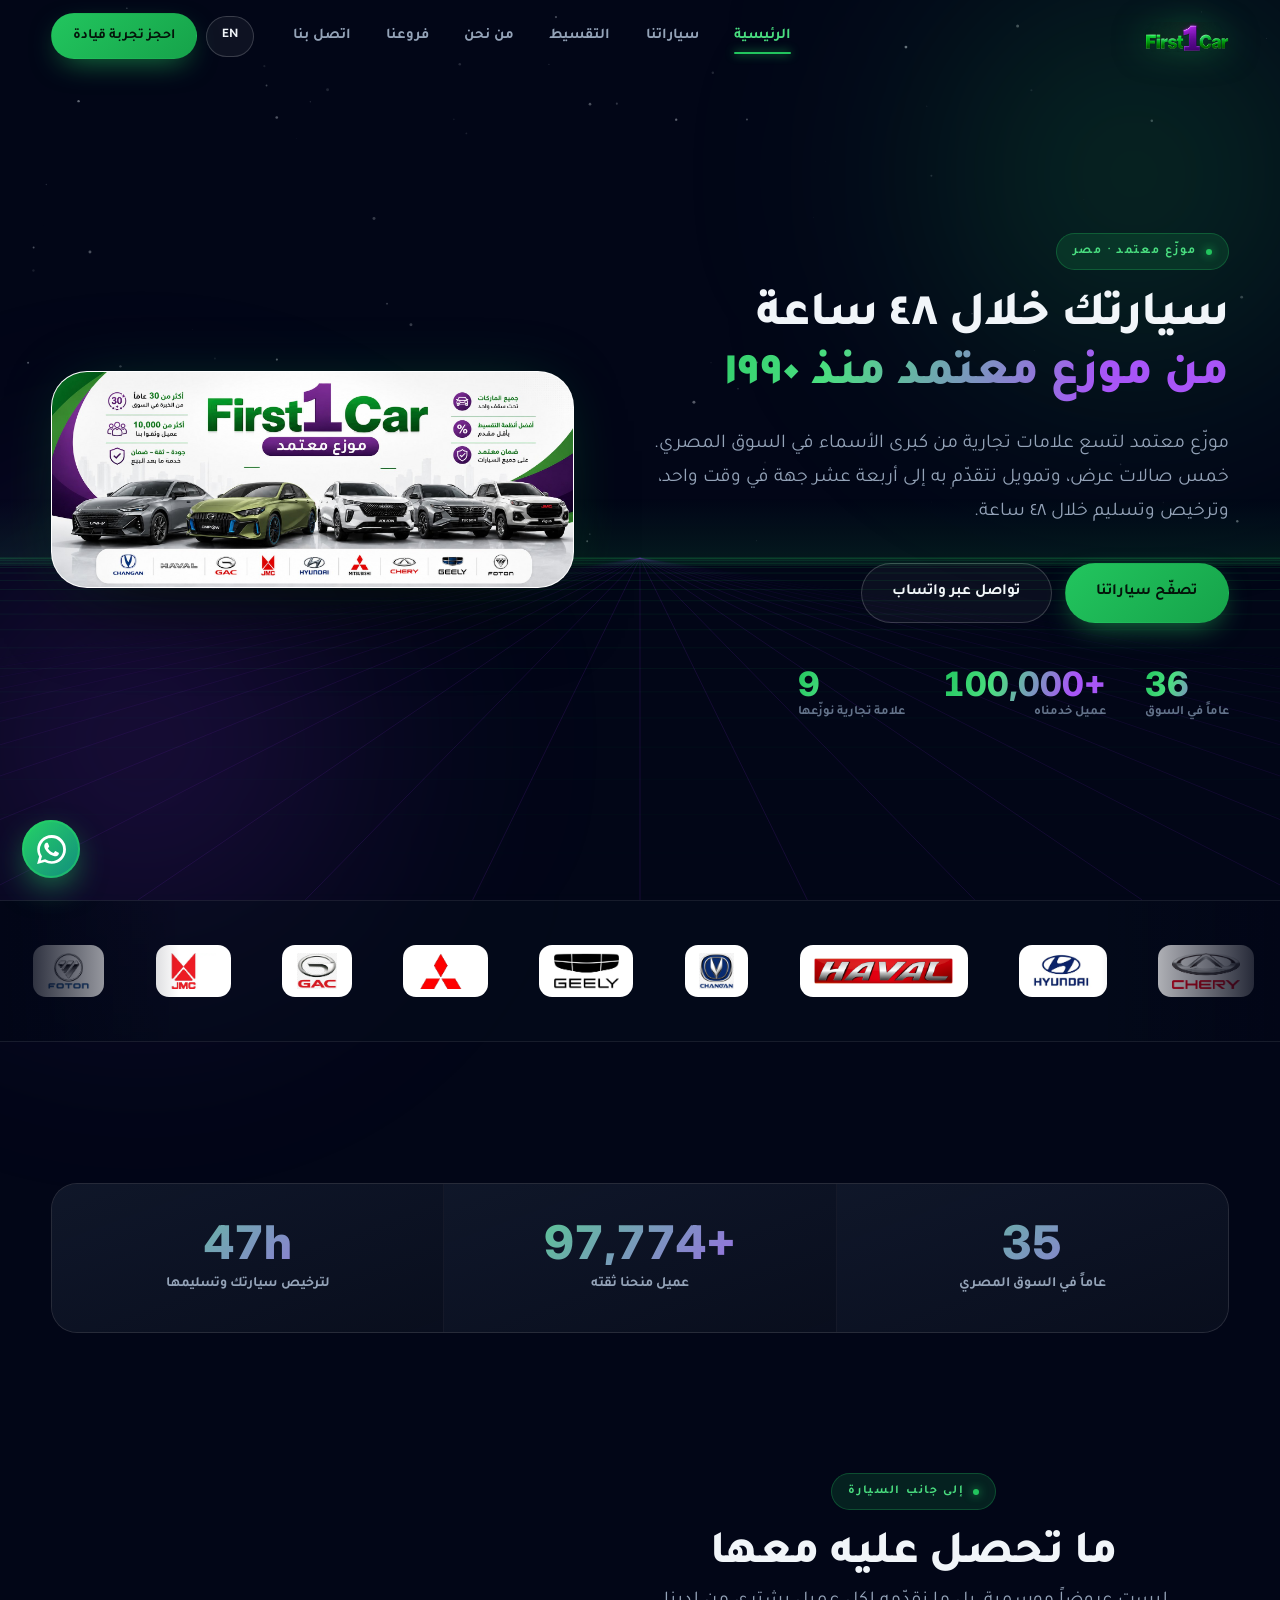
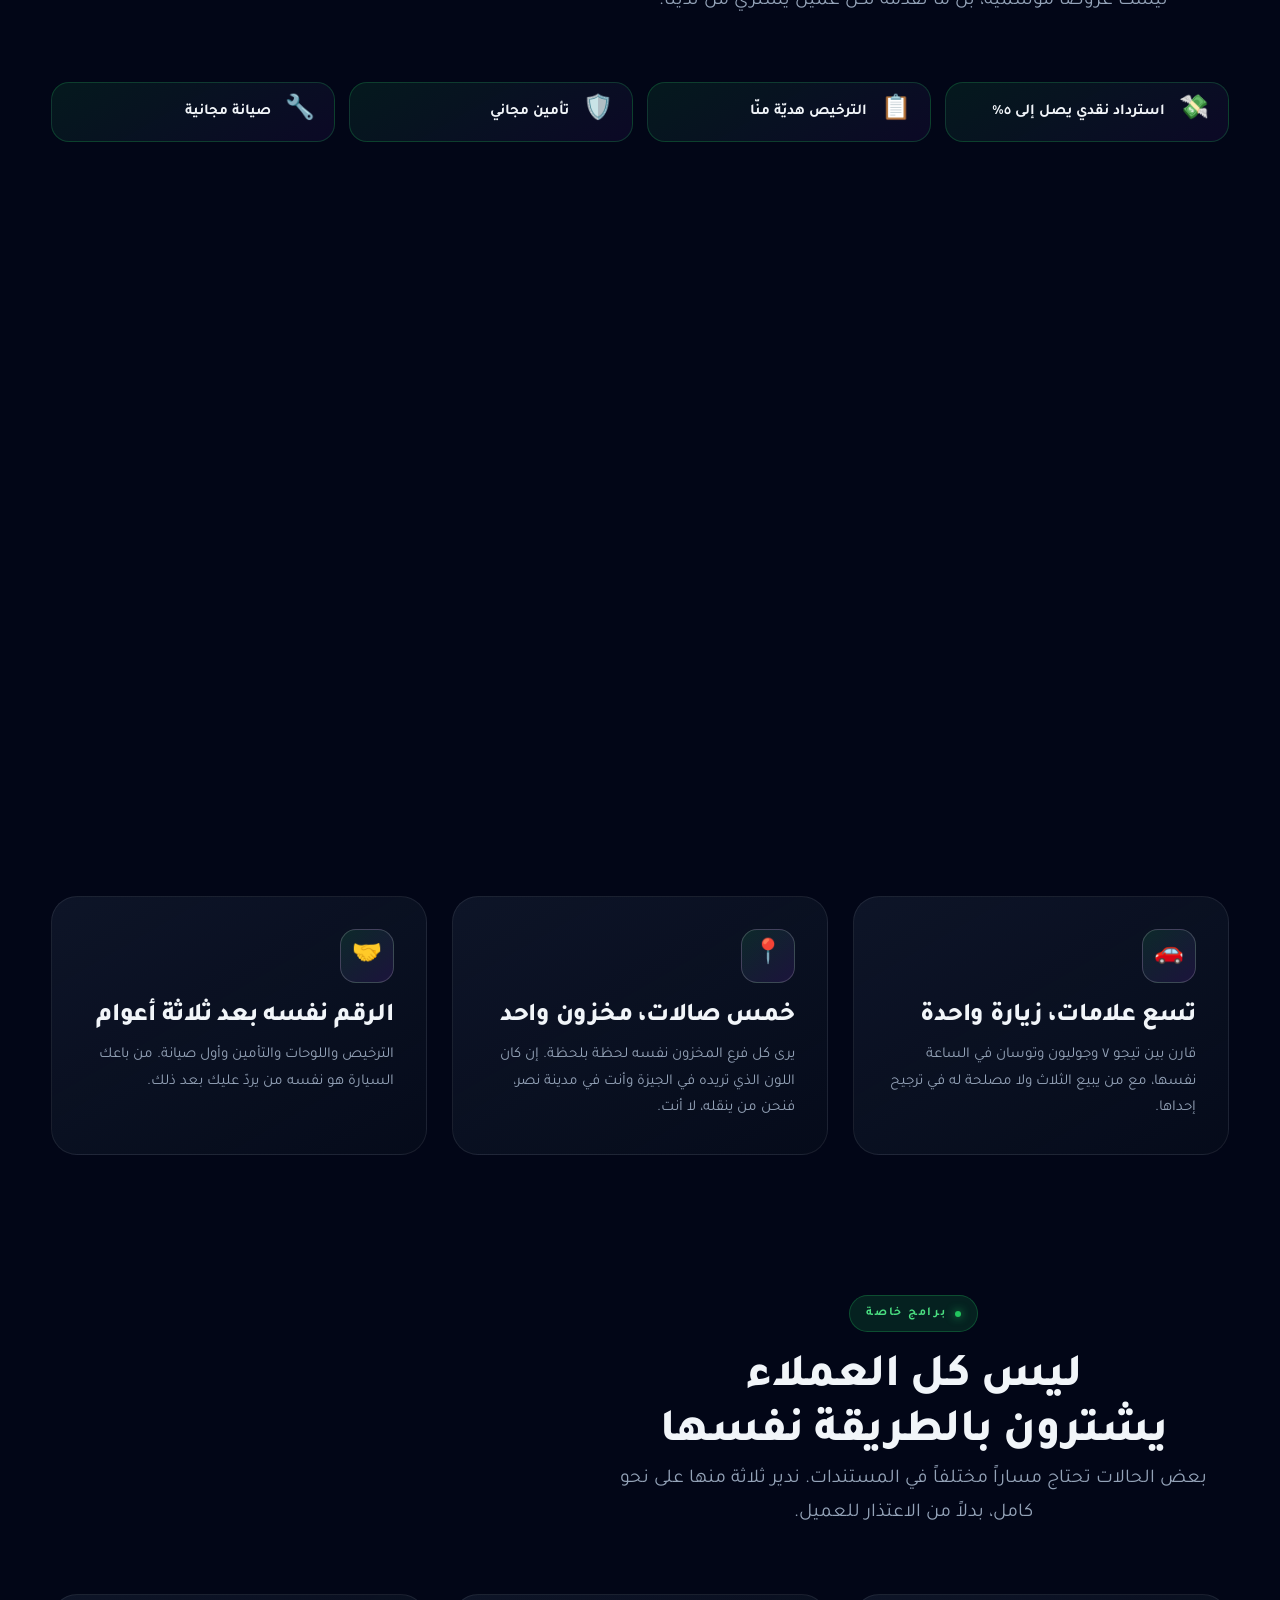
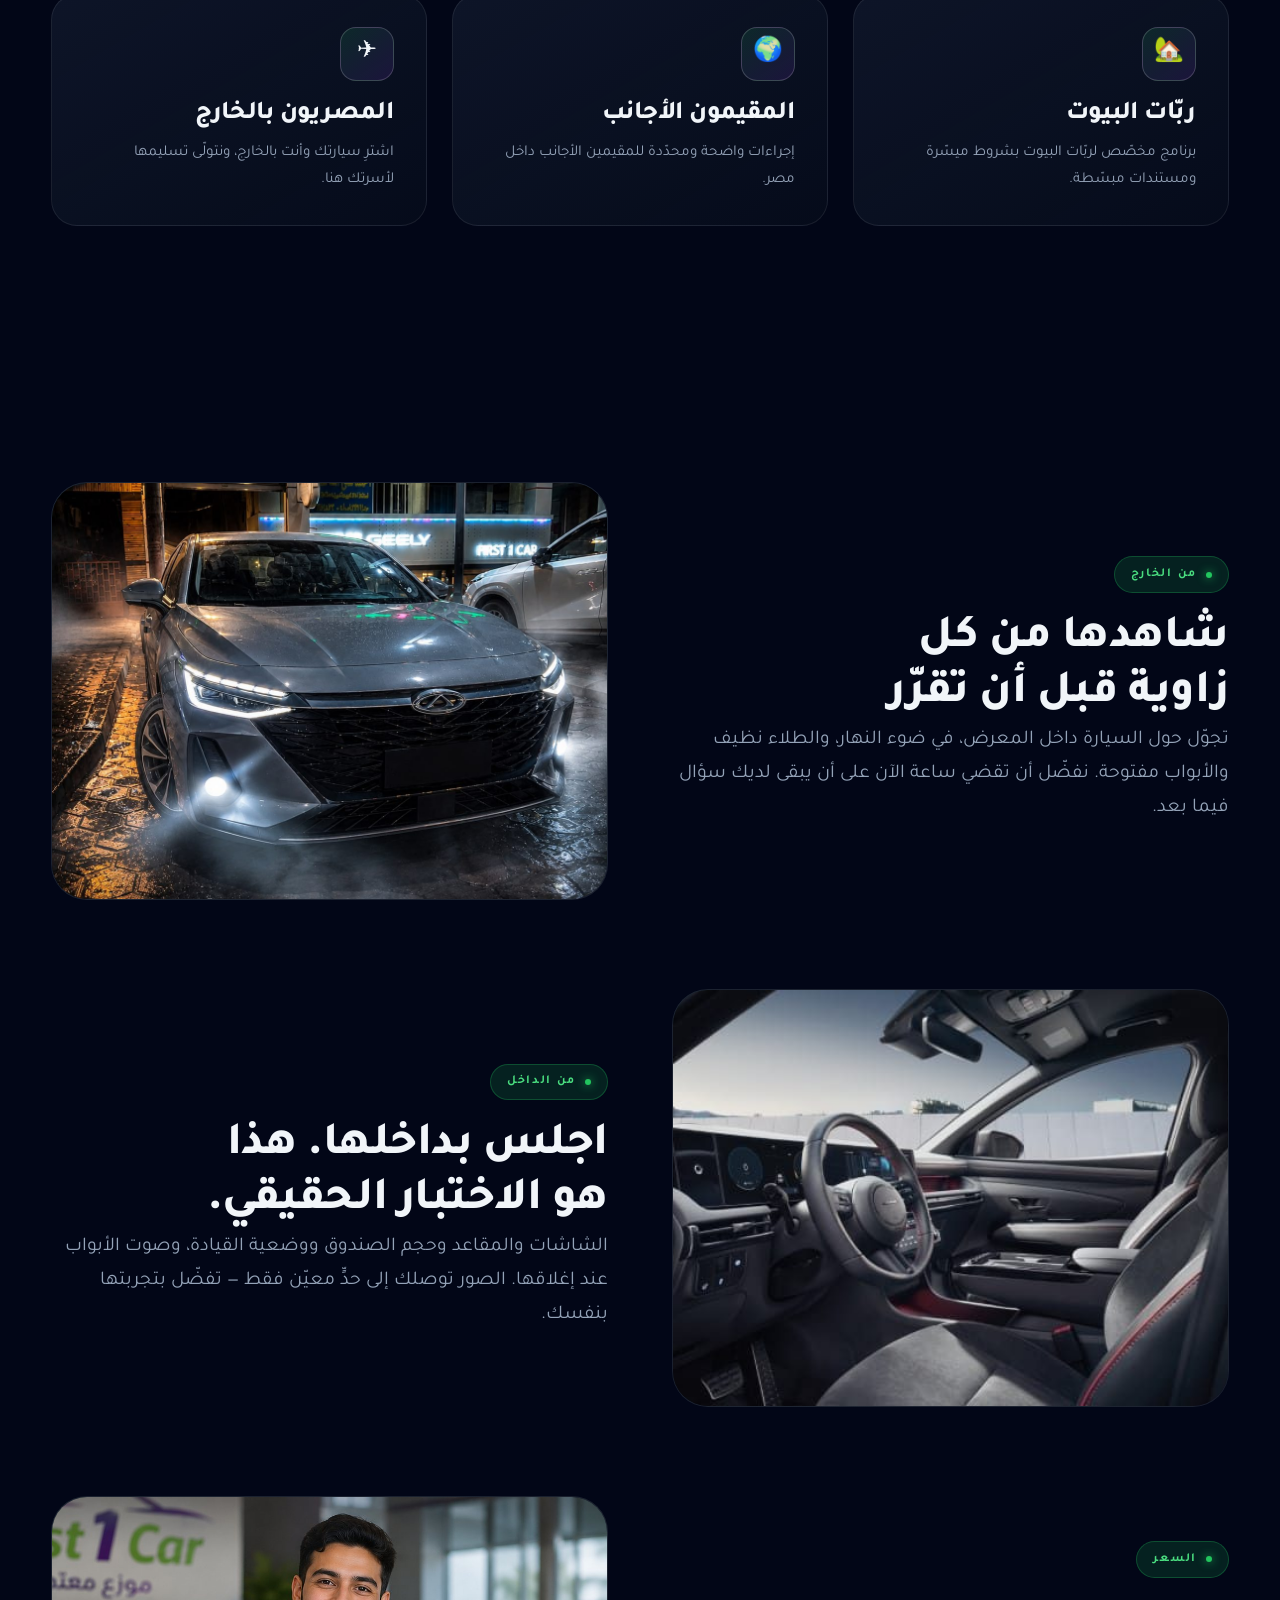
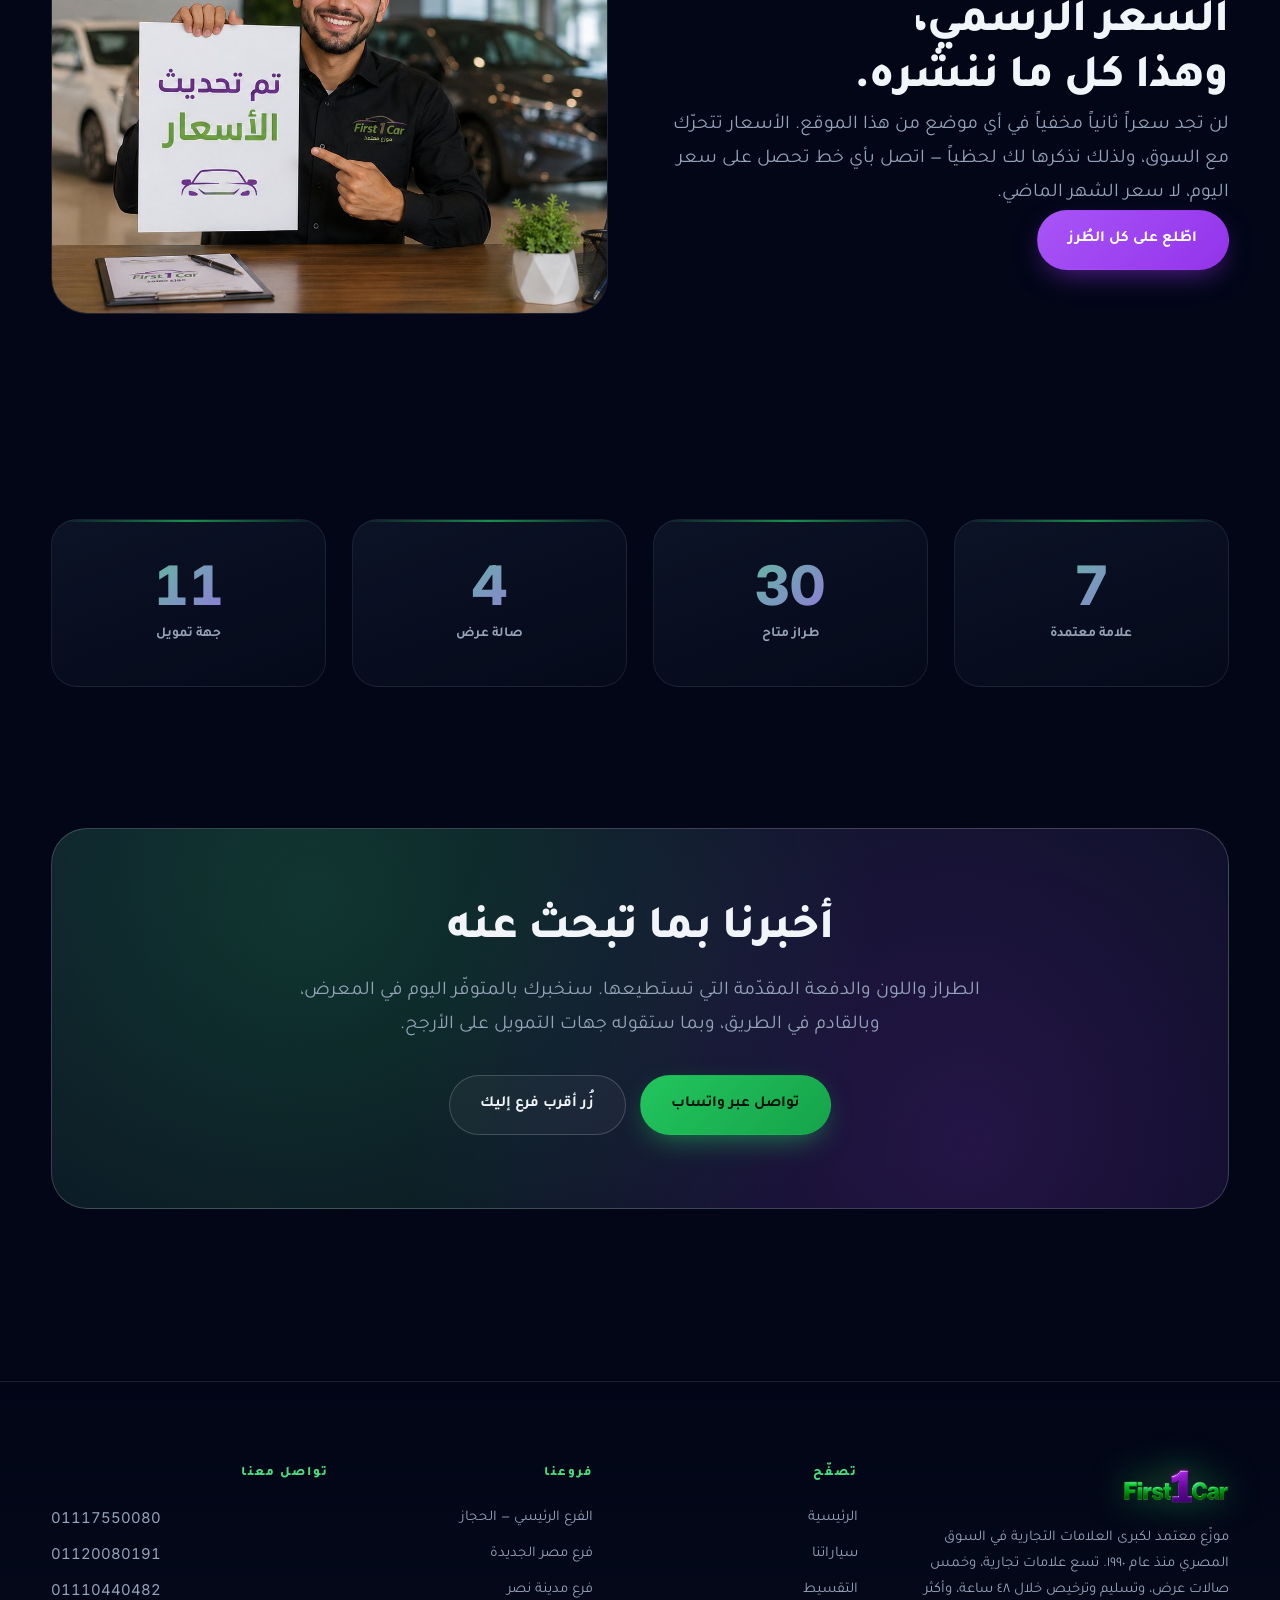
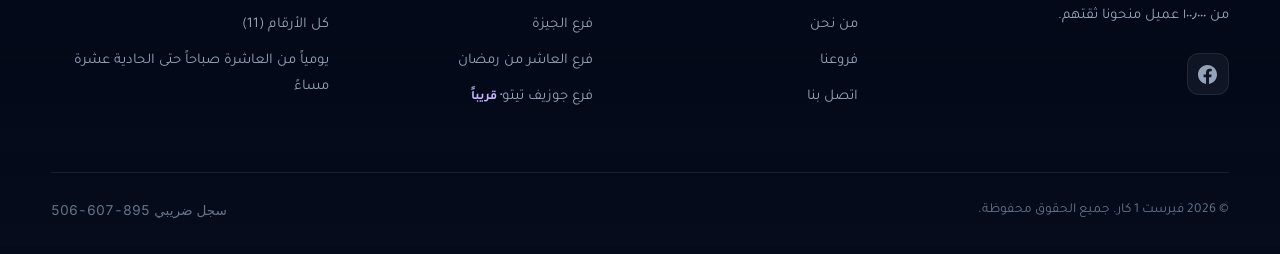
<file: index.html>
<!DOCTYPE html>
<html lang="ar" dir="rtl">
<head>
<meta charset="UTF-8">
<meta name="viewport" content="width=device-width,initial-scale=1,viewport-fit=cover">
<title>فيرست ١ كار — موزّع معتمد منذ ١٩٩٠ | First 1 Car</title>
<meta name="description" content="فيرست ١ كار — موزّع معتمد لكبرى العلامات التجارية في السوق المصري منذ عام ١٩٩٠. تسع علامات، وخمس صالات عرض، وتسليم وترخيص خلال ٤٨ ساعة، وتمويل من ١٤ جهة.">
<meta name="theme-color" content="#020617">

<meta property="og:type" content="website">
<meta property="og:title" content="فيرست ١ كار — موزّع معتمد منذ عام ١٩٩٠">
<meta property="og:description" content="تسع علامات تجارية، وخمس صالات عرض، وتسليم وترخيص خلال ٤٨ ساعة، وأكثر من ١٠٠٫٠٠٠ عميل.">
<meta property="og:image" content="assets/img/brand-lineup.jpg">
<meta name="twitter:card" content="summary_large_image">

<link rel="icon" href="assets/img/logo.png">
<link rel="preconnect" href="https://fonts.googleapis.com">
<link rel="preconnect" href="https://fonts.gstatic.com" crossorigin>
<link href="https://fonts.googleapis.com/css2?family=Inter:wght@400;500;600;700;800&family=Tajawal:wght@400;500;700;800&display=swap" rel="stylesheet">
<style>
/* Critical fallback, inline on purpose: if the external stylesheets fail to
   load (a partial upload, a bad path) the page still renders dark and
   readable instead of as a bare white document. */
html{background:#020617}
body{margin:0;background:#020617;color:#f1f5f9;
     font-family:'Tajawal',Tahoma,Arial,sans-serif;line-height:1.75}
img{max-width:100%;display:block}
</style>
<link rel="stylesheet" href="assets/css/base.css">
<link rel="stylesheet" href="assets/css/components.css">
<link rel="stylesheet" href="assets/css/pages.css">
</head>
<body>

<canvas id="bg-canvas"></canvas>
<div class="bg-orb g"></div>
<div class="bg-orb v"></div>

<div id="site-header"></div>

<main>

  <!-- ═══ HERO ═══════════════════════════════════════════════════════ -->
  <section class="hero">
    <div class="hero-inner">

      <div class="hero-copy">
        <span class="eyebrow" data-en="Authorised distributor · Egypt">موزّع معتمد · مصر</span>

        <h1>
          <span class="line"><span data-en="Your car in 48 hours">سيارتك خلال ٤٨ ساعة</span></span>
          <span class="line"><span class="grad" data-en="from a distributor since 1990">من موزّع معتمد منذ ١٩٩٠</span></span>
        </h1>

        <p class="lead" data-en="An authorised distributor for nine of the leading brands in the Egyptian market. Five showrooms, financing filed with fourteen banks at once, and licensing and delivery within 48 hours.">
          موزّع معتمد لتسع علامات تجارية من كبرى الأسماء في السوق المصري. خمس صالات عرض،
          وتمويل نتقدّم به إلى أربعة عشر جهة في وقت واحد، وترخيص وتسليم خلال ٤٨ ساعة.
        </p>

        <div class="hero-cta">
          <a class="btn btn-primary" href="cars.html" data-en="Browse our cars">تصفّح سياراتنا</a>
          <a class="btn btn-ghost js-wa" href="#" data-en="Ask on WhatsApp">تواصل عبر واتساب</a>
        </div>

        <div class="hero-trust">
          <div>
            <b class="num grad" data-count="36" data-suffix="">0</b>
            <small data-en="Years in the market">عاماً في السوق</small>
          </div>
          <div>
            <b class="num grad" data-count="100000" data-suffix="+">0</b>
            <small data-en="Customers served">عميل خدمناه</small>
          </div>
          <div>
            <b class="num grad" data-count="9" data-suffix="">0</b>
            <small data-en="Brands we distribute">علامة تجارية نوزّعها</small>
          </div>
        </div>
      </div>

      <div class="hero-stage">
        <div class="streaks">
          <span class="streak" style="top:28%;inset-inline-start:0;width:40%;animation-delay:0s"></span>
          <span class="streak" style="top:52%;inset-inline-start:0;width:55%;animation-delay:.9s"></span>
          <span class="streak" style="top:71%;inset-inline-start:0;width:32%;animation-delay:1.7s"></span>
        </div>
        <img class="car-art" src="assets/img/car-hero.svg" alt="" width="800" height="400">
        <div class="car-pad"></div>
      </div>

    </div>

    <div class="scroll-hint">
      <i></i>
      <span data-en="Scroll">تابع للأسفل</span>
    </div>
  </section>

  <!-- ═══ BRAND MARQUEE ══════════════════════════════════════════════ -->
  <div class="marquee-wrap">
    <div class="marquee" id="marquee"></div>
  </div>

  <!-- ═══ CREDENTIALS ════════════════════════════════════════════════ -->
  <section class="section">
    <div class="shell">
      <div class="creds reveal">
        <div class="cred">
          <b class="num" data-count="36" data-suffix="">0</b>
          <small data-en="Years in the Egyptian market">عاماً في السوق المصري</small>
        </div>
        <div class="cred">
          <b class="num" data-count="100000" data-suffix="+">0</b>
          <small data-en="Customers who trusted us">عميل منحنا ثقته</small>
        </div>
        <div class="cred">
          <b class="num" data-count="48" data-suffix="h">0</b>
          <small data-en="To licence and deliver your car">لترخيص سيارتك وتسليمها</small>
        </div>
      </div>
    </div>
  </section>

  <!-- ═══ WHAT YOU GET ═══════════════════════════════════════════════ -->
  <section class="section" style="padding-top:0">
    <div class="shell">
      <div class="section-head center reveal">
        <span class="eyebrow" data-en="Alongside the car">إلى جانب السيارة</span>
        <h2 data-en="What comes with it">ما تحصل عليه معها</h2>
        <p class="lead" data-en="These are not seasonal gimmicks. They are what we put on the table for every customer who buys from us.">
          ليست عروضاً موسمية، بل ما نقدّمه لكل عميل يشتري من لدينا.
        </p>
      </div>
      <div class="perks reveal" id="perks"></div>
    </div>
  </section>

  <!-- ═══ WHY US ═════════════════════════════════════════════════════ -->
  <section class="section" style="padding-top:0">
    <div class="shell">
      <div class="section-head center reveal">
        <span class="eyebrow" data-en="Why First 1 Car">لماذا فيرست ١ كار</span>
        <h2 data-en="Thirty-six years serving the Egyptian market">ستة وثلاثون عاماً في خدمة السوق المصري</h2>
        <p class="lead" data-en="In this market, showrooms open and close every season. We have been here since 1990, and we still answer the same telephone numbers.">
          في هذا السوق تُفتتح معارض وتُغلق كل موسم. نحن هنا منذ عام ١٩٩٠،
          وما زلنا نردّ على أرقام الهاتف نفسها.
        </p>
      </div>

      <div class="grid grid-3">
        <article class="card reveal">
          <div class="f-icon">📜</div>
          <h3 data-en="Authorised, not a broker">موزّع معتمد، لا وسيط</h3>
          <p data-en="We are an authorised distributor for the brands we sell. The car reaches you through the agency, with the agency's warranty and its service book.">
            نحن موزّع معتمد للعلامات التي نبيعها. تصلك السيارة عن طريق الوكيل،
            بضمان الوكيل ودفتر الصيانة الرسمي.
          </p>
        </article>

        <article class="card reveal" data-delay="1">
          <div class="f-icon">⚡</div>
          <h3 data-en="Licensed and delivered in 48 hours">ترخيص وتسليم خلال ٤٨ ساعة</h3>
          <p data-en="Not &quot;soon&quot;, not &quot;next week&quot;. Two days from signature to plates on the car, for anything we hold in stock.">
            ليس «قريباً» ولا «الأسبوع القادم». يومان من التوقيع حتى تركيب اللوحات،
            لأي سيارة متوفّرة لدينا.
          </p>
        </article>

        <article class="card reveal" data-delay="2">
          <div class="f-icon">🏦</div>
          <h3 data-en="Fourteen banks, filed in parallel">أربعة عشر جهة تمويل، في آنٍ واحد</h3>
          <p data-en="One set of documents goes to all of them together. Every answer comes back to you and you choose the best, instead of waiting in a single queue.">
            مجموعة مستندات واحدة تُقدَّم إليها جميعاً معاً. تصلك كل الردود فتختار أفضلها،
            بدلاً من الانتظار في طابور واحد.
          </p>
        </article>

        <article class="card reveal">
          <div class="f-icon">🚗</div>
          <h3 data-en="Nine brands, one visit">تسع علامات، زيارة واحدة</h3>
          <p data-en="Compare a Tiggo 7 against a Jolion against a Tucson in the same hour, with someone who sells all three and has no reason to steer you towards one.">
            قارن بين تيجو ٧ وجوليون وتوسان في الساعة نفسها، مع من يبيع الثلاث
            ولا مصلحة له في ترجيح إحداها.
          </p>
        </article>

        <article class="card reveal" data-delay="1">
          <div class="f-icon">📍</div>
          <h3 data-en="Five showrooms, one stock list">خمس صالات، مخزون واحد</h3>
          <p data-en="Every branch sees the same live stock. If the colour you want is in Giza and you are in Nasr City, we are the ones who move it, not you.">
            يرى كل فرع المخزون نفسه لحظة بلحظة. إن كان اللون الذي تريده في الجيزة
            وأنت في مدينة نصر، فنحن من ينقله، لا أنت.
          </p>
        </article>

        <article class="card reveal" data-delay="2">
          <div class="f-icon">🤝</div>
          <h3 data-en="The same number, three years later">الرقم نفسه بعد ثلاثة أعوام</h3>
          <p data-en="Licensing, plates, insurance, the first service. The person who sold you the car is the one who answers afterwards.">
            الترخيص واللوحات والتأمين وأول صيانة. من باعك السيارة هو نفسه
            من يردّ عليك بعد ذلك.
          </p>
        </article>
      </div>
    </div>
  </section>

  <!-- ═══ PROGRAMMES ═════════════════════════════════════════════════ -->
  <section class="section" style="padding-top:0">
    <div class="shell">
      <div class="section-head center reveal">
        <span class="eyebrow" data-en="Special programmes">برامج خاصة</span>
        <h2 data-en="Not everyone buys a car the same way">ليس كل العملاء يشترون بالطريقة نفسها</h2>
        <p class="lead" data-en="Some cases need a different route through the paperwork. We run three of them properly, instead of turning people away.">
          بعض الحالات تحتاج مساراً مختلفاً في المستندات. ندير ثلاثة منها على نحو كامل،
          بدلاً من الاعتذار للعميل.
        </p>
      </div>
      <div class="grid grid-3" id="programs"></div>
    </div>
  </section>

  <!-- ═══ SHOWCASE ═══════════════════════════════════════════════════ -->
  <section class="showcase">
    <div class="shell">

      <div class="showcase-row reveal">
        <div class="showcase-copy">
          <span class="eyebrow" data-en="The exterior">من الخارج</span>
          <h2 data-en="Every angle, before you commit">شاهدها من كل زاوية قبل أن تقرّر</h2>
          <p class="lead" data-en="Walk around the car in the showroom, in daylight, with the paint clean and the doors open. We would rather you spend an hour now than be left with a question later.">
            تجوّل حول السيارة داخل المعرض، في ضوء النهار، والطلاء نظيف والأبواب مفتوحة.
            نفضّل أن تقضي ساعة الآن على أن يبقى لديك سؤال فيما بعد.
          </p>
        </div>
        <div class="showcase-media" data-photo="exterior">
          <div class="ph"><div class="ph-inner"><span>🚘</span>
            <small data-en="Exterior photo — set photos.exterior in data.js">صورة السيارة من بره — حدّد photos.exterior في data.js</small>
          </div></div>
        </div>
      </div>

      <div class="showcase-row reveal">
        <div class="showcase-copy">
          <span class="eyebrow" data-en="The interior">من الداخل</span>
          <h2 data-en="Sit in it. That is the real test.">اجلس بداخلها. هذا هو الاختبار الحقيقي.</h2>
          <p class="lead" data-en="Screens, seats, boot space, the driving position, the sound of the doors as they close. Photographs take you only so far — come and try it.">
            الشاشات والمقاعد وحجم الصندوق ووضعية القيادة، وصوت الأبواب عند إغلاقها.
            الصور توصلك إلى حدٍّ معيّن فقط — تفضّل بتجربتها بنفسك.
          </p>
        </div>
        <div class="showcase-media" data-photo="interior">
          <div class="ph"><div class="ph-inner"><span>🪑</span>
            <small data-en="Interior photo — set photos.interior in data.js">صورة من جوه — حدّد photos.interior في data.js</small>
          </div></div>
        </div>
      </div>

      <div class="showcase-row reveal">
        <div class="showcase-copy">
          <span class="eyebrow" data-en="The price">السعر</span>
          <h2 data-en="The official price. That is all we publish.">السعر الرسمي، وهذا كل ما ننشره.</h2>
          <p class="lead" data-en="You will not find a second price hidden anywhere on this site. Prices move with the market, so we quote them live — call any line and you receive today's figure, not last month's.">
            لن تجد سعراً ثانياً مخفياً في أي موضع من هذا الموقع. الأسعار تتحرّك مع السوق،
            ولذلك نذكرها لك لحظياً — اتصل بأي خط تحصل على سعر اليوم، لا سعر الشهر الماضي.
          </p>
          <a class="btn btn-violet" href="cars.html" data-en="See all the models">اطّلع على كل الطُرز</a>
        </div>
        <div class="showcase-media" data-photo="showroom">
          <div class="ph"><div class="ph-inner"><span>🏷️</span>
            <small data-en="Showroom photo — set photos.showroom in data.js">صورة المعرض — حدّد photos.showroom في data.js</small>
          </div></div>
        </div>
      </div>

    </div>
  </section>

  <!-- ═══ STATS ══════════════════════════════════════════════════════ -->
  <section class="section" style="padding-top:0">
    <div class="shell">
      <div class="grid grid-4" id="stats"></div>
    </div>
  </section>

  <!-- ═══ CTA ════════════════════════════════════════════════════════ -->
  <section class="section" style="padding-top:0">
    <div class="shell">
      <div class="cta-band reveal">
        <h2 data-en="Tell us what you are looking for">أخبرنا بما تبحث عنه</h2>
        <p class="lead" data-en="The model, the colour, and the down payment you can manage. We will tell you what is on the floor today, what is on its way, and what the banks are likely to say.">
          الطراز واللون والدفعة المقدّمة التي تستطيعها. سنخبرك بالمتوفّر اليوم في المعرض،
          وبالقادم في الطريق، وبما ستقوله جهات التمويل على الأرجح.
        </p>
        <div class="hero-cta">
          <a class="btn btn-primary js-wa" href="#" data-en="Chat on WhatsApp">تواصل عبر واتساب</a>
          <a class="btn btn-ghost" href="branches.html" data-en="Visit a showroom">زُر أقرب فرع إليك</a>
        </div>
      </div>
    </div>
  </section>

</main>

<div id="site-footer"></div>

<script src="assets/js/data.js"></script>
<script src="assets/js/site.js"></script>
<script src="assets/js/bg.js"></script>
<script>
/* perks, programmes and the stat row all read straight from SITE */
(function () {
  var esc = window.esc, tr = window.tr;

  function render() {
    var lang = window.currentLang();

    document.getElementById('perks').innerHTML = SITE.perks.map(function (p) {
      return '<div class="perk"><span>' + p.icon + '</span><b>' + esc(tr(p)) + '</b></div>';
    }).join('');

    document.getElementById('programs').innerHTML = SITE.programs.map(function (p, i) {
      return '<article class="card reveal in"' + (i ? ' data-delay="' + i + '"' : '') + '>' +
               '<div class="f-icon">' + p.icon + '</div>' +
               '<h3>' + esc(tr(p)) + '</h3>' +
               '<p>' + esc(lang === 'ar' ? p.dar : p.den) + '</p>' +
             '</article>';
    }).join('');

    var st = SITE.stats;
    var cells = [
      [st.brands,   { ar: 'علامة معتمدة',   en: 'Authorised brands' }],
      [st.models,   { ar: 'طراز متاح',      en: 'Models available' }],
      [st.branches, { ar: 'صالة عرض',      en: 'Showrooms' }],
      [st.banks,    { ar: 'جهة تمويل',     en: 'Finance partners' }]
    ];
    document.getElementById('stats').innerHTML = cells.map(function (c, i) {
      return '<div class="stat reveal in"' + (i ? ' data-delay="' + i + '"' : '') + '>' +
               '<b class="num" data-count="' + c[0] + '">0</b>' +
               '<small>' + esc(tr(c[1])) + '</small>' +
             '</div>';
    }).join('');

    // the shared counter observer only saw the markup that existed at boot
    document.querySelectorAll('#stats [data-count]').forEach(function (el) {
      el.textContent = Number(el.dataset.count).toLocaleString('en-US');
    });
  }

  document.addEventListener('langchange', render);
  render();
})();
</script>
</body>
</html>
</file>
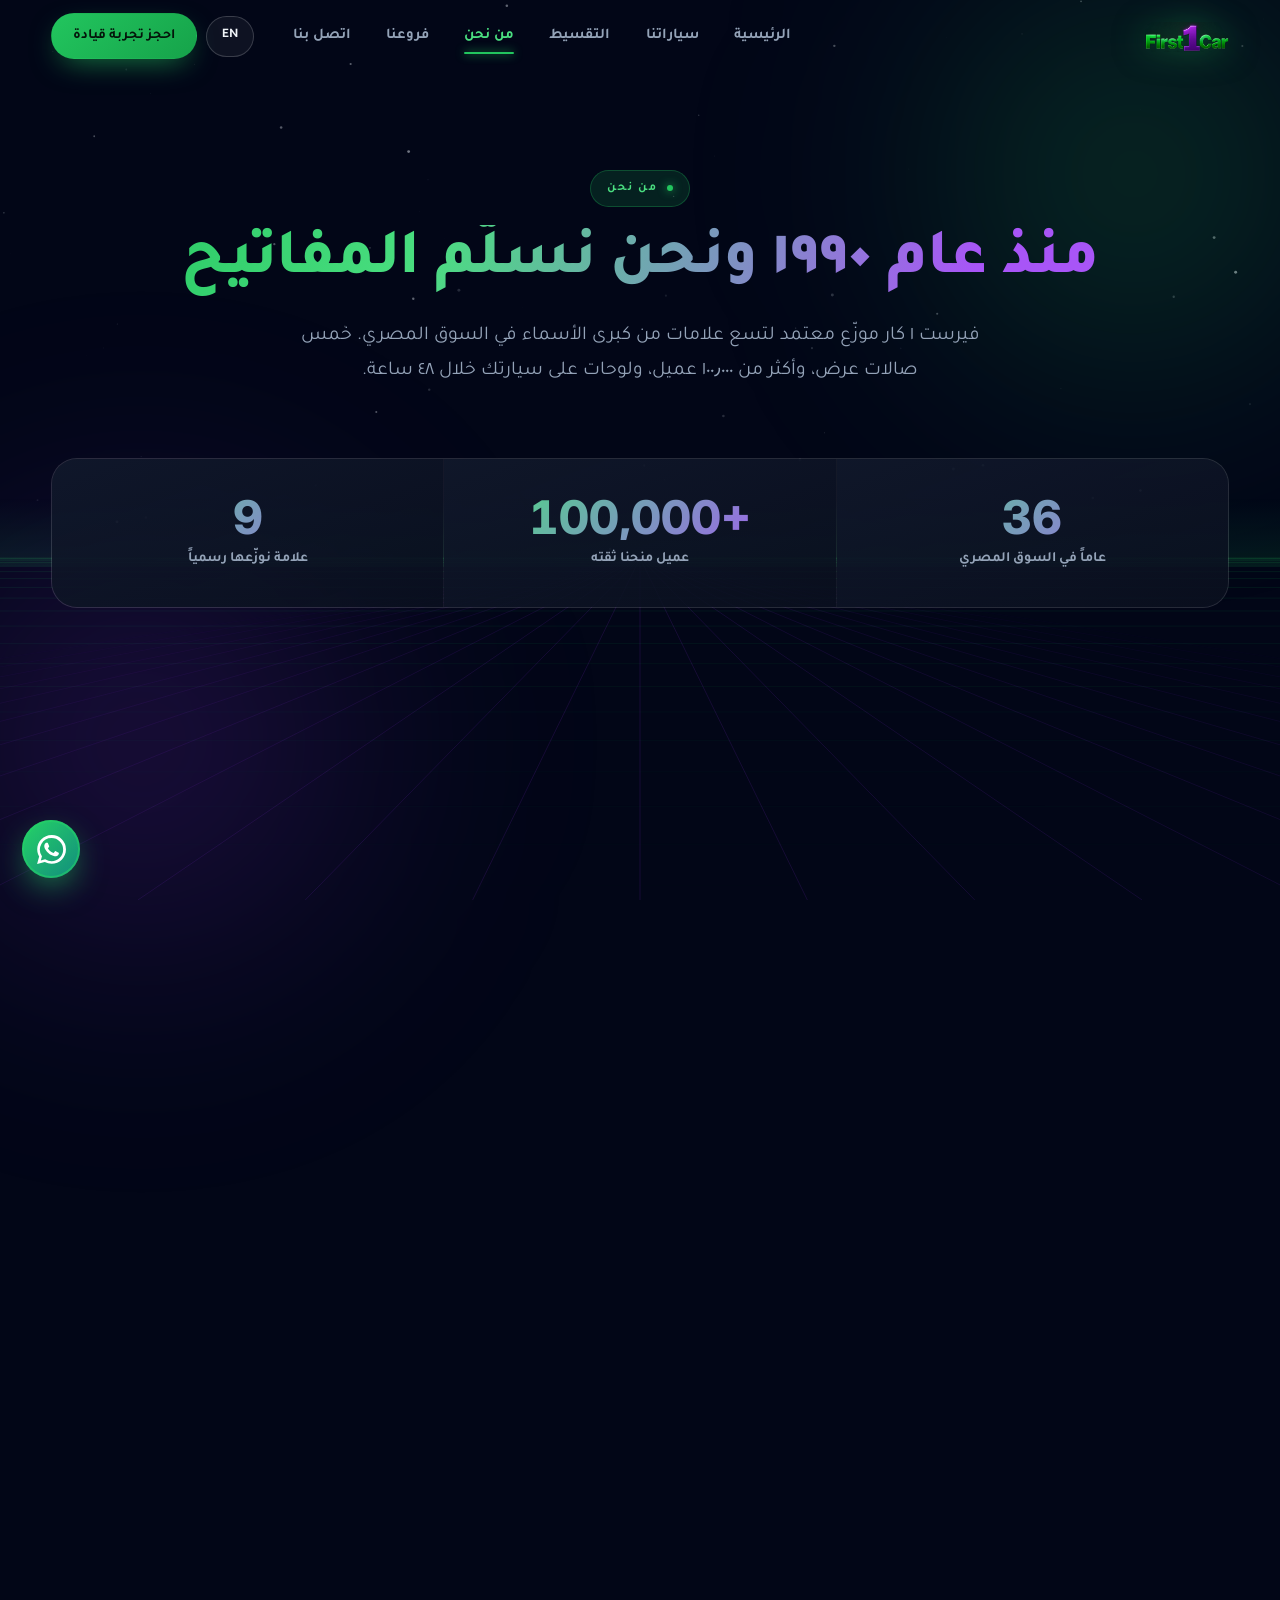
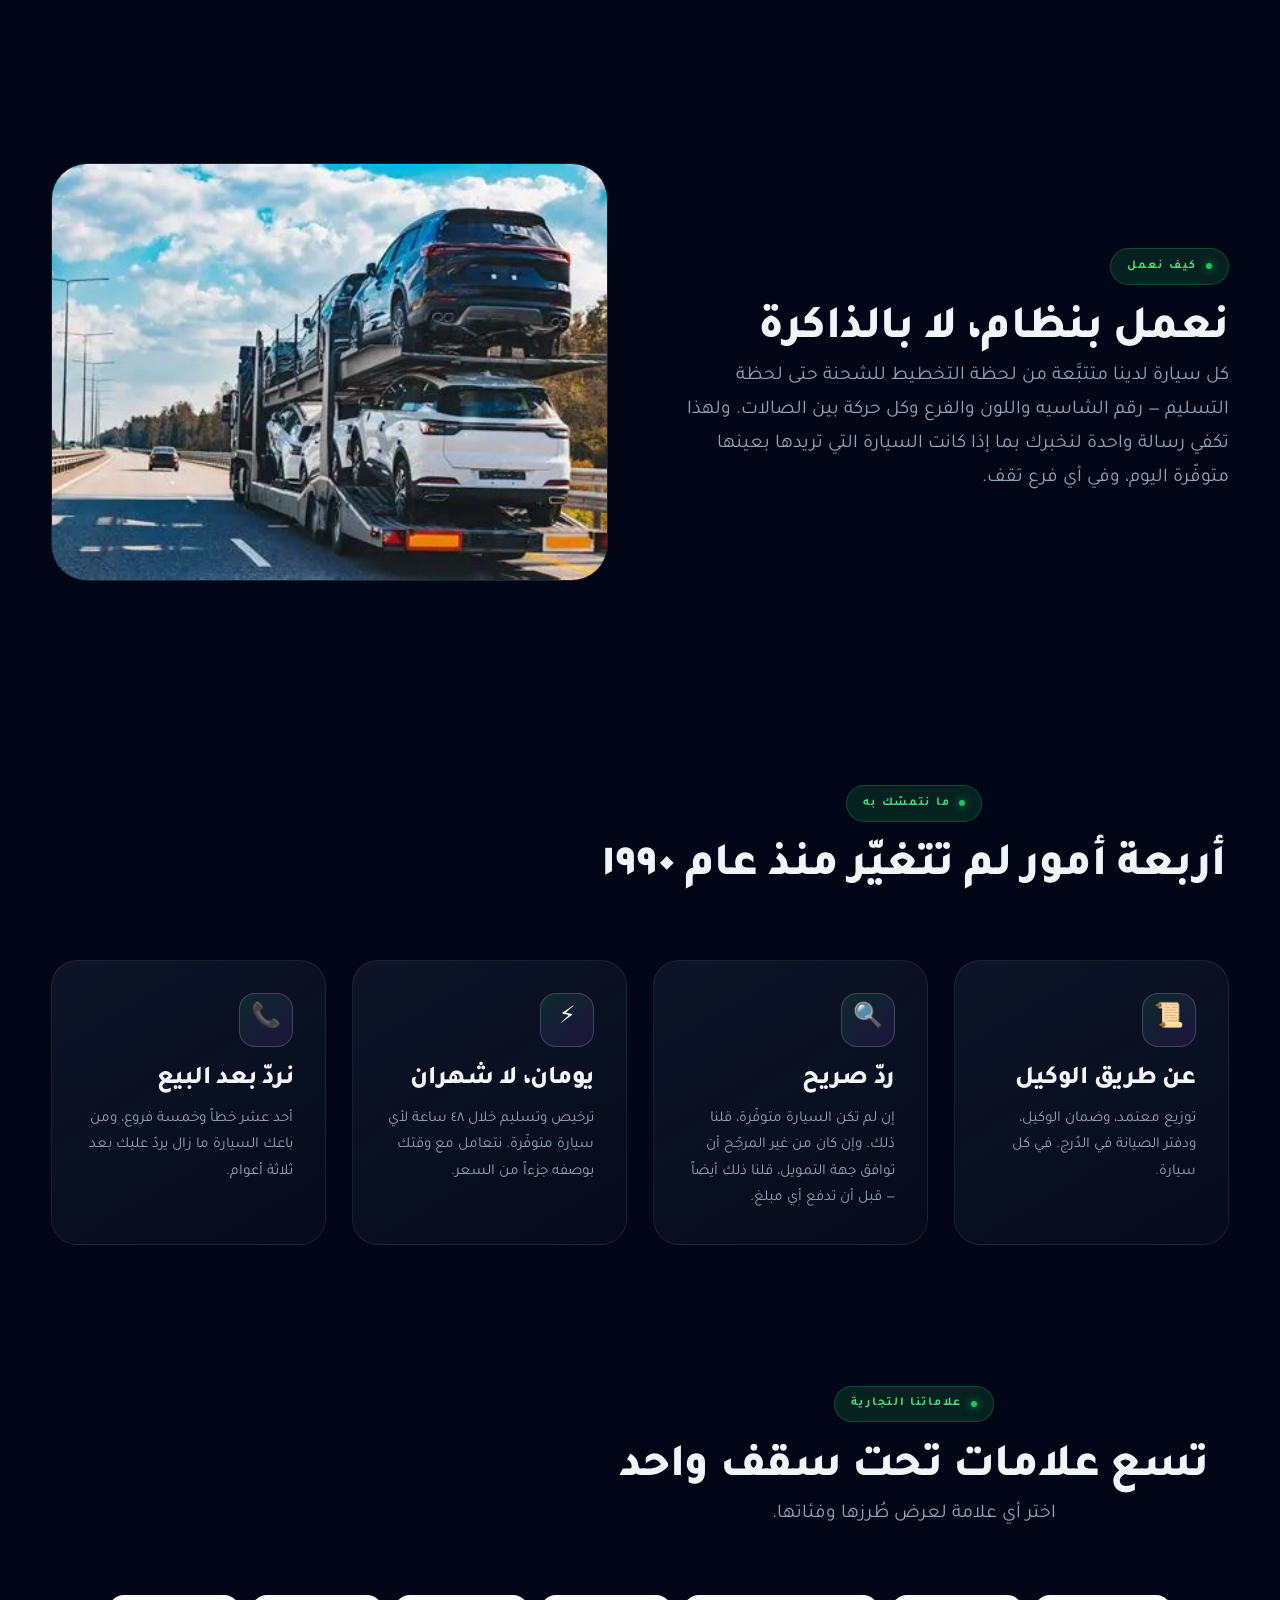
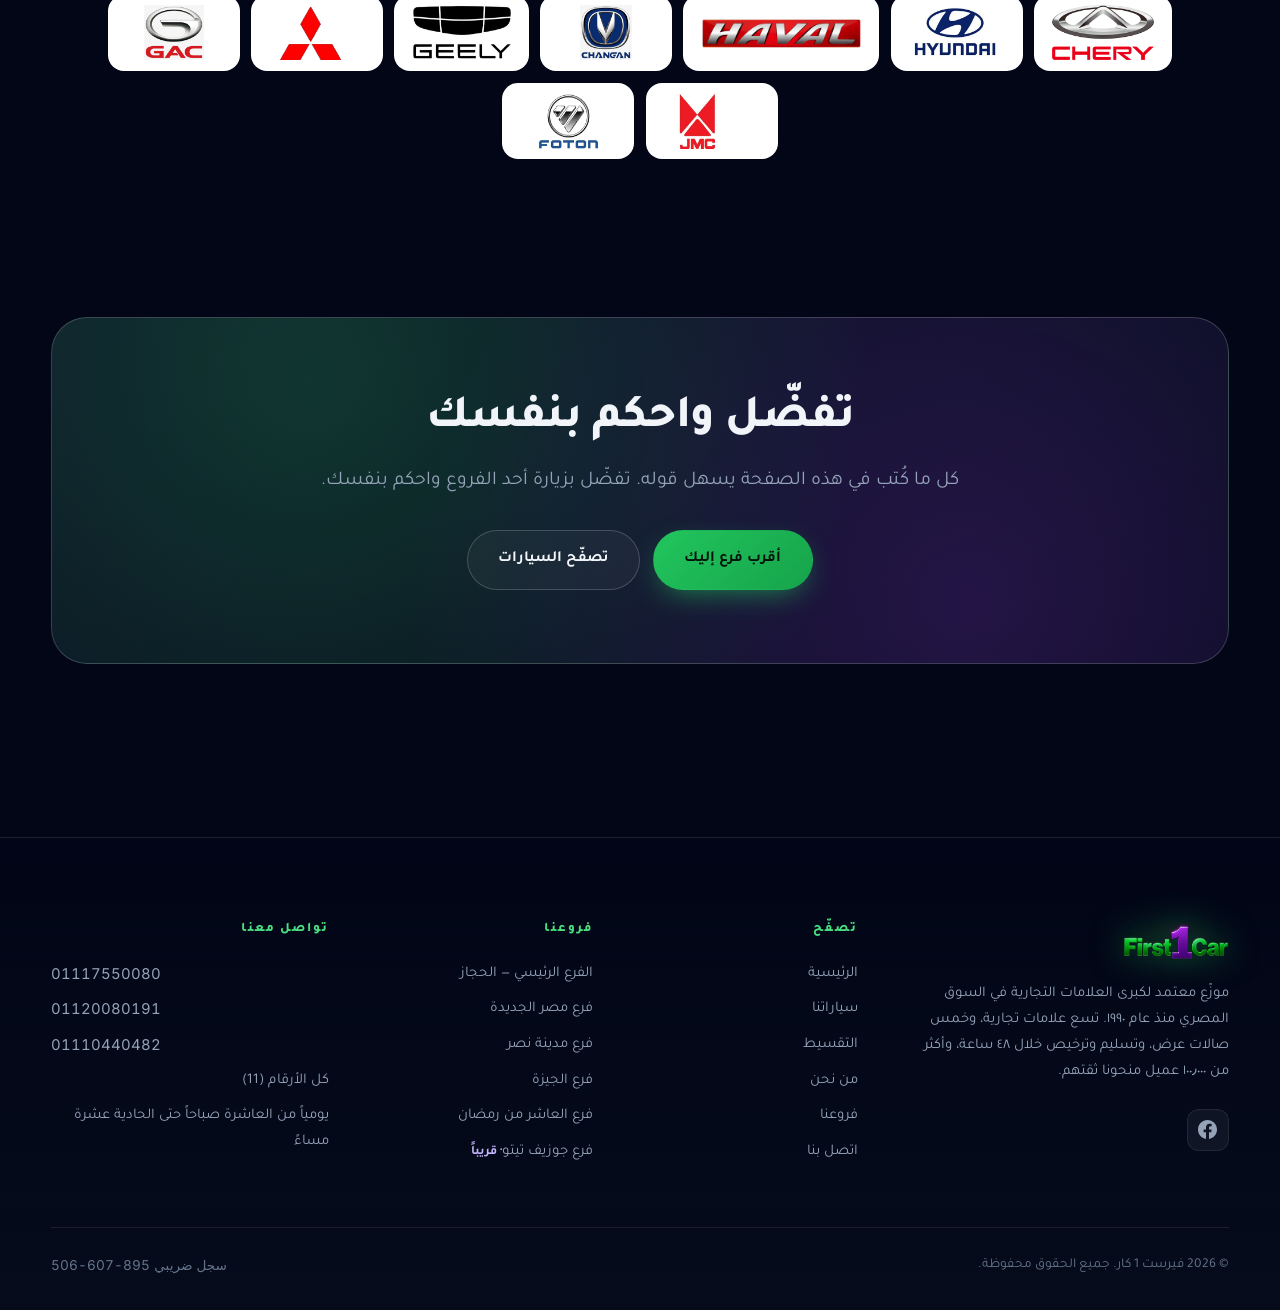
<file: about.html>
<!DOCTYPE html>
<html lang="ar" dir="rtl">
<head>
<meta charset="UTF-8">
<meta name="viewport" content="width=device-width,initial-scale=1,viewport-fit=cover">
<title>من نحن — منذ عام ١٩٩٠ في السوق المصري | فيرست ١ كار</title>
<meta name="description" content="فيرست ١ كار — موزّع معتمد لكبرى العلامات التجارية في مصر منذ عام ١٩٩٠، وأكثر من ١٠٠٫٠٠٠ عميل، وخمس صالات عرض.">
<meta name="theme-color" content="#020617">
<link rel="icon" href="assets/img/logo.png">
<link rel="preconnect" href="https://fonts.googleapis.com">
<link rel="preconnect" href="https://fonts.gstatic.com" crossorigin>
<link href="https://fonts.googleapis.com/css2?family=Inter:wght@400;500;600;700;800&family=Tajawal:wght@400;500;700;800&display=swap" rel="stylesheet">
<style>
/* Critical fallback, inline on purpose: if the external stylesheets fail to
   load (a partial upload, a bad path) the page still renders dark and
   readable instead of as a bare white document. */
html{background:#020617}
body{margin:0;background:#020617;color:#f1f5f9;
     font-family:'Tajawal',Tahoma,Arial,sans-serif;line-height:1.75}
img{max-width:100%;display:block}
</style>
<link rel="stylesheet" href="assets/css/base.css">
<link rel="stylesheet" href="assets/css/components.css">
<link rel="stylesheet" href="assets/css/pages.css">
</head>
<body>

<canvas id="bg-canvas"></canvas>
<div class="bg-orb g"></div>
<div class="bg-orb v"></div>

<div id="site-header"></div>

<main>
  <section class="page-hero">
    <div class="shell">
      <span class="eyebrow" data-en="About us">من نحن</span>
      <h1 class="grad" data-en="Since 1990, handing over keys">منذ عام ١٩٩٠ ونحن نسلّم المفاتيح</h1>
      <p class="lead" data-en="First 1 Car is an authorised distributor for nine of the leading brands in the Egyptian market. Five showrooms, more than 100,000 customers, and plates on your car within 48 hours.">
        فيرست ١ كار موزّع معتمد لتسع علامات من كبرى الأسماء في السوق المصري.
        خمس صالات عرض، وأكثر من ١٠٠٫٠٠٠ عميل، ولوحات على سيارتك خلال ٤٨ ساعة.
      </p>
    </div>
  </section>

  <!-- ═══ CREDENTIALS ═══ -->
  <section class="section" style="padding-top:0">
    <div class="shell">
      <div class="creds reveal">
        <div class="cred">
          <b class="num" data-count="36" data-suffix="">0</b>
          <small data-en="Years in the Egyptian market">عاماً في السوق المصري</small>
        </div>
        <div class="cred">
          <b class="num" data-count="100000" data-suffix="+">0</b>
          <small data-en="Customers who trusted us">عميل منحنا ثقته</small>
        </div>
        <div class="cred">
          <b class="num" data-count="9">0</b>
          <small data-en="Brands we distribute officially">علامة نوزّعها رسمياً</small>
        </div>
      </div>
    </div>
  </section>

  <!-- ═══ STORY ═══ -->
  <section class="showcase" style="padding-top:0">
    <div class="shell">

      <div class="showcase-row reveal">
        <div class="showcase-copy">
          <span class="eyebrow" data-en="What 36 years buys">ماذا تعني ستة وثلاثون عاماً</span>
          <h2 data-en="Long enough to have seen every version of this market">مدّة تكفي لنرى هذا السوق بكل أحواله</h2>
          <p class="lead" data-en="We have sold through devaluations, import freezes, waiting lists that ran for a year, and seasons when nobody could get a car at any price. Showrooms that opened in the good years are gone. We are still here, on the same streets, answering the same numbers.">
            بعنا في أوقات التعويم، وفي فترات وقف الاستيراد، وفي قوائم انتظار بلغت عاماً كاملاً،
            وفي مواسم لم يجد فيها أحد سيارة بأي سعر. معارض افتُتحت في سنوات الرواج
            لم تعد موجودة. أمّا نحن فما زلنا هنا، في الشوارع نفسها، نردّ على الأرقام نفسها.
          </p>
        </div>
        <div class="showcase-media" data-photo="showroomWide">
          <div class="ph"><div class="ph-inner"><span>🏢</span>
            <small data-en="Showroom photo — set photos.showroomWide in data.js">صورة المعرض — حدّد photos.showroomWide في data.js</small>
          </div></div>
        </div>
      </div>

      <div class="showcase-row reveal">
        <div class="showcase-copy">
          <span class="eyebrow" data-en="Authorised distributor">موزّع معتمد</span>
          <h2 data-en="What that word actually means">ماذا تعني هذه الصفة على وجه التحديد</h2>
          <p class="lead" data-en="It means the car reaches you through the agency, not through a chain of middlemen. Agency warranty. Agency service book. A chassis number we can trace from the day its shipment was planned. If a brand ever has a recall, you are on the list — because you bought from someone the manufacturer recognises.">
            تعني أنّ السيارة تصلك عن طريق الوكيل، لا عبر سلسلة من الوسطاء.
            ضمان الوكيل، ودفتر صيانة الوكيل، ورقم شاسيه نستطيع تتبّعه منذ يوم
            التخطيط للشحنة. وإن صدر استدعاء لأي علامة، فأنت مُدرَج في القائمة —
            لأنك اشتريت من جهة يعترف بها المصنّع نفسه.
          </p>
        </div>
        <div class="showcase-media" data-photo="team">
          <div class="ph"><div class="ph-inner"><span>📜</span>
            <small data-en="Team or certificates — set photos.team in data.js">صورة الفريق / الشهادات — حدّد photos.team في data.js</small>
          </div></div>
        </div>
      </div>

      <div class="showcase-row reveal">
        <div class="showcase-copy">
          <span class="eyebrow" data-en="How we work">كيف نعمل</span>
          <h2 data-en="We run on a system, not on memory">نعمل بنظام، لا بالذاكرة</h2>
          <p class="lead" data-en="Every car we own is tracked from the moment its shipment is planned to the moment it is handed over — chassis, colour, branch, every movement between showrooms. That is why one message is enough for us to tell you whether the exact car you want is on the floor today, and which branch it is standing in.">
            كل سيارة لدينا متتبَّعة من لحظة التخطيط للشحنة حتى لحظة التسليم —
            رقم الشاسيه واللون والفرع وكل حركة بين الصالات. ولهذا تكفي رسالة واحدة
            لنخبرك بما إذا كانت السيارة التي تريدها بعينها متوفّرة اليوم،
            وفي أي فرع تقف.
          </p>
        </div>
        <div class="showcase-media" data-photo="ops">
          <div class="ph"><div class="ph-inner"><span>📋</span>
            <small data-en="Behind the scenes — set photos.ops in data.js">صورة من الشغل — حدّد photos.ops في data.js</small>
          </div></div>
        </div>
      </div>

    </div>
  </section>

  <!-- ═══ VALUES ═══ -->
  <section class="section" style="padding-top:0">
    <div class="shell">
      <div class="section-head center reveal">
        <span class="eyebrow" data-en="What we hold to">ما نتمسّك به</span>
        <h2 data-en="Four things that have not changed since 1990">أربعة أمور لم تتغيّر منذ عام ١٩٩٠</h2>
      </div>

      <div class="grid grid-4">
        <article class="card reveal">
          <div class="f-icon">📜</div>
          <h3 data-en="Through the agency">عن طريق الوكيل</h3>
          <p data-en="Authorised distribution, agency warranty, service book in the glovebox. Every single car.">
            توزيع معتمد، وضمان الوكيل، ودفتر الصيانة في الدُرج. في كل سيارة.
          </p>
        </article>
        <article class="card reveal" data-delay="1">
          <div class="f-icon">🔍</div>
          <h3 data-en="Straight answers">ردّ صريح</h3>
          <p data-en="If a car is not available, we say so. If a bank is unlikely to approve you, we say that too — before you pay for anything.">
            إن لم تكن السيارة متوفّرة، قلنا ذلك. وإن كان من غير المرجّح أن توافق جهة التمويل،
            قلنا ذلك أيضاً — قبل أن تدفع أي مبلغ.
          </p>
        </article>
        <article class="card reveal" data-delay="2">
          <div class="f-icon">⚡</div>
          <h3 data-en="Two days, not two months">يومان، لا شهران</h3>
          <p data-en="Licensing and delivery in 48 hours on anything in stock. We treat your time as part of the price.">
            ترخيص وتسليم خلال ٤٨ ساعة لأي سيارة متوفّرة. نتعامل مع وقتك بوصفه جزءاً من السعر.
          </p>
        </article>
        <article class="card reveal" data-delay="3">
          <div class="f-icon">📞</div>
          <h3 data-en="We answer after the sale">نردّ بعد البيع</h3>
          <p data-en="Eleven sales lines and five branches, and the person who sold you the car still answers three years later.">
            أحد عشر خطاً وخمسة فروع، ومن باعك السيارة ما زال يردّ عليك بعد ثلاثة أعوام.
          </p>
        </article>
      </div>
    </div>
  </section>

  <!-- ═══ BRANDS ═══ -->
  <section class="section" style="padding-top:0">
    <div class="shell">
      <div class="section-head center reveal">
        <span class="eyebrow" data-en="Our brands">علاماتنا التجارية</span>
        <h2 data-en="Nine brands under one roof">تسع علامات تحت سقف واحد</h2>
        <p class="lead" data-en="Tap any brand to see its models and trims.">
          اختر أي علامة لعرض طُرزها وفئاتها.
        </p>
      </div>
      <div class="filter-row" id="brand-wall" style="gap:.7rem"></div>
    </div>
  </section>

  <!-- ═══ CTA ═══ -->
  <section class="section" style="padding-top:0">
    <div class="shell">
      <div class="cta-band reveal">
        <h2 data-en="Come and judge for yourself">تفضّل واحكم بنفسك</h2>
        <p class="lead" data-en="Everything on this page is easy to write. Walk into a branch and see whether it holds up.">
          كل ما كُتب في هذه الصفحة يسهل قوله. تفضّل بزيارة أحد الفروع واحكم بنفسك.
        </p>
        <div class="hero-cta">
          <a class="btn btn-primary" href="branches.html" data-en="Find your nearest branch">أقرب فرع إليك</a>
          <a class="btn btn-ghost" href="cars.html" data-en="See the cars">تصفّح السيارات</a>
        </div>
      </div>
    </div>
  </section>
</main>

<div id="site-footer"></div>

<script src="assets/js/data.js"></script>
<script src="assets/js/site.js"></script>
<script src="assets/js/bg.js"></script>
<script>
(function () {
  var wall = document.getElementById('brand-wall');
  function render() {
    wall.innerHTML = SITE.brands.map(function (b) {
      return '<a href="cars.html#' + window.esc(b.id) + '">' +
             window.brandPlate(b, 'lg') + '</a>';
    }).join('');
  }
  document.addEventListener('langchange', render);
  render();
})();
</script>
</body>
</html>
</file>
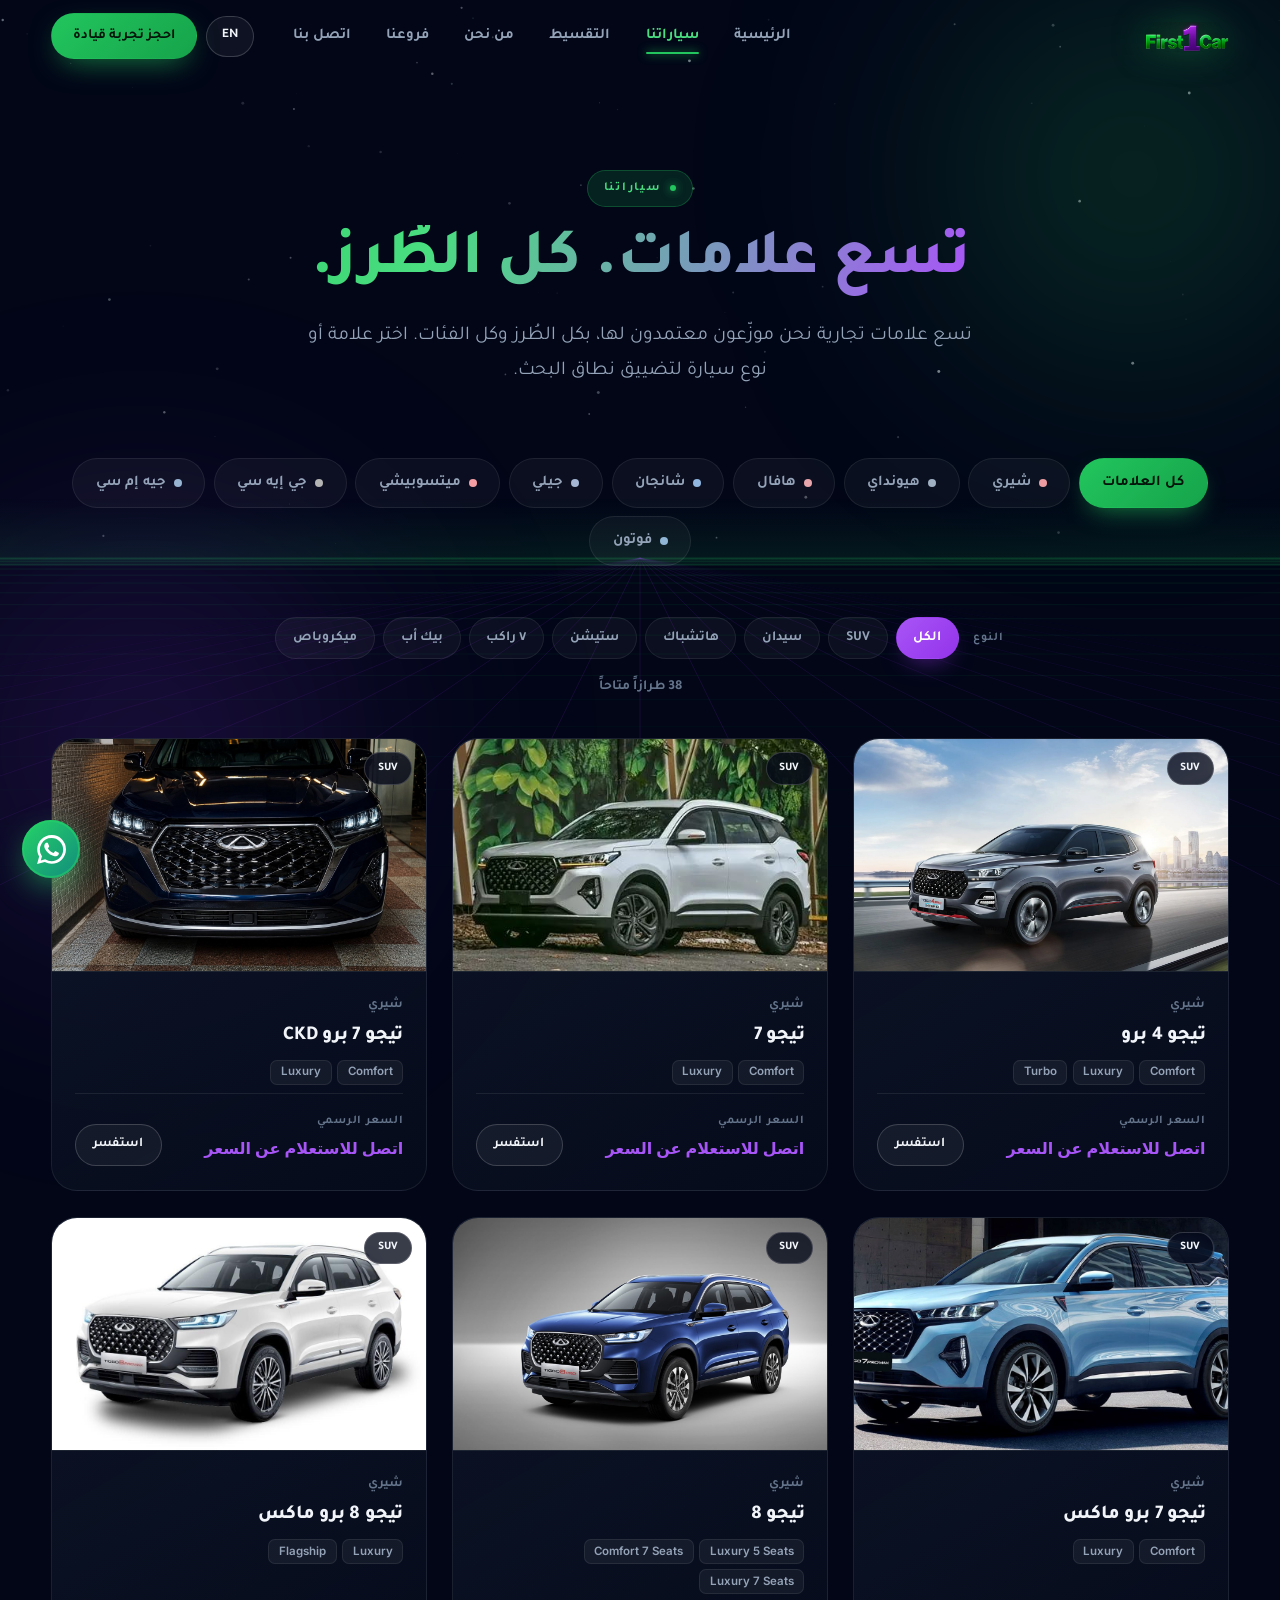
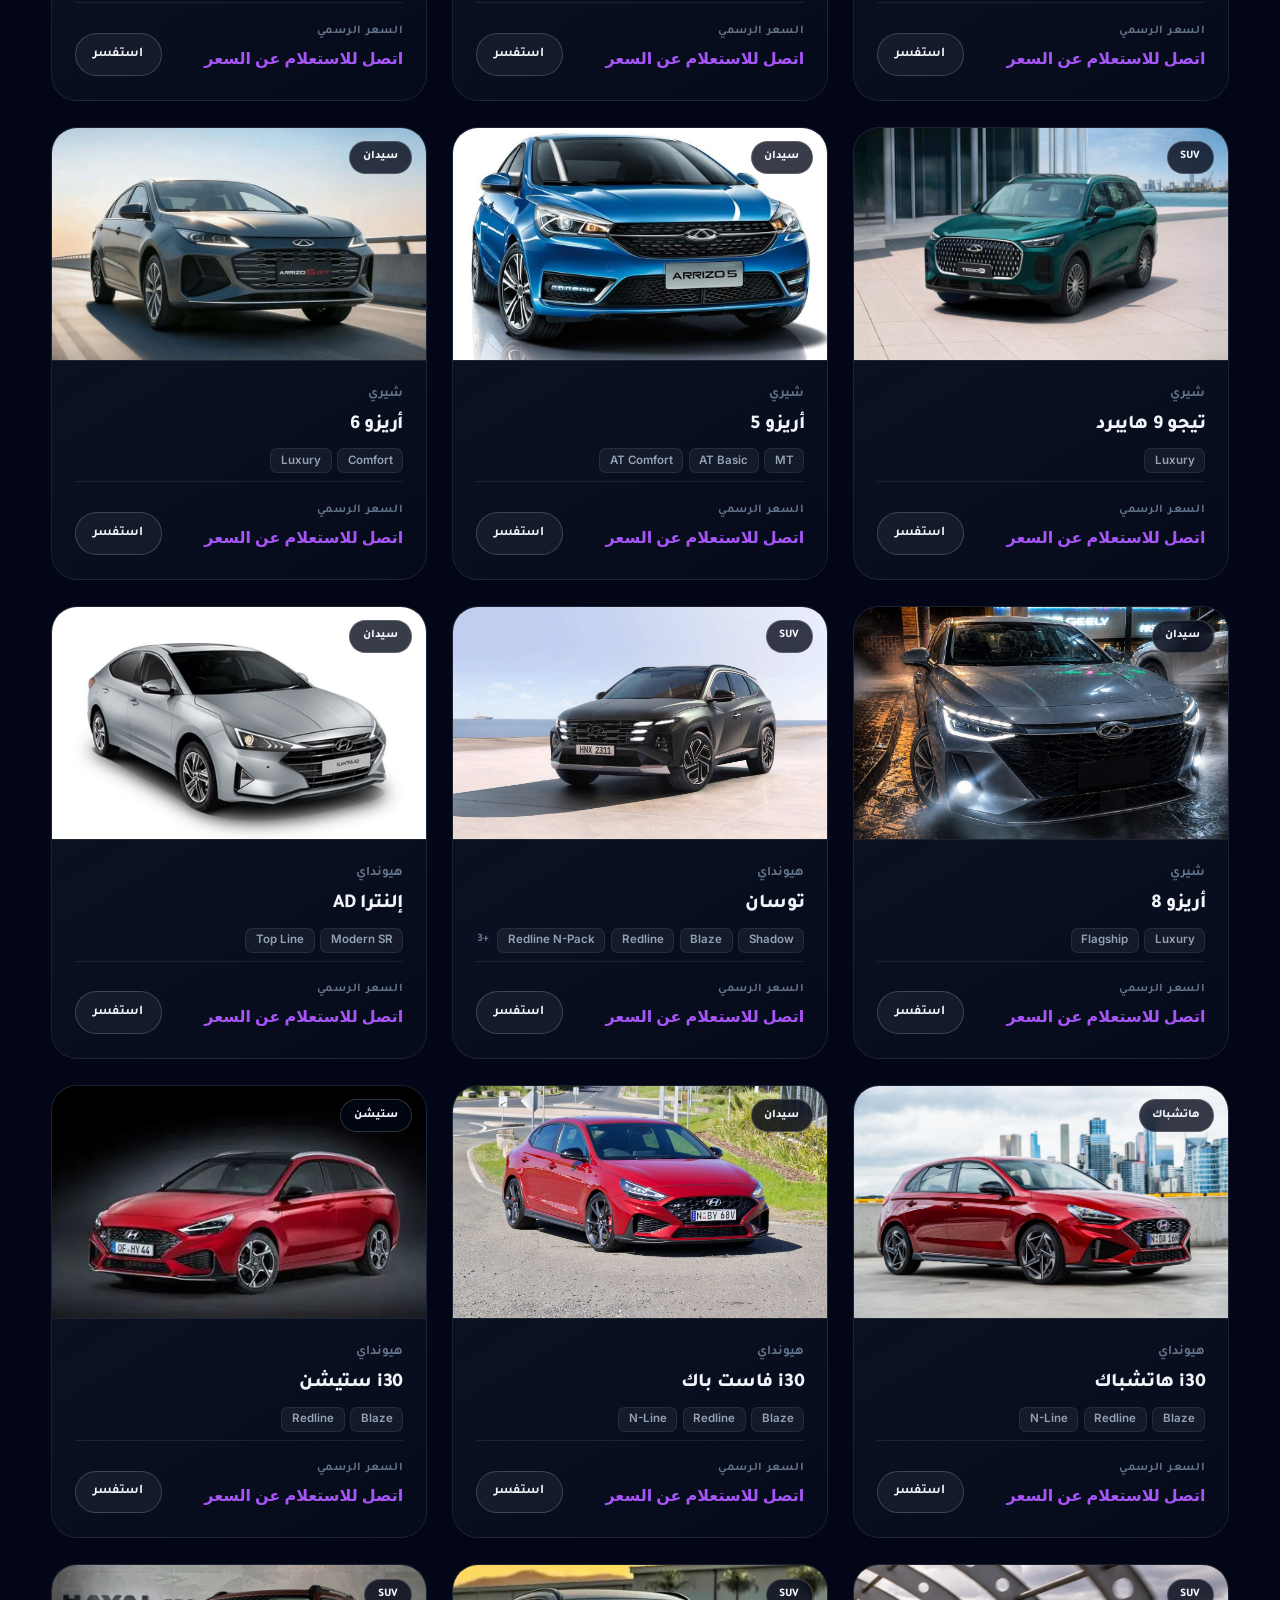
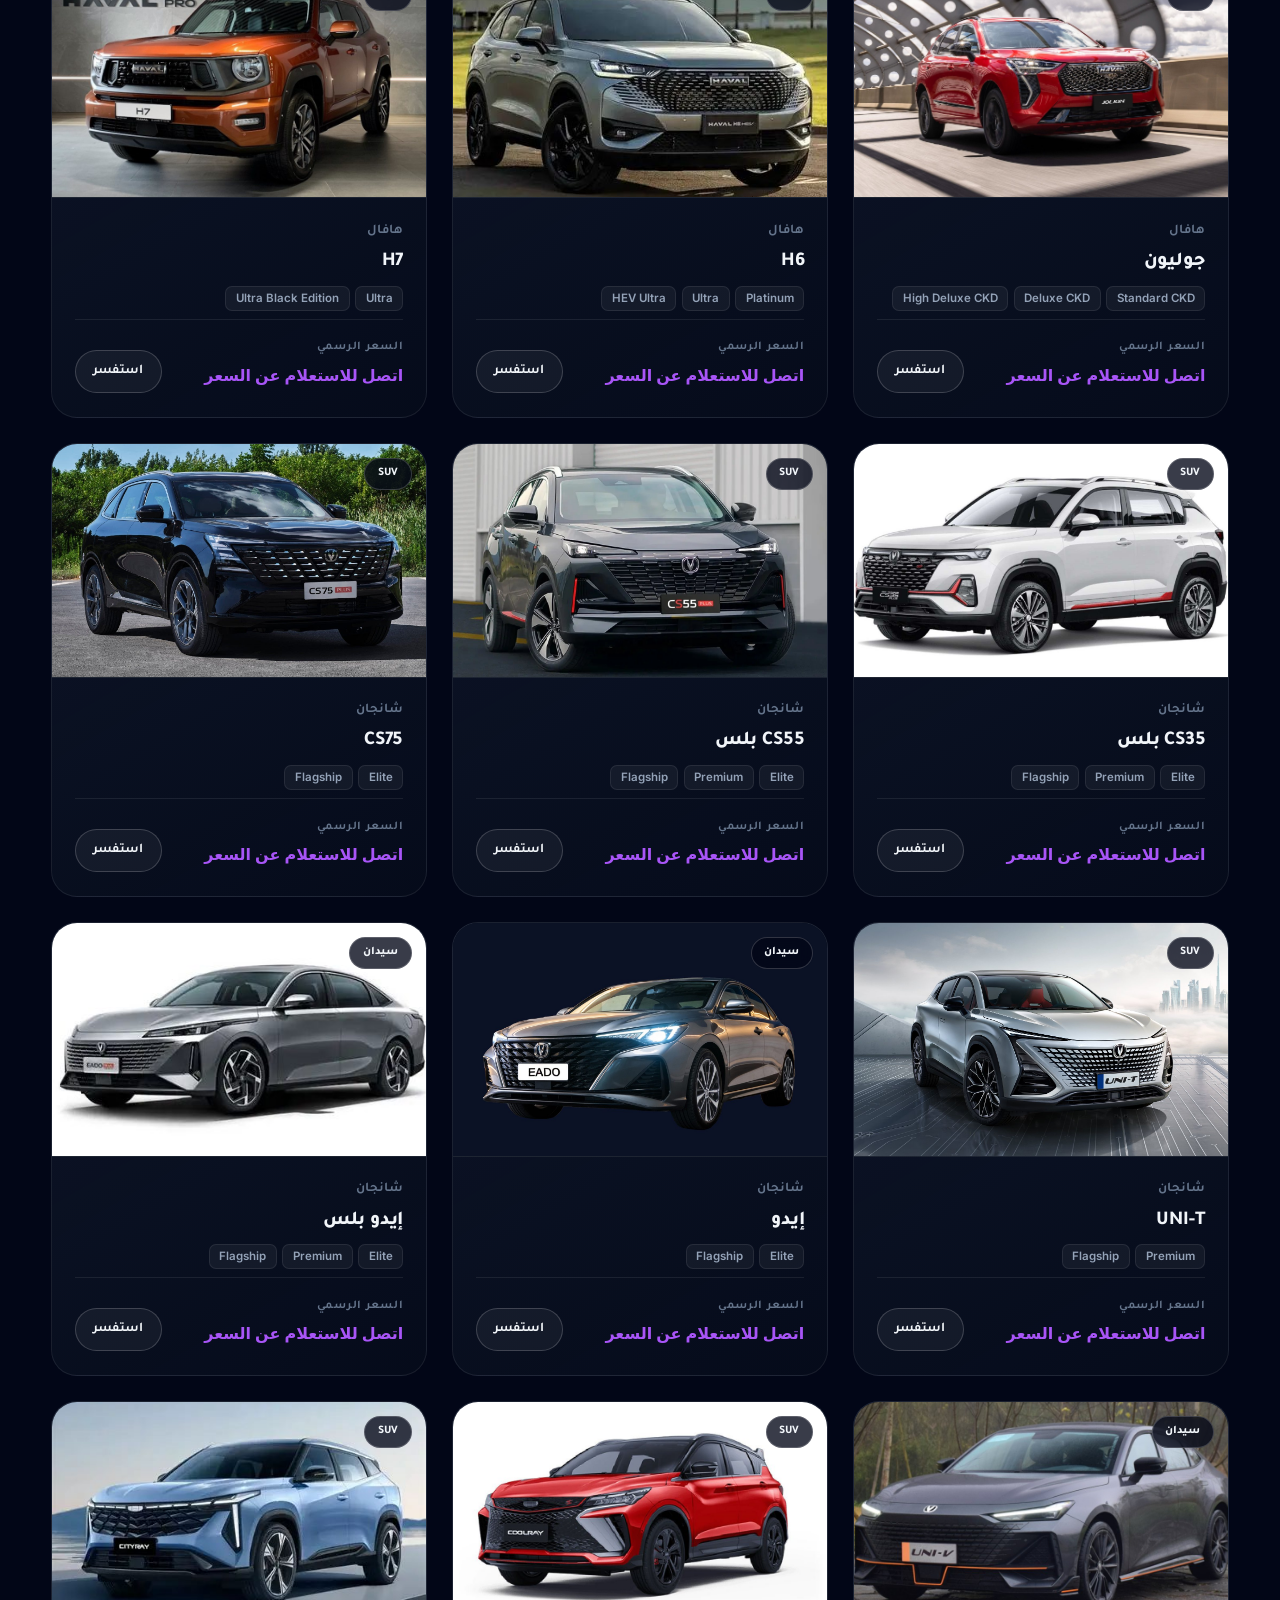
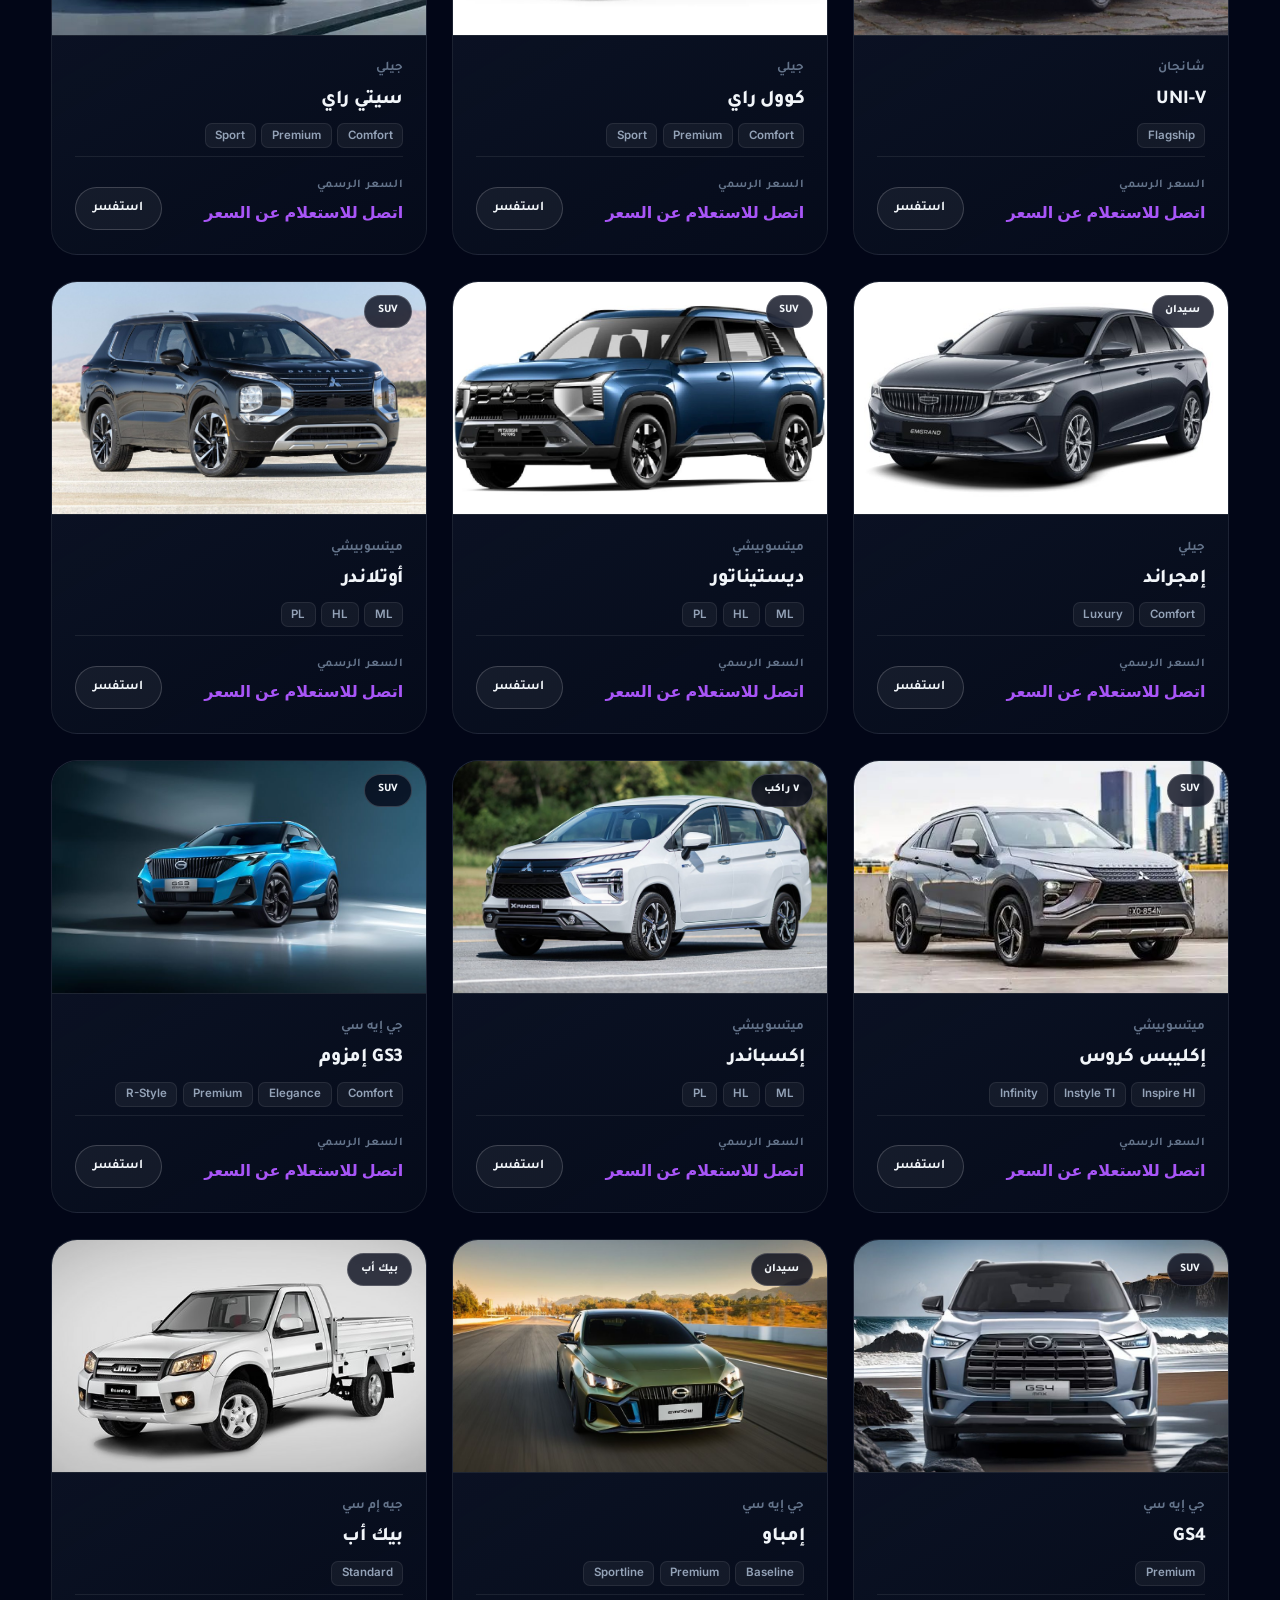
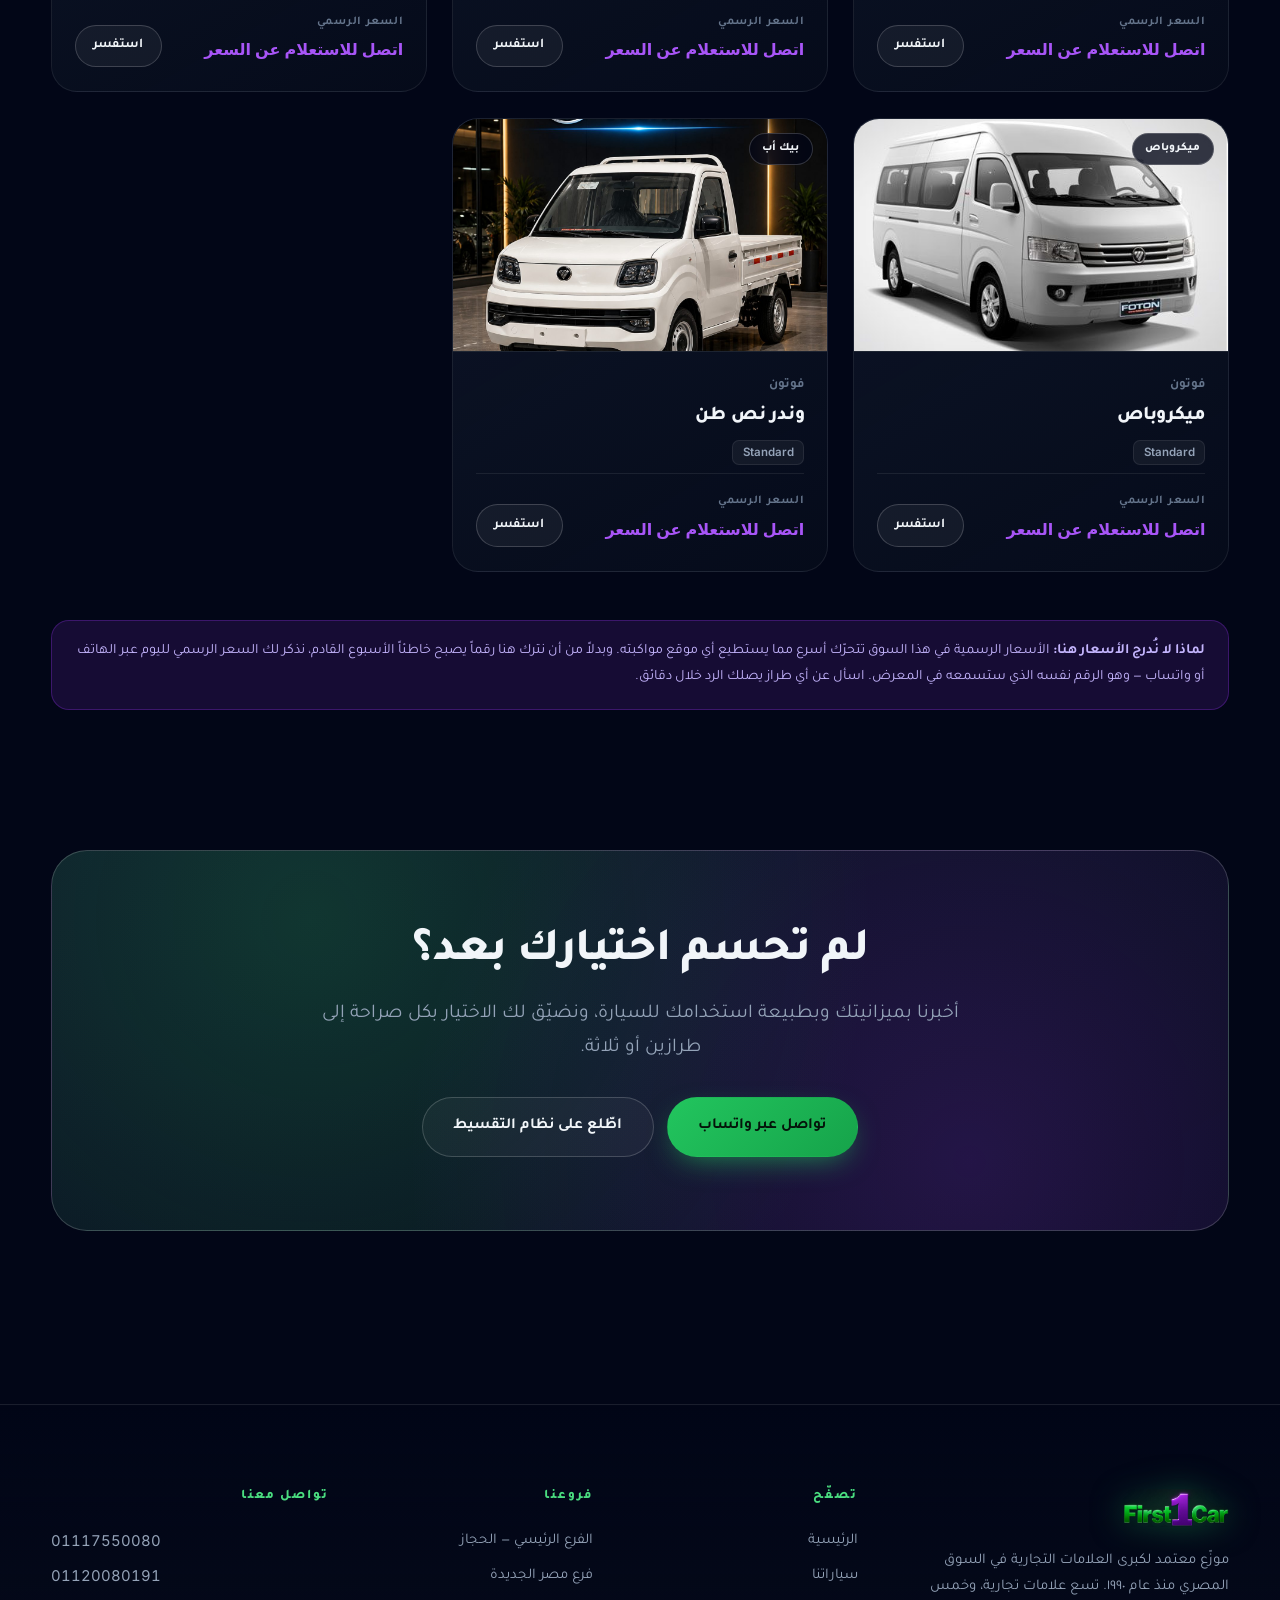
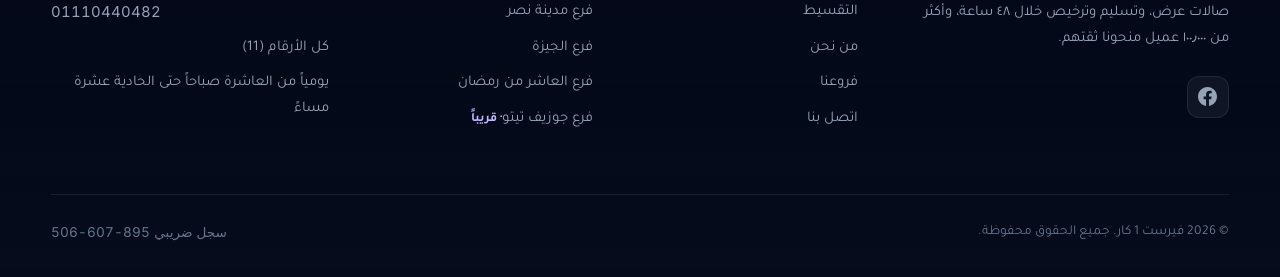
<file: cars.html>
<!DOCTYPE html>
<html lang="ar" dir="rtl">
<head>
<meta charset="UTF-8">
<meta name="viewport" content="width=device-width,initial-scale=1,viewport-fit=cover">
<title>سياراتنا — كل العلامات والطُرز | فيرست ١ كار</title>
<meta name="description" content="كل العلامات والطُرز المتاحة لدى فيرست ١ كار — شيري، وهيونداي، وهافال، وشانجان، وجيلي، وميتسوبيشي، وجي إيه سي، وجيه إم سي، وفوتون. موزّع معتمد منذ عام ١٩٩٠.">
<meta name="theme-color" content="#020617">
<link rel="icon" href="assets/img/logo.png">
<link rel="preconnect" href="https://fonts.googleapis.com">
<link rel="preconnect" href="https://fonts.gstatic.com" crossorigin>
<link href="https://fonts.googleapis.com/css2?family=Inter:wght@400;500;600;700;800&family=Tajawal:wght@400;500;700;800&display=swap" rel="stylesheet">
<style>
/* Critical fallback, inline on purpose: if the external stylesheets fail to
   load (a partial upload, a bad path) the page still renders dark and
   readable instead of as a bare white document. */
html{background:#020617}
body{margin:0;background:#020617;color:#f1f5f9;
     font-family:'Tajawal',Tahoma,Arial,sans-serif;line-height:1.75}
img{max-width:100%;display:block}
</style>
<link rel="stylesheet" href="assets/css/base.css">
<link rel="stylesheet" href="assets/css/components.css">
<link rel="stylesheet" href="assets/css/pages.css">
</head>
<body>

<canvas id="bg-canvas"></canvas>
<div class="bg-orb g"></div>
<div class="bg-orb v"></div>

<div id="site-header"></div>

<main>
  <section class="page-hero">
    <div class="shell">
      <span class="eyebrow" data-en="Our cars">سياراتنا</span>
      <h1 class="grad" data-en="Nine brands. Every model.">تسع علامات. كل الطُرز.</h1>
      <p class="lead" data-en="Nine brands we distribute officially, with every model and every trim. Select a brand or a body type to narrow the list.">
        تسع علامات تجارية نحن موزّعون معتمدون لها، بكل الطُرز وكل الفئات.
        اختر علامة أو نوع سيارة لتضييق نطاق البحث.
      </p>
    </div>
  </section>

  <section class="section" style="padding-top:0">
    <div class="shell">
      <div class="brand-tabs" id="brand-tabs"></div>
      <div class="filter-row" id="body-filter"></div>
      <p class="result-count" id="result-count"></p>
      <div class="grid grid-3" id="model-grid"></div>

      <div class="price-note reveal">
        <strong data-en="Why we do not print prices here:">لماذا لا نُدرج الأسعار هنا:</strong>
        <span data-en="Official prices in this market move faster than any website can keep pace with. Rather than leave a figure here that is wrong by next week, we quote you today's official price by telephone or on WhatsApp — and it is the same figure you will hear in the showroom. Ask about any model and you will have an answer within minutes.">
          الأسعار الرسمية في هذا السوق تتحرّك أسرع مما يستطيع أي موقع مواكبته. وبدلاً من أن
          نترك هنا رقماً يصبح خاطئاً الأسبوع القادم، نذكر لك السعر الرسمي لليوم عبر الهاتف
          أو واتساب — وهو الرقم نفسه الذي ستسمعه في المعرض. اسأل عن أي طراز يصلك الرد
          خلال دقائق.
        </span>
      </div>
    </div>
  </section>

  <section class="section" style="padding-top:0">
    <div class="shell">
      <div class="cta-band reveal">
        <h2 data-en="Not sure which one fits you?">لم تحسم اختيارك بعد؟</h2>
        <p class="lead" data-en="Tell us your budget and how you use a car, and we will narrow it honestly to two or three.">
          أخبرنا بميزانيتك وبطبيعة استخدامك للسيارة، ونضيّق لك الاختيار بكل صراحة
          إلى طرازين أو ثلاثة.
        </p>
        <div class="hero-cta">
          <a class="btn btn-primary js-wa" href="#" target="_blank" rel="noopener" data-en="Ask on WhatsApp">تواصل عبر واتساب</a>
          <a class="btn btn-ghost" href="finance.html" data-en="See instalment options">اطّلع على نظام التقسيط</a>
        </div>
      </div>
    </div>
  </section>
</main>

<div id="site-footer"></div>

<script src="assets/js/data.js"></script>
<script src="assets/js/site.js"></script>
<script src="assets/js/silhouettes.js"></script>
<script src="assets/js/cars.js"></script>
<script src="assets/js/bg.js"></script>
</body>
</html>
</file>
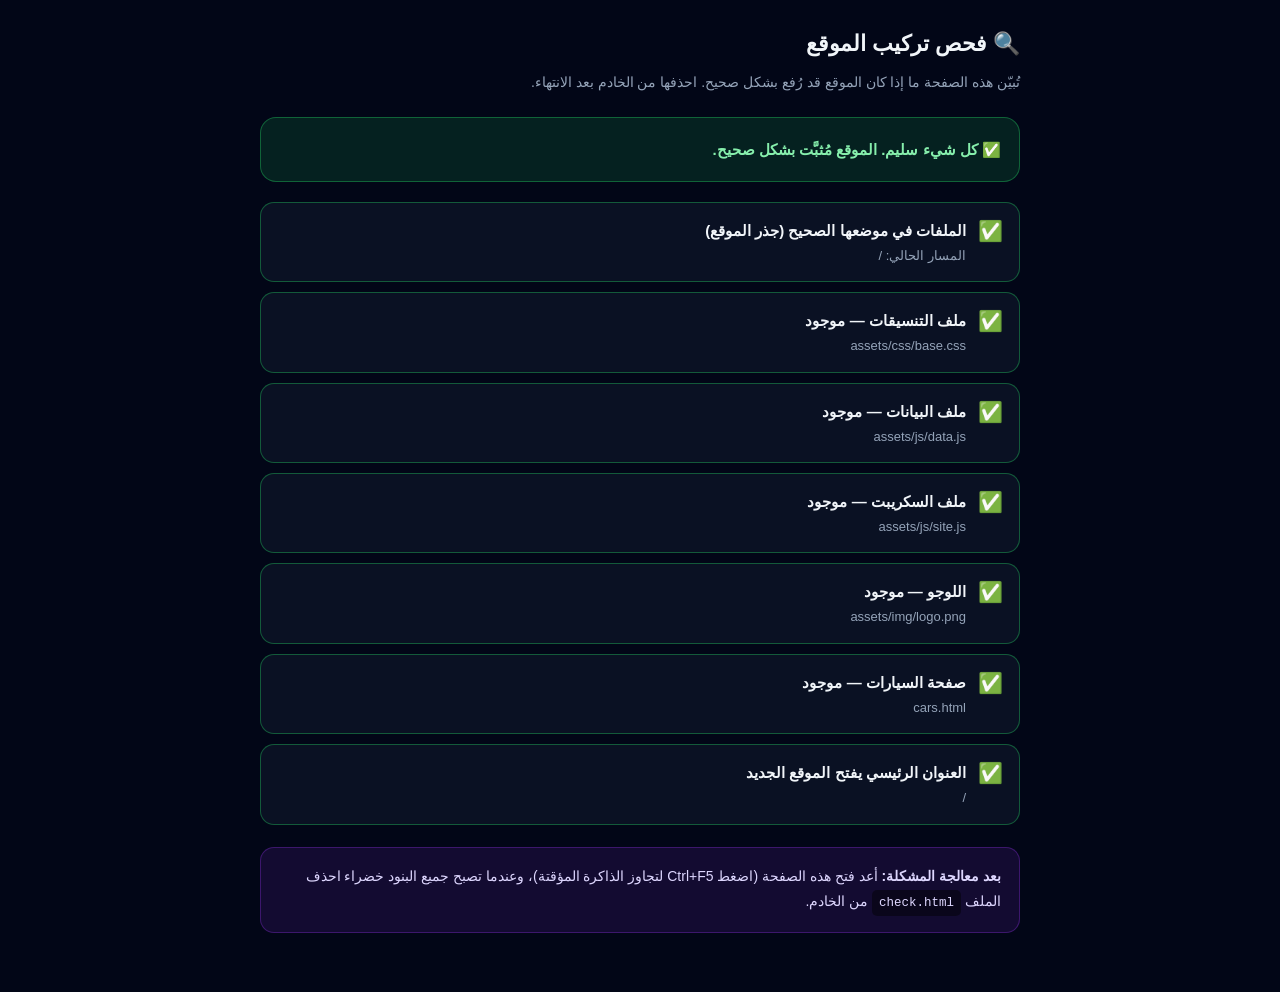
<file: check.html>
<!DOCTYPE html>
<html lang="ar" dir="rtl">
<head>
<meta charset="UTF-8">
<meta name="viewport" content="width=device-width,initial-scale=1">
<title>فحص التركيب — First 1 Car</title>
<style>
  *{margin:0;padding:0;box-sizing:border-box}
  body{background:#020617;color:#f1f5f9;font-family:Tahoma,Arial,sans-serif;
       line-height:1.8;padding:24px 16px 60px}
  .wrap{max-width:760px;margin:0 auto}
  h1{font-size:22px;margin-bottom:6px}
  .sub{color:#94a3b8;font-size:14px;margin-bottom:22px}
  .row{display:flex;gap:12px;align-items:flex-start;padding:14px 16px;
       border:1px solid rgba(255,255,255,.08);border-radius:14px;margin-bottom:10px;
       background:rgba(15,23,42,.7)}
  .row.ok{border-color:rgba(34,197,94,.4)}
  .row.bad{border-color:rgba(239,68,68,.5)}
  .row.warn{border-color:rgba(245,158,11,.5)}
  .ico{font-size:20px;flex-shrink:0;line-height:1.4}
  .ttl{font-weight:bold;font-size:15px}
  .det{color:#94a3b8;font-size:13px;word-break:break-all}
  .fix{color:#fca5a5;font-size:13px;margin-top:6px}
  .fix.warn{color:#fcd34d}
  .box{margin-top:22px;padding:16px 18px;border-radius:14px;
       background:rgba(147,51,234,.12);border:1px solid rgba(147,51,234,.32);
       color:#ddd6fe;font-size:14px}
  code{background:rgba(0,0,0,.45);padding:2px 7px;border-radius:5px;
       font-family:Consolas,monospace;font-size:12.5px;direction:ltr;display:inline-block}
  .verdict{padding:18px;border-radius:16px;margin-bottom:20px;font-size:15px;font-weight:bold}
  .verdict.good{background:rgba(34,197,94,.14);border:1px solid rgba(34,197,94,.4);color:#86efac}
  .verdict.bad{background:rgba(239,68,68,.14);border:1px solid rgba(239,68,68,.4);color:#fca5a5}
</style>
</head>
<body>
<div class="wrap">
  <h1>🔍 فحص تركيب الموقع</h1>
  <p class="sub">تُبيّن هذه الصفحة ما إذا كان الموقع قد رُفع بشكل صحيح. احذفها من الخادم بعد الانتهاء.</p>
  <div id="verdict"></div>
  <div id="out"></div>

  <div class="box">
    <b>بعد معالجة المشكلة:</b> أعد فتح هذه الصفحة (اضغط Ctrl+F5 لتجاوز الذاكرة المؤقتة)،
    وعندما تصبح جميع البنود خضراء احذف الملف <code>check.html</code> من الخادم.
  </div>
</div>

<script>
(function () {
  var out = document.getElementById('out');
  var results = [];

  function row(state, icon, title, detail, fix) {
    var d = document.createElement('div');
    d.className = 'row ' + state;
    d.innerHTML = '<div class="ico">' + icon + '</div><div>' +
                  '<div class="ttl">' + title + '</div>' +
                  (detail ? '<div class="det">' + detail + '</div>' : '') +
                  (fix ? '<div class="fix' + (state === 'warn' ? ' warn' : '') + '">' + fix + '</div>' : '') +
                  '</div>';
    out.appendChild(d);
    results.push(state);
  }

  /* ── 1. Where is this file actually sitting? ── */
  var path = location.pathname;
  var dir  = path.replace(/[^/]*$/, '');
  var inSubfolder = dir !== '/' && dir !== '';

  row(inSubfolder ? 'bad' : 'ok',
      inSubfolder ? '❌' : '✅',
      inSubfolder ? 'الملفات داخل مجلد فرعي — وهذا هو سبب المشكلة على الأرجح'
                  : 'الملفات في موضعها الصحيح (جذر الموقع)',
      'المسار الحالي: ' + dir,
      inSubfolder
        ? 'ملف ZIP الخاص بـ GitHub يُفكّ داخل مجلد. ادخل إلى هذا المجلد، واختر جميع الملفات، '
          + 'وانقلها إلى <code>public_html</code> مباشرةً، ثم احذف المجلد الفارغ.'
        : '');

  /* ── 2. Do the site's own files load from here? ── */
  var files = [
    ['assets/css/base.css',  'ملف التنسيقات'],
    ['assets/js/data.js',    'ملف البيانات'],
    ['assets/js/site.js',    'ملف السكريبت'],
    ['assets/img/logo.png',  'اللوجو'],
    ['cars.html',            'صفحة السيارات']
  ];

  var done = 0;
  files.forEach(function (f) {
    var url = dir + f[0] + '?t=' + Date.now();
    fetch(url, { cache: 'no-store' })
      .then(function (r) {
        if (r.ok) {
          row('ok', '✅', f[1] + ' — موجود', f[0]);
        } else {
          row('bad', '❌', f[1] + ' — مش موجود (' + r.status + ')', f[0],
              r.status === 404
                ? 'هذا الملف مفقود. تأكّد من رفع مجلد <code>assets</code> كاملاً بكل محتوياته.'
                : 'رفض الخادم تقديم الملف. غالباً بسبب الصلاحيات أو ملف <code>.htaccess</code>.');
        }
      })
      .catch(function () {
        row('bad', '❌', f[1] + ' — فشل التحميل', f[0],
            'لم يستجب الخادم لطلب هذا الملف.');
      })
      .finally(function () {
        if (++done === files.length) finish();
      });
  });

  /* ── 3. Which index does the server serve? ── */
  fetch(dir + '?t=' + Date.now(), { cache: 'no-store' })
    .then(function (r) { return r.text(); })
    .then(function (html) {
      var isSite   = html.indexOf('site-header') > -1 || html.indexOf('car-hero') > -1;
      var isSystem = html.indexOf('login.php') > -1 || html.indexOf('نظام إدارة') > -1;
      if (isSite) {
        row('ok', '✅', 'العنوان الرئيسي يفتح الموقع الجديد', dir);
      } else if (isSystem) {
        row('bad', '❌', 'العنوان الرئيسي ما زال يفتح نظام الموظفين',
            dir,
            'يفضّل الخادم <code>index.php</code> على <code>index.html</code>. '
            + 'ارفع ملف <code>.htaccess</code> المرفق مع الموقع، فهو يتضمّن السطر الذي يعالج ذلك.');
      } else {
        row('warn', '⚠️', 'تعذّر تحديد الصفحة التي تُفتح على العنوان الرئيسي', dir,
            'افتح العنوان الرئيسي بنفسك وانظر ما يظهر.');
      }
    })
    .catch(function () {
      row('warn', '⚠️', 'تعذّرت قراءة الصفحة الرئيسية', dir, '');
    });

  function finish() {
    var bad = results.filter(function (r) { return r === 'bad'; }).length;
    var v = document.getElementById('verdict');
    v.className = 'verdict ' + (bad ? 'bad' : 'good');
    v.textContent = bad
      ? '❌ توجد ' + bad + ' مشكلة — اقرأ التفاصيل أدناه، وبجانب كل بند حلّه.'
      : '✅ كل شيء سليم. الموقع مُثبَّت بشكل صحيح.';
  }
})();
</script>
</body>
</html>
</file>
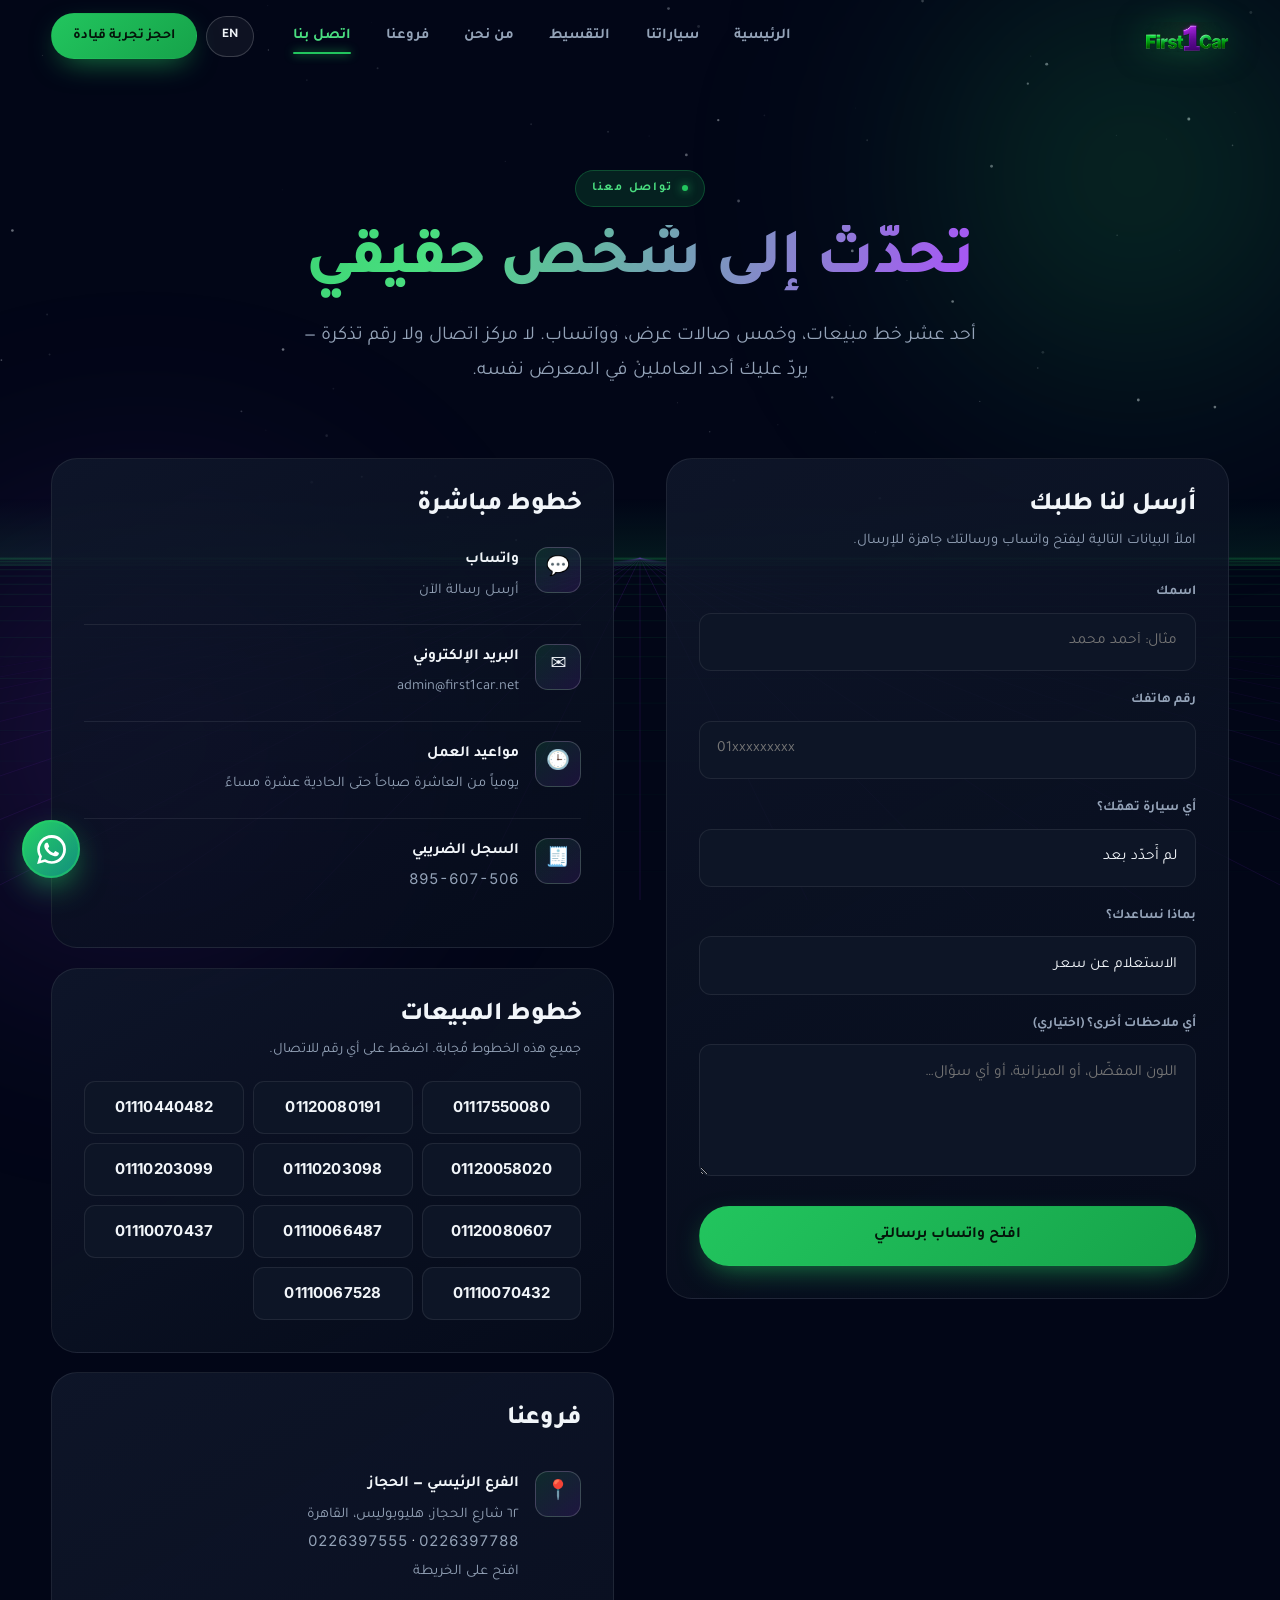
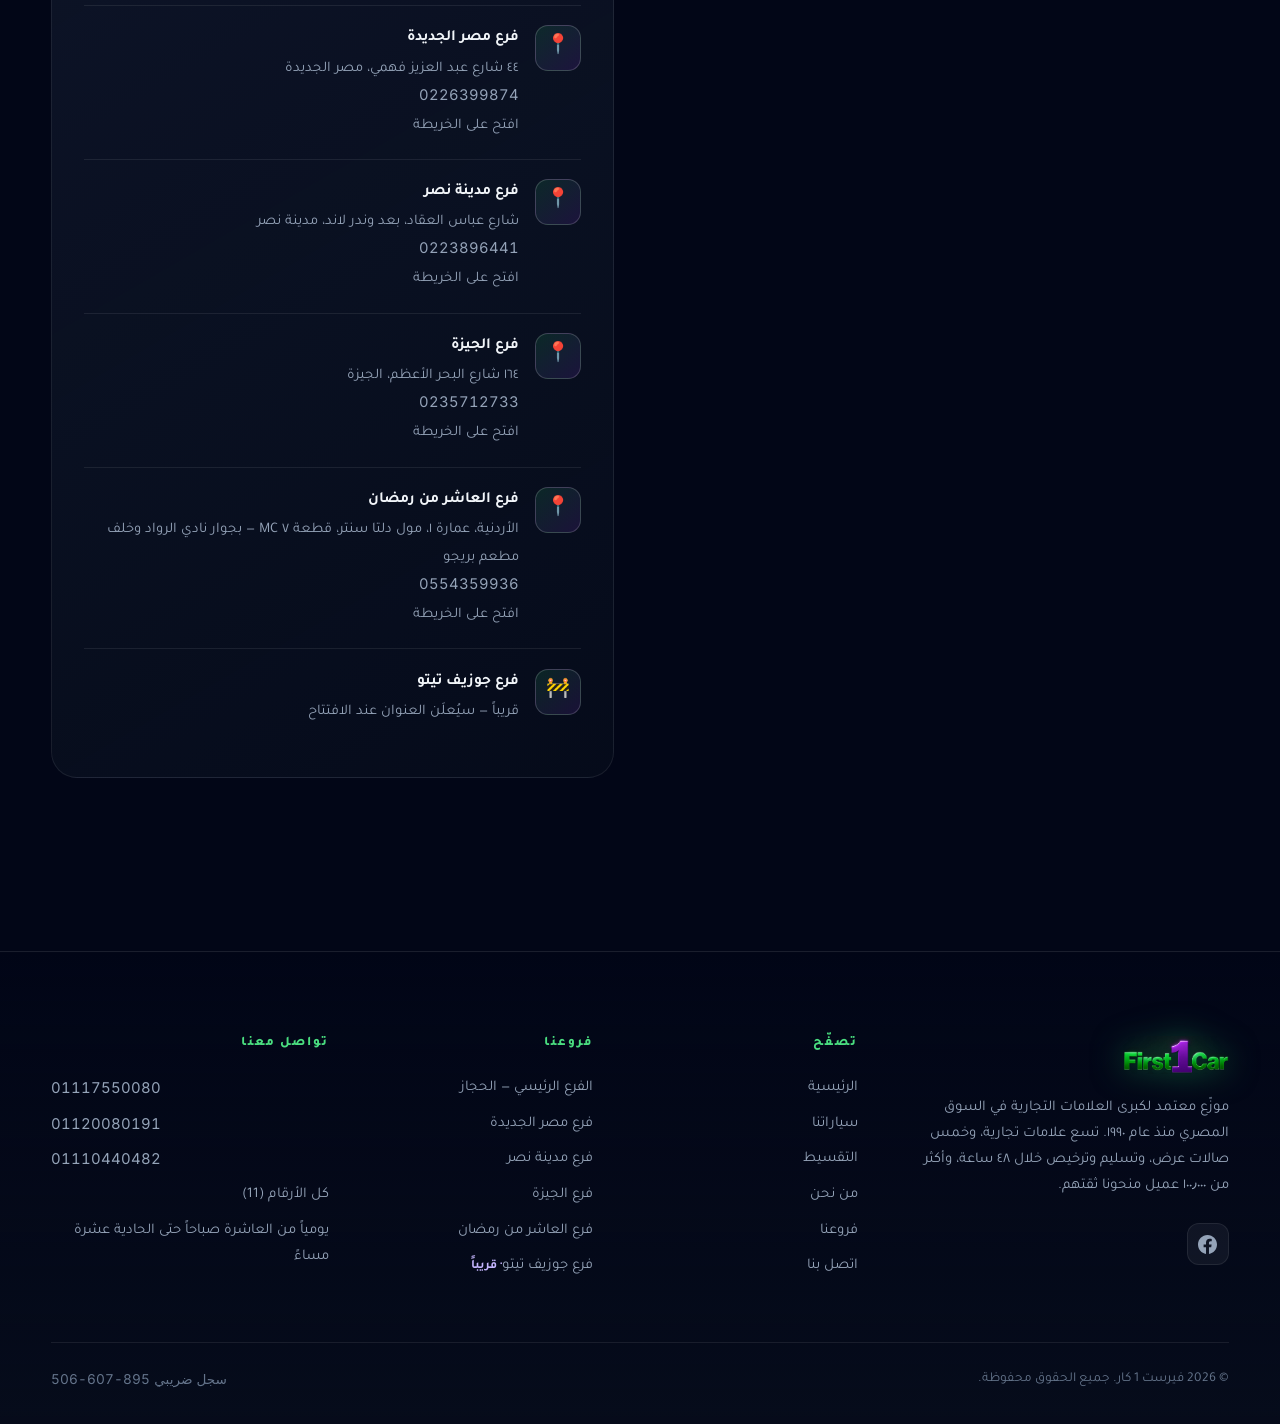
<file: contact.html>
<!DOCTYPE html>
<html lang="ar" dir="rtl">
<head>
<meta charset="UTF-8">
<meta name="viewport" content="width=device-width,initial-scale=1,viewport-fit=cover">
<title>اتصل بنا | فيرست ١ كار</title>
<meta name="description" content="أرقام هواتف فيرست ١ كار وواتساب والبريد الإلكتروني ومواعيد العمل — تواصل معنا في أي وقت.">
<meta name="theme-color" content="#020617">
<link rel="icon" href="assets/img/logo.png">
<link rel="preconnect" href="https://fonts.googleapis.com">
<link rel="preconnect" href="https://fonts.gstatic.com" crossorigin>
<link href="https://fonts.googleapis.com/css2?family=Inter:wght@400;500;600;700;800&family=Tajawal:wght@400;500;700;800&display=swap" rel="stylesheet">
<style>
/* Critical fallback, inline on purpose: if the external stylesheets fail to
   load (a partial upload, a bad path) the page still renders dark and
   readable instead of as a bare white document. */
html{background:#020617}
body{margin:0;background:#020617;color:#f1f5f9;
     font-family:'Tajawal',Tahoma,Arial,sans-serif;line-height:1.75}
img{max-width:100%;display:block}
</style>
<link rel="stylesheet" href="assets/css/base.css">
<link rel="stylesheet" href="assets/css/components.css">
<link rel="stylesheet" href="assets/css/pages.css">
</head>
<body>

<canvas id="bg-canvas"></canvas>
<div class="bg-orb g"></div>
<div class="bg-orb v"></div>

<div id="site-header"></div>

<main>
  <section class="page-hero">
    <div class="shell">
      <span class="eyebrow" data-en="Contact">تواصل معنا</span>
      <h1 class="grad" data-en="Talk to a person">تحدّث إلى شخص حقيقي</h1>
      <p class="lead" data-en="Eleven sales lines, five showrooms, and WhatsApp. No call centre and no ticket number — someone from the showroom itself answers you.">
        أحد عشر خط مبيعات، وخمس صالات عرض، وواتساب. لا مركز اتصال ولا رقم تذكرة —
        يردّ عليك أحد العاملين في المعرض نفسه.
      </p>
    </div>
  </section>

  <section class="section" style="padding-top:0">
    <div class="shell">
      <div class="contact-grid">

        <!-- ── form ── -->
        <div class="card reveal">
          <h3 style="margin-bottom:.5rem" data-en="Send us your request">أرسل لنا طلبك</h3>
          <p style="margin-bottom:1.6rem;font-size:.92rem" data-en="Fill this in and WhatsApp opens with your message ready to send.">
            املأ البيانات التالية ليفتح واتساب ورسالتك جاهزة للإرسال.
          </p>

          <form id="enquiry">
            <div class="field">
              <label for="f-name" data-en="Your name">اسمك</label>
              <input id="f-name" name="name" type="text" required
                     placeholder="مثال: أحمد محمد"
                     data-en-placeholder="e.g. Ahmed Mohamed">
            </div>

            <div class="field">
              <label for="f-phone" data-en="Your phone number">رقم هاتفك</label>
              <input id="f-phone" name="phone" type="tel" required inputmode="tel"
                     placeholder="01xxxxxxxxx"
                     data-en-placeholder="01xxxxxxxxx">
            </div>

            <div class="field">
              <label for="f-car" data-en="Which car interests you?">أي سيارة تهمّك؟</label>
              <select id="f-car" name="car"></select>
            </div>

            <div class="field">
              <label for="f-topic" data-en="What do you need?">بماذا نساعدك؟</label>
              <select id="f-topic" name="topic"></select>
            </div>

            <div class="field">
              <label for="f-msg" data-en="Anything else? (optional)">أي ملاحظات أخرى؟ (اختياري)</label>
              <textarea id="f-msg" name="message"
                        placeholder="اللون المفضّل، أو الميزانية، أو أي سؤال…"
                        data-en-placeholder="Preferred colour, budget, or any question…"></textarea>
            </div>

            <button class="btn btn-primary" type="submit" style="width:100%"
                    data-en="Open WhatsApp with my message">افتح واتساب برسالتي</button>
          </form>
        </div>

        <!-- ── details ── -->
        <div class="reveal" data-delay="1">
          <div class="card" style="margin-bottom:1.2rem">
            <h3 style="margin-bottom:.4rem" data-en="Direct lines">خطوط مباشرة</h3>
            <div id="contact-list"></div>
          </div>

          <div class="card" style="margin-bottom:1.2rem" id="lines-list"></div>

          <div class="card">
            <h3 style="margin-bottom:1rem" data-en="Our branches">فروعنا</h3>
            <div id="branch-list"></div>
          </div>
        </div>

      </div>
    </div>
  </section>
</main>

<div id="site-footer"></div>

<script src="assets/js/data.js"></script>
<script src="assets/js/site.js"></script>
<script src="assets/js/bg.js"></script>
<script>
(function () {
  var c = SITE.contact;

  /* ── select options, rebuilt on language change ── */
  var TOPICS = [
    { ar: 'الاستعلام عن سعر',       en: 'Price enquiry' },
    { ar: 'حجز تجربة قيادة',        en: 'Book a test drive' },
    { ar: 'التقسيط وموافقات التمويل', en: 'Financing / bank approval' },
    { ar: 'التوافر والألوان',       en: 'Availability and colours' },
    { ar: 'موضوع آخر',              en: 'Something else' }
  ];

  function fillSelects() {
    var lang = window.currentLang();

    var carSel = document.getElementById('f-car');
    var carVal = carSel.value;
    var opts = ['<option value="">' +
      (lang === 'ar' ? 'لم أُحدّد بعد' : 'Not decided yet') + '</option>'];
    SITE.brands.forEach(function (b) {
      if (!b.models || !b.models.length) return;
      opts.push('<optgroup label="' + window.tr(b.name) + '">');
      b.models.forEach(function (m) {
        var label = window.tr(b.name) + ' ' + window.tr(m.name);
        opts.push('<option value="' + label + '">' + label + '</option>');
      });
      opts.push('</optgroup>');
    });
    carSel.innerHTML = opts.join('');
    carSel.value = carVal;

    var topicSel = document.getElementById('f-topic');
    var topicIdx = topicSel.selectedIndex;
    topicSel.innerHTML = TOPICS.map(function (t) {
      return '<option value="' + window.tr(t) + '">' + window.tr(t) + '</option>';
    }).join('');
    if (topicIdx > -1) topicSel.selectedIndex = topicIdx;
  }

  /* ── contact details ── */
  function fillContact() {
    var lang = window.currentLang();
    var esc  = window.esc;
    var L = {
      lines: lang === 'ar' ? 'خطوط المبيعات' : 'Sales lines',
      wa:    lang === 'ar' ? 'واتساب' : 'WhatsApp',
      mail:  lang === 'ar' ? 'البريد الإلكتروني' : 'Email',
      hours: lang === 'ar' ? 'مواعيد العمل' : 'Opening hours',
      tax:   lang === 'ar' ? 'السجل الضريبي' : 'Tax registration'
    };

    document.getElementById('contact-list').innerHTML =
      item('💬', L.wa, '<a href="https://wa.me/' + c.whatsapp + '" target="_blank" rel="noopener">' +
                       (lang === 'ar' ? 'أرسل رسالة الآن' : 'Send a message now') + '</a>') +
      item('✉️', L.mail,  '<a href="mailto:' + esc(c.email) + '">' + esc(c.email) + '</a>') +
      item('🕒', L.hours, '<span>' + esc(window.tr(c.hours)) + '</span>') +
      item('🧾', L.tax,   '<span class="num">' + esc(SITE.company.taxId) + '</span>');

    /* all eleven hotlines, as a tap-to-call grid */
    document.getElementById('lines-list').innerHTML =
      '<h3 style="margin-bottom:.4rem">' + L.lines + '</h3>' +
      '<p style="margin-bottom:1.1rem;font-size:.9rem">' +
        (lang === 'ar' ? 'جميع هذه الخطوط مُجابة. اضغط على أي رقم للاتصال.'
                       : 'Every one of these lines is answered. Tap any number to call.') +
      '</p>' +
      '<div class="lines">' +
        c.salesLines.map(function (n) {
          return '<a class="tel-line" href="tel:' + esc(n) + '">' + esc(n) + '</a>';
        }).join('') +
      '</div>';

    /* branches, with their landlines */
    document.getElementById('branch-list').innerHTML = SITE.branches.map(function (b) {
      if (b.comingSoon) {
        return item('🚧', window.tr(b.name),
          '<span>' + (lang === 'ar' ? 'قريباً — سيُعلَن العنوان عند الافتتاح'
                                    : 'Opening soon — address announced at opening') + '</span>');
      }
      return item('📍', window.tr(b.name),
        '<span>' + esc(window.tr(b.address)) + '</span><br>' +
        b.phones.map(function (n) {
          return '<a class="num" href="tel:' + esc(n) + '">' + esc(n) + '</a>';
        }).join(' · ') +
        '<br><a href="' + esc(b.mapUrl) + '" target="_blank" rel="noopener">' +
        (lang === 'ar' ? 'افتح على الخريطة' : 'Open in Maps') + '</a>');
    }).join('');
  }

  function item(icon, label, value) {
    return '<div class="contact-item"><div class="f-icon">' + icon + '</div>' +
           '<div><b>' + label + '</b>' + value + '</div></div>';
  }

  /* ── form → WhatsApp ── */
  document.getElementById('enquiry').addEventListener('submit', function (e) {
    e.preventDefault();
    var lang = window.currentLang();
    var f = e.target;

    var lines = lang === 'ar'
      ? ['السلام عليكم، أنا ' + f.name.value.trim(),
         'رقم هاتفي: ' + f.phone.value.trim(),
         f.car.value   ? 'مهتم بـ: ' + f.car.value : '',
         'الطلب: ' + f.topic.value,
         f.message.value.trim() ? 'ملاحظات: ' + f.message.value.trim() : '']
      : ['Hello, my name is ' + f.name.value.trim(),
         'My number: ' + f.phone.value.trim(),
         f.car.value   ? 'Interested in: ' + f.car.value : '',
         'Request: ' + f.topic.value,
         f.message.value.trim() ? 'Notes: ' + f.message.value.trim() : ''];

    var text = lines.filter(Boolean).join('\n');
    window.open('https://wa.me/' + c.whatsapp + '?text=' + encodeURIComponent(text), '_blank', 'noopener');
  });

  function render() { fillSelects(); fillContact(); }
  document.addEventListener('langchange', render);
  render();
})();
</script>
</body>
</html>
</file>
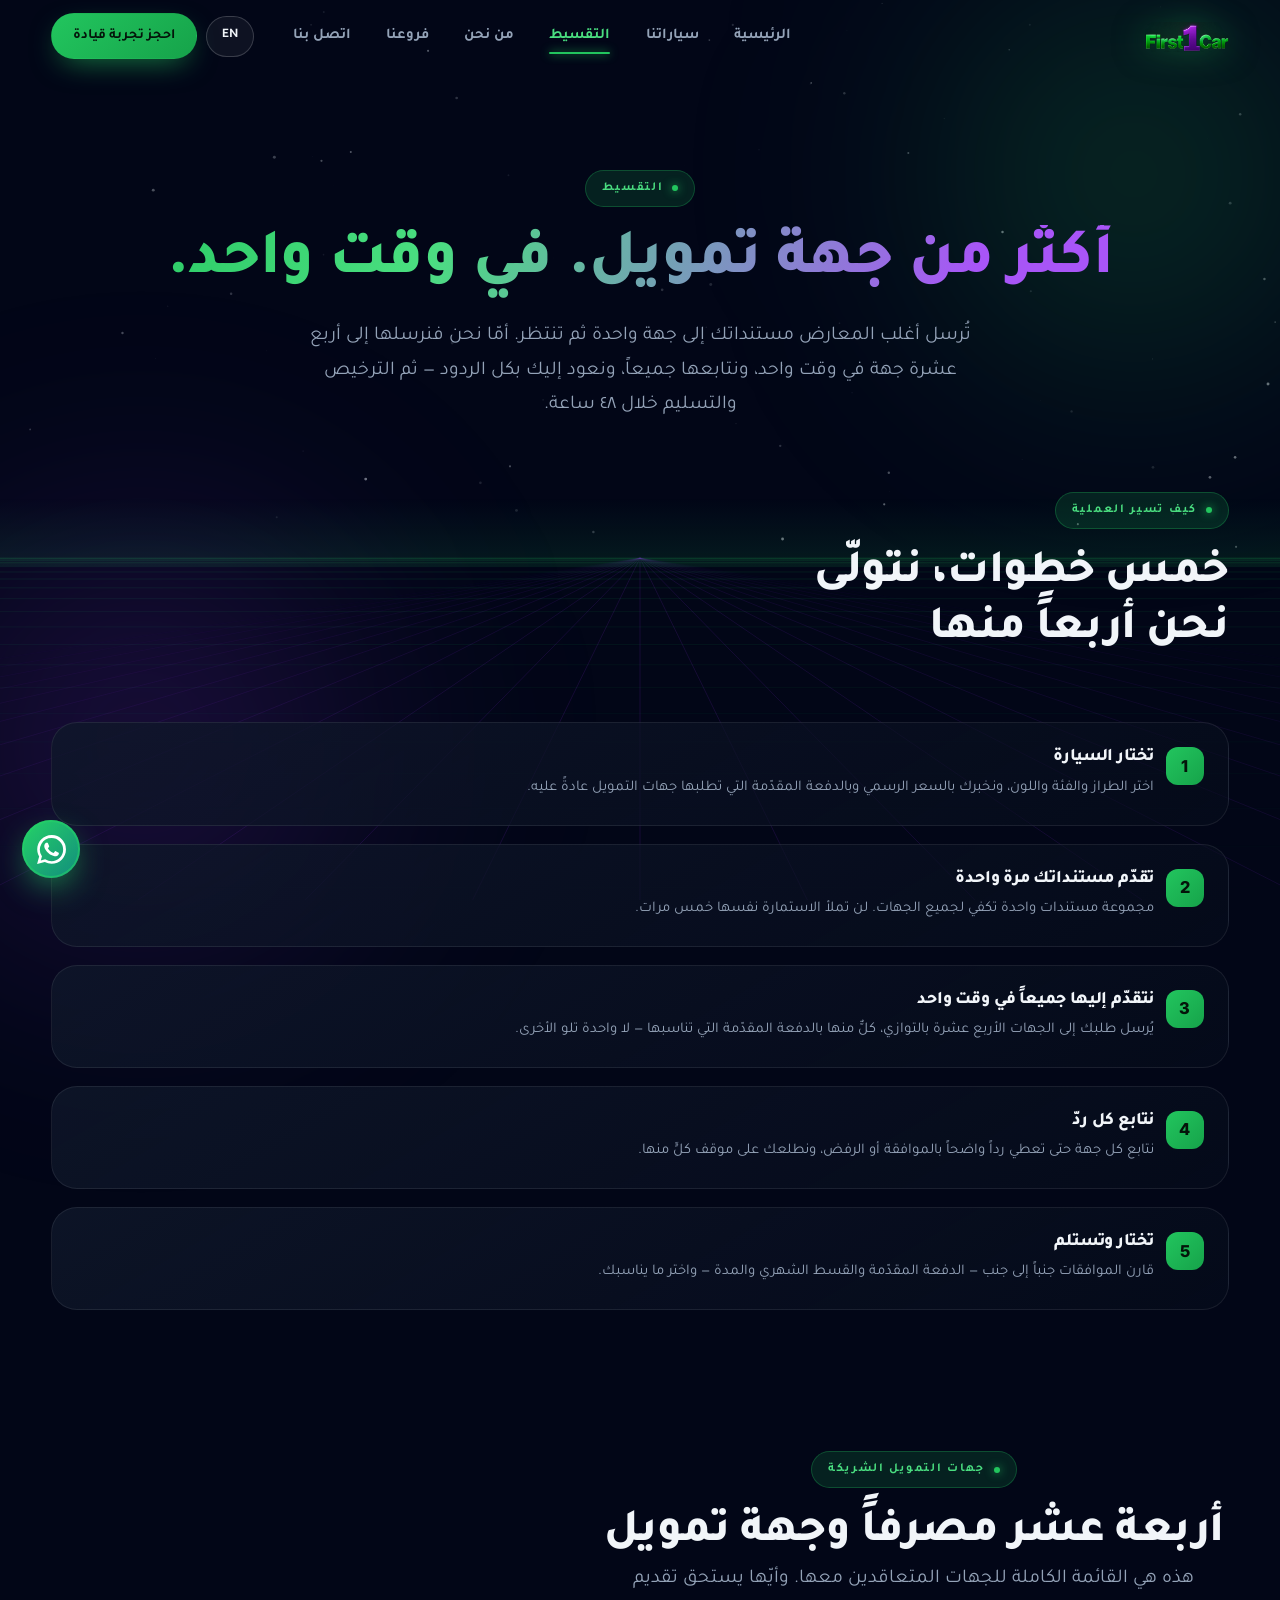
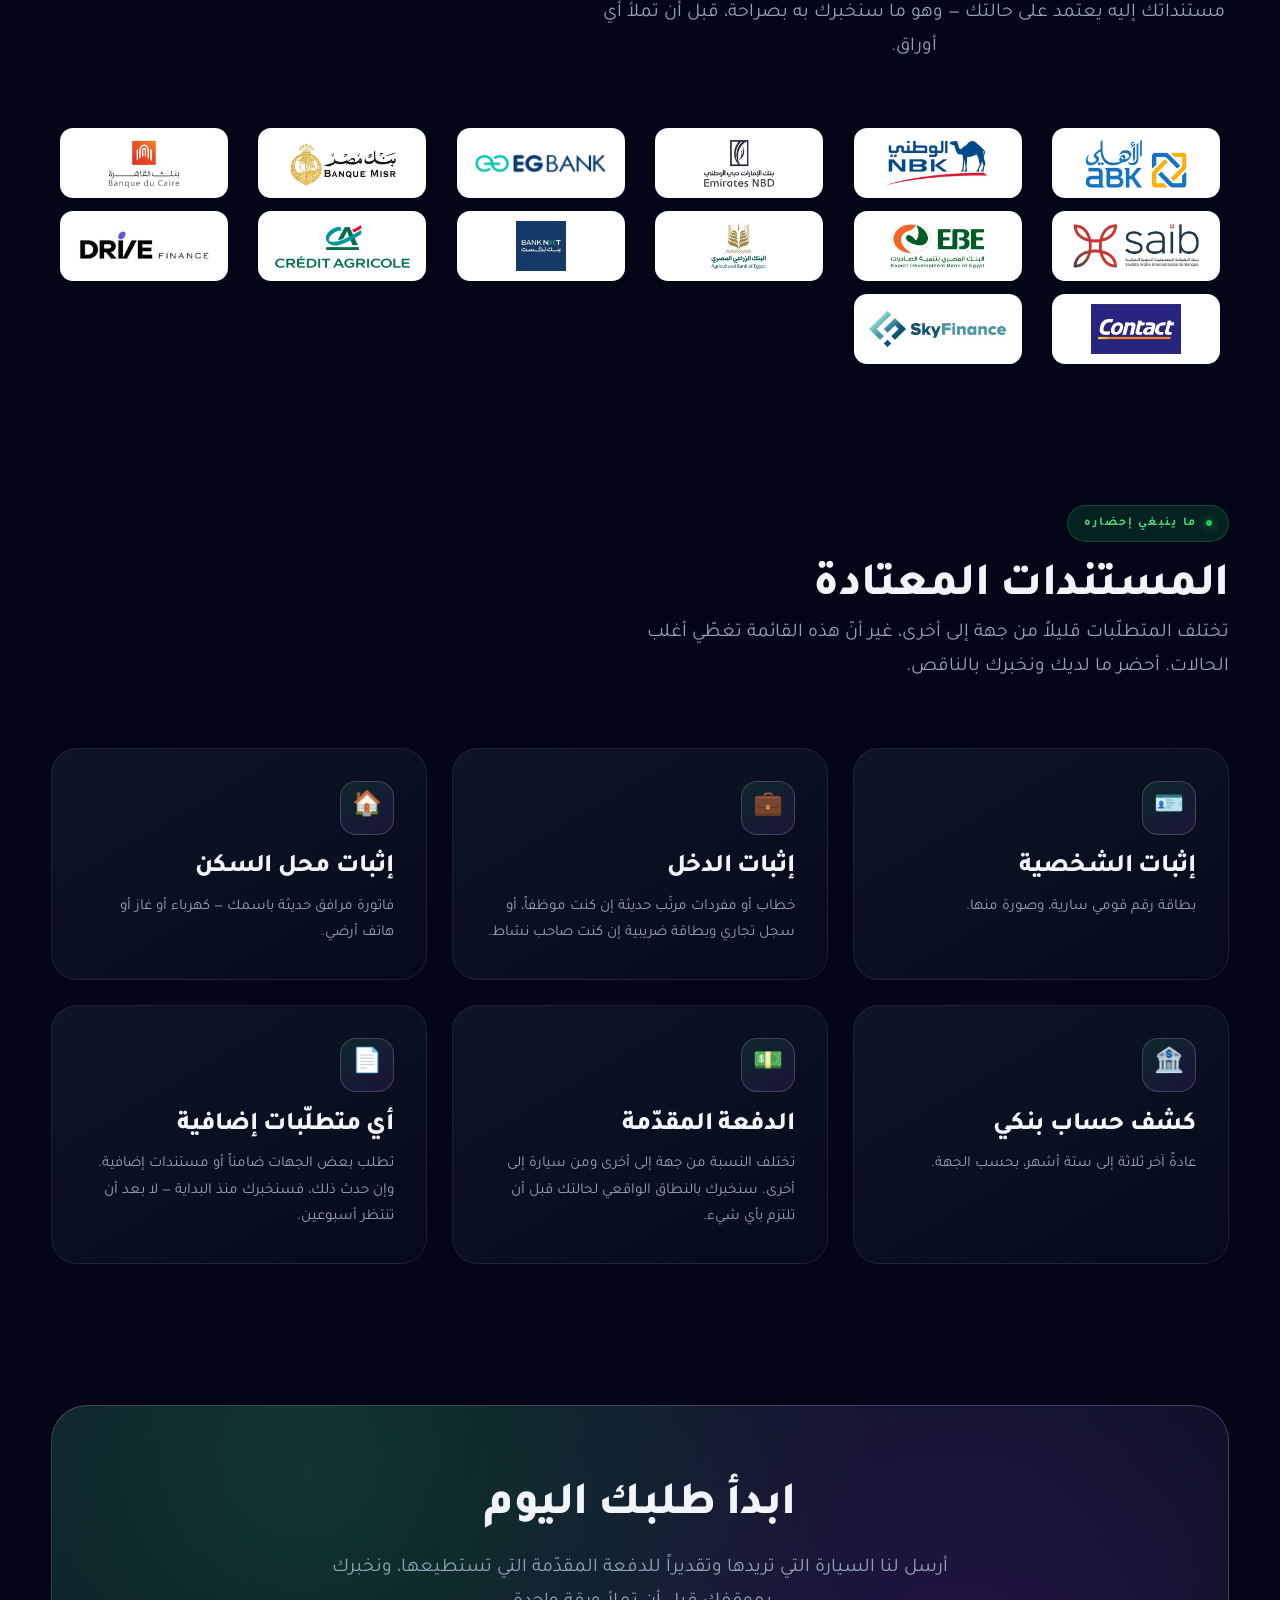
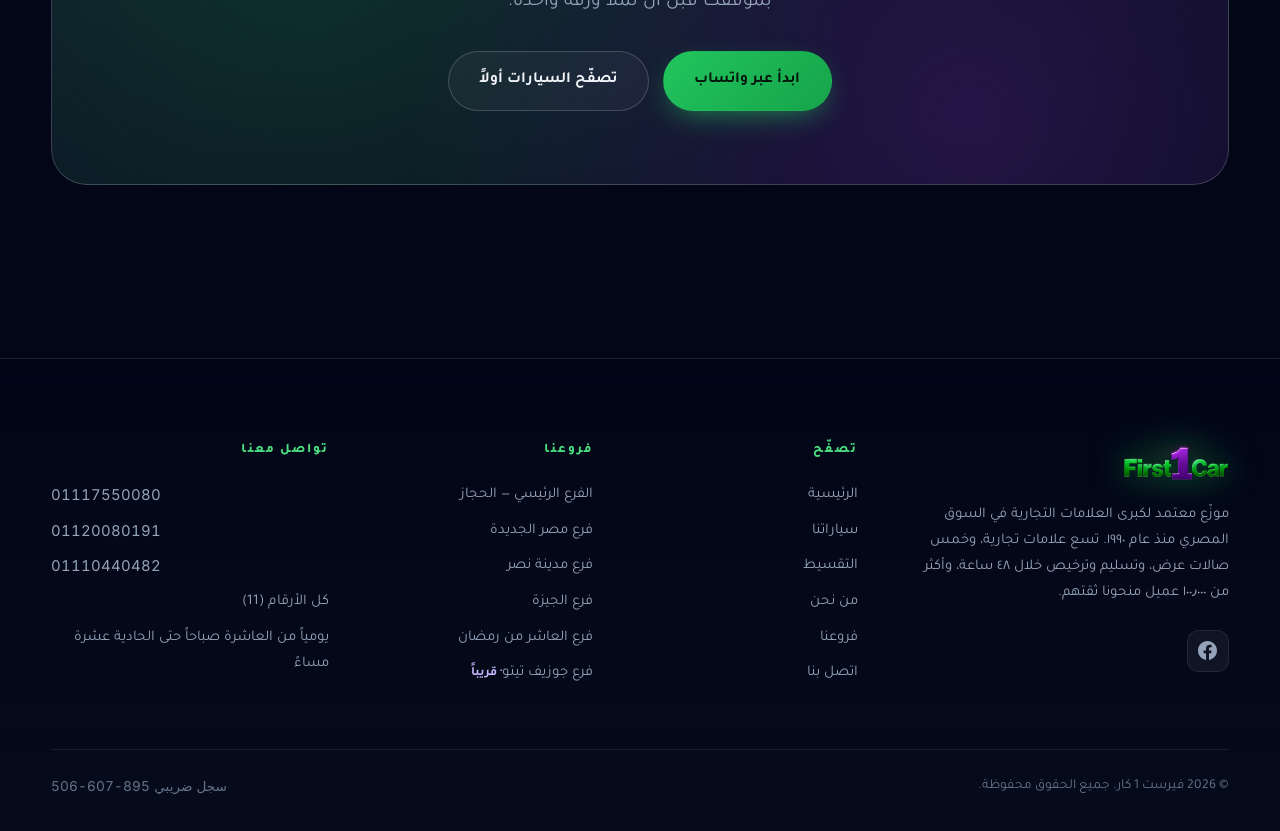
<file: finance.html>
<!DOCTYPE html>
<html lang="ar" dir="rtl">
<head>
<meta charset="UTF-8">
<meta name="viewport" content="width=device-width,initial-scale=1,viewport-fit=cover">
<title>التقسيط وموافقات جهات التمويل | فيرست ١ كار</title>
<meta name="description" content="نظام التقسيط لدى فيرست ١ كار — نتقدّم بطلبك إلى أكثر من جهة تمويل في وقت واحد ونتابع كل الموافقات حتى تصل إلى أفضل عرض.">
<meta name="theme-color" content="#020617">
<link rel="icon" href="assets/img/logo.png">
<link rel="preconnect" href="https://fonts.googleapis.com">
<link rel="preconnect" href="https://fonts.gstatic.com" crossorigin>
<link href="https://fonts.googleapis.com/css2?family=Inter:wght@400;500;600;700;800&family=Tajawal:wght@400;500;700;800&display=swap" rel="stylesheet">
<style>
/* Critical fallback, inline on purpose: if the external stylesheets fail to
   load (a partial upload, a bad path) the page still renders dark and
   readable instead of as a bare white document. */
html{background:#020617}
body{margin:0;background:#020617;color:#f1f5f9;
     font-family:'Tajawal',Tahoma,Arial,sans-serif;line-height:1.75}
img{max-width:100%;display:block}
</style>
<link rel="stylesheet" href="assets/css/base.css">
<link rel="stylesheet" href="assets/css/components.css">
<link rel="stylesheet" href="assets/css/pages.css">
</head>
<body>

<canvas id="bg-canvas"></canvas>
<div class="bg-orb g"></div>
<div class="bg-orb v"></div>

<div id="site-header"></div>

<main>
  <section class="page-hero">
    <div class="shell">
      <span class="eyebrow" data-en="Financing">التقسيط</span>
      <h1 class="grad" data-en="More than one bank. At the same time.">أكثر من جهة تمويل. في وقت واحد.</h1>
      <p class="lead" data-en="Most showrooms send your documents to one bank and wait. We send them to fourteen at once, follow up with every one, and bring you back all the answers — then licensing and delivery within 48 hours.">
        تُرسل أغلب المعارض مستنداتك إلى جهة واحدة ثم تنتظر. أمّا نحن فنرسلها إلى أربع عشرة
        جهة في وقت واحد، ونتابعها جميعاً، ونعود إليك بكل الردود — ثم الترخيص والتسليم
        خلال ٤٨ ساعة.
      </p>
    </div>
  </section>

  <!-- ═══ HOW IT WORKS ═══ -->
  <section class="section" style="padding-top:0">
    <div class="shell">
      <div class="section-head reveal">
        <span class="eyebrow" data-en="How it works">كيف تسير العملية</span>
        <h2 data-en="Five steps, and we handle four of them">خمس خطوات، نتولّى نحن أربعاً منها</h2>
      </div>

      <div class="steps">
        <div class="step reveal">
          <h3 data-en="You pick the car">تختار السيارة</h3>
          <p data-en="Choose the model, the trim and the colour. We tell you the official price and the down payment the finance houses usually ask for on it.">
            اختر الطراز والفئة واللون، ونخبرك بالسعر الرسمي وبالدفعة المقدّمة التي تطلبها
            جهات التمويل عادةً عليه.
          </p>
        </div>

        <div class="step reveal" data-delay="1">
          <h3 data-en="You submit your documents once">تقدّم مستنداتك مرة واحدة</h3>
          <p data-en="One set of documents covers every finance house. You do not fill in the same form five times.">
            مجموعة مستندات واحدة تكفي لجميع الجهات. لن تملأ الاستمارة نفسها خمس مرات.
          </p>
        </div>

        <div class="step reveal" data-delay="2">
          <h3 data-en="We file with them all at once">نتقدّم إليها جميعاً في وقت واحد</h3>
          <p data-en="Your request goes to all fourteen in parallel, each with the down payment that suits it — not one after another.">
            يُرسل طلبك إلى الجهات الأربع عشرة بالتوازي، كلٌّ منها بالدفعة المقدّمة التي
            تناسبها — لا واحدة تلو الأخرى.
          </p>
        </div>

        <div class="step reveal" data-delay="3">
          <h3 data-en="We chase every answer">نتابع كل ردّ</h3>
          <p data-en="We follow up with each one until it gives a clear approval or refusal, and we tell you where each of them stands.">
            نتابع كل جهة حتى تعطي رداً واضحاً بالموافقة أو الرفض، ونطلعك على موقف كلٍّ منها.
          </p>
        </div>

        <div class="step reveal" data-delay="4">
          <h3 data-en="You choose and take delivery">تختار وتستلم</h3>
          <p data-en="Compare the approvals side by side — down payment, monthly instalment, term — and take the one that suits you.">
            قارن الموافقات جنباً إلى جنب — الدفعة المقدّمة والقسط الشهري والمدة —
            واختر ما يناسبك.
          </p>
        </div>
      </div>
    </div>
  </section>

  <!-- ═══ BANKS ═══ -->
  <section class="section" style="padding-top:0">
    <div class="shell">
      <div class="section-head center reveal">
        <span class="eyebrow" data-en="Finance partners">جهات التمويل الشريكة</span>
        <h2 data-en="Fourteen banks and finance houses">أربعة عشر مصرفاً وجهة تمويل</h2>
        <p class="lead" data-en="This is the full list we work with. Which of them is worth submitting your documents to depends on your case — and we will tell you that honestly, before you fill in anything.">
          هذه هي القائمة الكاملة للجهات المتعاقدين معها. وأيّها يستحق تقديم مستنداتك إليه
          يعتمد على حالتك — وهو ما سنخبرك به بصراحة، قبل أن تملأ أي أوراق.
        </p>
      </div>
      <div class="bank-grid" id="bank-grid"></div>
    </div>
  </section>

  <!-- ═══ DOCUMENTS ═══ -->
  <section class="section" style="padding-top:0">
    <div class="shell">
      <div class="section-head reveal">
        <span class="eyebrow" data-en="What to bring">ما ينبغي إحضاره</span>
        <h2 data-en="The usual paperwork">المستندات المعتادة</h2>
        <p class="lead" data-en="Requirements differ a little from one to another, but this covers almost every case. Bring what you have and we will tell you what is missing.">
          تختلف المتطلّبات قليلاً من جهة إلى أخرى، غير أنّ هذه القائمة تغطّي أغلب الحالات.
          أحضر ما لديك ونخبرك بالناقص.
        </p>
      </div>

      <div class="grid grid-3">
        <article class="card reveal">
          <div class="f-icon">🪪</div>
          <h3 data-en="Proof of identity">إثبات الشخصية</h3>
          <p data-en="A valid national ID card, and a copy of it.">بطاقة رقم قومي سارية، وصورة منها.</p>
        </article>
        <article class="card reveal" data-delay="1">
          <div class="f-icon">💼</div>
          <h3 data-en="Proof of income">إثبات الدخل</h3>
          <p data-en="A recent HR letter or salary statement if you are employed, or a commercial register and tax card if you own a business.">
            خطاب أو مفردات مرتّب حديثة إن كنت موظفاً، أو سجل تجاري وبطاقة ضريبية
            إن كنت صاحب نشاط.
          </p>
        </article>
        <article class="card reveal" data-delay="2">
          <div class="f-icon">🏠</div>
          <h3 data-en="Proof of address">إثبات محل السكن</h3>
          <p data-en="A recent utility bill in your name — electricity, gas or landline.">
            فاتورة مرافق حديثة باسمك — كهرباء أو غاز أو هاتف أرضي.
          </p>
        </article>
        <article class="card reveal">
          <div class="f-icon">🏦</div>
          <h3 data-en="Bank statement">كشف حساب بنكي</h3>
          <p data-en="Usually the last three to six months, depending on the finance house.">
            عادةً آخر ثلاثة إلى ستة أشهر، بحسب الجهة.
          </p>
        </article>
        <article class="card reveal" data-delay="1">
          <div class="f-icon">💵</div>
          <h3 data-en="The down payment">الدفعة المقدّمة</h3>
          <p data-en="The percentage differs from one finance house to another and from one car to another. We will tell you the realistic range for your case before you commit to anything.">
            تختلف النسبة من جهة إلى أخرى ومن سيارة إلى أخرى. سنخبرك بالنطاق الواقعي
            لحالتك قبل أن تلتزم بأي شيء.
          </p>
        </article>
        <article class="card reveal" data-delay="2">
          <div class="f-icon">📄</div>
          <h3 data-en="Anything additional">أي متطلّبات إضافية</h3>
          <p data-en="Some finance houses ask for a guarantor or additional paperwork. If yours does, we will tell you at the outset — not after you have waited a fortnight.">
            تطلب بعض الجهات ضامناً أو مستندات إضافية. وإن حدث ذلك، فسنخبرك منذ البداية —
            لا بعد أن تنتظر أسبوعين.
          </p>
        </article>
      </div>
    </div>
  </section>

  <!-- ═══ CTA ═══ -->
  <section class="section" style="padding-top:0">
    <div class="shell">
      <div class="cta-band reveal">
        <h2 data-en="Start your request today">ابدأ طلبك اليوم</h2>
        <p class="lead" data-en="Send us the car you want and roughly the down payment you can manage. We will tell you where you stand before you fill in a single form.">
          أرسل لنا السيارة التي تريدها وتقديراً للدفعة المقدّمة التي تستطيعها،
          ونخبرك بموقفك قبل أن تملأ ورقة واحدة.
        </p>
        <div class="hero-cta">
          <a class="btn btn-primary js-wa" href="#" target="_blank" rel="noopener"
             data-wa-msg="السلام عليكم، أودّ الاستفسار عن نظام التقسيط."
             data-en="Start on WhatsApp">ابدأ عبر واتساب</a>
          <a class="btn btn-ghost" href="cars.html" data-en="Browse the cars first">تصفّح السيارات أولاً</a>
        </div>
      </div>
    </div>
  </section>
</main>

<div id="site-footer"></div>

<script src="assets/js/data.js"></script>
<script src="assets/js/site.js"></script>
<script src="assets/js/bg.js"></script>
<script>
(function () {
  var grid = document.getElementById('bank-grid');
  function render() {
    grid.innerHTML = SITE.banks.map(function (b) {
      return '<div class="bank-cell">' + window.brandPlate(b) + '</div>';
    }).join('');
  }
  document.addEventListener('langchange', render);
  render();
})();
</script>
</body>
</html>
</file>
<file: assets/css/base.css>
/* ============================================================================
   First 1 Car — Design system
   Brand: neon green (#22c55e) + violet (#9333ea) on near-black, taken from
   the logo and the internal system's existing look.
   ============================================================================ */

:root{
  /* brand */
  --green:#22c55e;   --green-2:#4ade80;  --green-dim:rgba(34,197,94,.14);
  --violet:#9333ea;  --violet-2:#a855f7; --violet-dim:rgba(147,51,234,.14);

  /* surfaces */
  --bg:#020617;      --bg-2:#070d1c;     --bg-3:#0b1220;
  --surface:rgba(15,23,42,.72);
  --surface-solid:#0d1526;
  --border:rgba(255,255,255,.08);
  --border-hi:rgba(255,255,255,.18);

  /* text */
  --text:#f1f5f9;    --muted:#94a3b8;    --faint:#64748b;

  /* type */
  --font-ar:'Tajawal',system-ui,sans-serif;
  --font-en:'Inter',system-ui,sans-serif;

  /* shape */
  --r-sm:12px; --r:18px; --r-lg:26px; --r-xl:36px;
  --shell:min(1240px,92vw);

  /* motion */
  --ease:cubic-bezier(.22,1,.36,1);
  --tr:.45s var(--ease);

  --nav-h:74px;
}

*,*::before,*::after{margin:0;padding:0;box-sizing:border-box}

html{
  scroll-behavior:smooth;
  -webkit-text-size-adjust:100%;
}

body{
  background:var(--bg);
  color:var(--text);
  font-family:var(--font-ar);
  font-size:16px;
  line-height:1.75;
  overflow-x:hidden;
  -webkit-font-smoothing:antialiased;
  text-rendering:optimizeLegibility;
}
html[lang="en"] body{font-family:var(--font-en);line-height:1.65}

/* the page sits above the fixed canvas backdrop */
main,footer,header{position:relative;z-index:2}

img{max-width:100%;display:block}
a{color:inherit;text-decoration:none}
button,input,textarea,select{font:inherit;color:inherit}
::selection{background:var(--violet);color:#fff}

/* ── Typography ───────────────────────────────────────────────────────── */
h1,h2,h3,h4{line-height:1.2;font-weight:800;letter-spacing:-.01em}
h1{font-size:clamp(2.2rem,5.6vw,4rem);text-wrap:balance}
h2{font-size:clamp(1.75rem,4vw,2.9rem);text-wrap:balance}
h3{font-size:clamp(1.2rem,2.4vw,1.6rem)}
p{color:var(--muted)}

.lead{font-size:clamp(1.02rem,2.1vw,1.22rem);color:var(--muted);max-width:62ch}

/* gradient headline text */
.grad{
  background:linear-gradient(110deg,var(--green) 0%,var(--green-2) 32%,var(--violet-2) 78%);
  -webkit-background-clip:text;background-clip:text;
  -webkit-text-fill-color:transparent;color:transparent;
}
.grad-v{
  background:linear-gradient(110deg,var(--violet-2),var(--green-2));
  -webkit-background-clip:text;background-clip:text;
  -webkit-text-fill-color:transparent;color:transparent;
}

/* ── Layout ───────────────────────────────────────────────────────────── */
.shell{width:var(--shell);margin-inline:auto}
.section{padding:clamp(72px,11vw,148px) 0;position:relative}
.section-head{margin-bottom:clamp(36px,5vw,64px);max-width:70ch}

.eyebrow{
  display:inline-flex;align-items:center;gap:.55rem;
  font-size:.76rem;font-weight:700;letter-spacing:.14em;text-transform:uppercase;
  color:var(--green-2);
  background:var(--green-dim);
  border:1px solid rgba(34,197,94,.28);
  padding:.42rem 1rem;border-radius:999px;margin-bottom:1.15rem;
}
.eyebrow::before{
  content:"";width:6px;height:6px;border-radius:50%;
  background:var(--green);box-shadow:0 0 10px var(--green);
  animation:pulse 2.4s ease-in-out infinite;
}
@keyframes pulse{0%,100%{opacity:1;transform:scale(1)}50%{opacity:.35;transform:scale(.7)}}

/* ── Buttons ──────────────────────────────────────────────────────────── */
.btn{
  display:inline-flex;align-items:center;justify-content:center;gap:.6rem;
  padding:.95rem 1.9rem;border-radius:999px;border:1px solid transparent;
  font-weight:700;font-size:.97rem;cursor:pointer;
  transition:transform var(--tr),box-shadow var(--tr),background var(--tr),border-color var(--tr);
  will-change:transform;
}
.btn:hover{transform:translateY(-3px)}
.btn:active{transform:translateY(-1px)}

.btn-primary{
  background:linear-gradient(135deg,var(--green),#16a34a);
  color:#04140a;
  box-shadow:0 10px 30px -10px rgba(34,197,94,.7);
}
.btn-primary:hover{box-shadow:0 18px 44px -12px rgba(34,197,94,.85)}

.btn-violet{
  background:linear-gradient(135deg,var(--violet-2),var(--violet));
  color:#fff;
  box-shadow:0 10px 30px -10px rgba(147,51,234,.7);
}
.btn-violet:hover{box-shadow:0 18px 44px -12px rgba(147,51,234,.85)}

.btn-ghost{
  background:rgba(255,255,255,.04);
  border-color:var(--border-hi);
  color:var(--text);
  backdrop-filter:blur(12px);
}
.btn-ghost:hover{background:rgba(255,255,255,.09);border-color:var(--green)}

/* ── Cards / glass ────────────────────────────────────────────────────── */
.glass{
  background:var(--surface);
  border:1px solid var(--border);
  border-radius:var(--r-lg);
  backdrop-filter:blur(22px);
  -webkit-backdrop-filter:blur(22px);
}

.card{
  position:relative;overflow:hidden;
  background:linear-gradient(150deg,rgba(15,23,42,.9),rgba(7,13,28,.75));
  border:1px solid var(--border);
  border-radius:var(--r-lg);
  padding:clamp(1.4rem,2.6vw,2rem);
  transition:transform var(--tr),border-color var(--tr),box-shadow var(--tr);
}
/* the sweep of light that follows the cursor */
.card::before{
  content:"";position:absolute;inset:0;pointer-events:none;opacity:0;
  transition:opacity var(--tr);
  background:radial-gradient(420px circle at var(--mx,50%) var(--my,50%),
             rgba(34,197,94,.13),transparent 62%);
}
.card:hover{
  transform:translateY(-7px);
  border-color:rgba(34,197,94,.4);
  box-shadow:0 26px 60px -28px rgba(34,197,94,.55);
}
.card:hover::before{opacity:1}

/* ── Scroll reveal ────────────────────────────────────────────────────── */
.reveal{
  opacity:0;transform:translateY(38px);
  transition:opacity .95s var(--ease),transform .95s var(--ease);
}
.reveal.in{opacity:1;transform:none}
.reveal[data-delay="1"]{transition-delay:.09s}
.reveal[data-delay="2"]{transition-delay:.18s}
.reveal[data-delay="3"]{transition-delay:.27s}
.reveal[data-delay="4"]{transition-delay:.36s}
.reveal[data-delay="5"]{transition-delay:.45s}

@media (prefers-reduced-motion:reduce){
  html{scroll-behavior:auto}
  .reveal{opacity:1;transform:none;transition:none}
  *,*::before,*::after{animation-duration:.01ms !important;animation-iteration-count:1 !important;
                       transition-duration:.01ms !important}
}

/* ── Utility ──────────────────────────────────────────────────────────── */
.center{text-align:center}
.center .lead{margin-inline:auto}
.sr-only{position:absolute;width:1px;height:1px;padding:0;overflow:hidden;
  clip:rect(0,0,0,0);white-space:nowrap;border:0}

/* numbers stay latin & LTR even inside Arabic text */
.num{font-family:var(--font-en);font-variant-numeric:tabular-nums;direction:ltr;unicode-bidi:isolate}

/* mirror-safe icons in RTL */
html[dir="rtl"] .flip{transform:scaleX(-1)}
</file>
<file: assets/css/components.css>
/* ============================================================================
   First 1 Car — Navigation, footer, and shared page furniture
   ============================================================================ */

/* ── Fixed canvas backdrop (starfield + horizon grid) ─────────────────── */
#bg-canvas{
  position:fixed;inset:0;width:100%;height:100%;
  z-index:0;pointer-events:none;
}
.bg-orb{
  position:fixed;border-radius:50%;filter:blur(110px);
  z-index:0;pointer-events:none;will-change:transform;
}
.bg-orb.g{width:min(600px,70vw);height:min(600px,70vw);top:-14%;inset-inline-start:-12%;
  background:radial-gradient(circle,rgba(34,197,94,.26),transparent 68%)}
.bg-orb.v{width:min(640px,74vw);height:min(640px,74vw);bottom:-18%;inset-inline-end:-14%;
  background:radial-gradient(circle,rgba(147,51,234,.24),transparent 68%)}

/* ── Header ───────────────────────────────────────────────────────────── */
.nav{
  position:fixed;inset-inline:0;top:0;z-index:100;height:var(--nav-h);
  display:flex;align-items:center;
  transition:background var(--tr),border-color var(--tr),backdrop-filter var(--tr);
  border-bottom:1px solid transparent;
}
.nav.scrolled{
  background:rgba(2,6,23,.82);
  backdrop-filter:blur(20px);-webkit-backdrop-filter:blur(20px);
  border-bottom-color:var(--border);
}
.nav-inner{width:var(--shell);margin-inline:auto;display:flex;align-items:center;gap:1.5rem}

.brand{display:flex;align-items:center;gap:.7rem;font-weight:800;font-size:1.06rem;flex-shrink:0}
.brand img{height:30px;width:auto;filter:drop-shadow(0 0 16px rgba(34,197,94,.5))}
.footer .brand img{height:38px}

.nav-links{display:flex;align-items:center;gap:.3rem;margin-inline-start:auto}
.nav-links a{
  position:relative;padding:.55rem .95rem;border-radius:10px;
  font-size:.93rem;font-weight:600;color:var(--muted);
  transition:color var(--tr),background var(--tr);
}
.nav-links a:hover{color:var(--text);background:rgba(255,255,255,.05)}
.nav-links a.active{color:var(--green-2)}
.nav-links a.active::after{
  content:"";position:absolute;bottom:.24rem;inset-inline:.95rem;height:2px;border-radius:2px;
  background:var(--green);box-shadow:0 0 10px var(--green);
}

.nav-actions{display:flex;align-items:center;gap:.6rem;flex-shrink:0}

.lang-btn{
  padding:.5rem .9rem;border-radius:999px;cursor:pointer;
  background:rgba(255,255,255,.05);border:1px solid var(--border-hi);
  font-size:.82rem;font-weight:700;letter-spacing:.02em;
  transition:background var(--tr),border-color var(--tr),color var(--tr);
}
.lang-btn:hover{background:var(--violet-dim);border-color:var(--violet-2);color:var(--violet-2)}

.nav-cta{padding:.62rem 1.3rem;font-size:.88rem}

/* burger */
.burger{
  display:none;width:44px;height:44px;border-radius:12px;cursor:pointer;
  background:rgba(255,255,255,.05);border:1px solid var(--border-hi);
  position:relative;flex-shrink:0;
}
.burger span{
  position:absolute;inset-inline-start:12px;width:20px;height:2px;border-radius:2px;
  background:var(--text);transition:transform var(--tr),opacity var(--tr),top var(--tr);
}
.burger span:nth-child(1){top:15px}
.burger span:nth-child(2){top:21px}
.burger span:nth-child(3){top:27px}
.burger.open span:nth-child(1){top:21px;transform:rotate(45deg)}
.burger.open span:nth-child(2){opacity:0}
.burger.open span:nth-child(3){top:21px;transform:rotate(-45deg)}

/* mobile drawer */
.drawer{
  position:fixed;inset:var(--nav-h) 0 auto 0;z-index:99;
  background:rgba(2,6,23,.97);backdrop-filter:blur(24px);
  border-bottom:1px solid var(--border);
  padding:1.1rem var(--shell-pad,5vw) 1.8rem;
  display:flex;flex-direction:column;gap:.25rem;
  transform:translateY(-14px);opacity:0;visibility:hidden;
  transition:transform var(--tr),opacity var(--tr),visibility var(--tr);
}
.drawer.open{transform:none;opacity:1;visibility:visible}
.drawer a{
  padding:.95rem .6rem;border-radius:12px;font-weight:700;font-size:1.03rem;
  border-bottom:1px solid rgba(255,255,255,.05);
}
.drawer a.active{color:var(--green-2)}
.drawer .btn{margin-top:1rem}

@media (max-width:940px){
  .nav-links{display:none}
  .nav-cta{display:none}
  .burger{display:block;margin-inline-start:auto}
  .nav-actions{gap:.5rem}
}

/* ── Footer ───────────────────────────────────────────────────────────── */
.footer{
  border-top:1px solid var(--border);
  background:linear-gradient(180deg,transparent,rgba(7,13,28,.85));
  padding:clamp(48px,7vw,84px) 0 2rem;margin-top:2rem;
}
.footer-grid{
  display:grid;gap:clamp(2rem,4vw,3.4rem);
  grid-template-columns:1.5fr 1fr 1fr 1.3fr;
}
@media (max-width:860px){.footer-grid{grid-template-columns:1fr 1fr}}
@media (max-width:520px){.footer-grid{grid-template-columns:1fr}}

.footer h4{font-size:.82rem;letter-spacing:.14em;text-transform:uppercase;
  color:var(--green-2);margin-bottom:1.15rem;font-weight:800}
.footer-col a,.footer-col p{display:block;color:var(--muted);font-size:.93rem;
  padding:.3rem 0;transition:color var(--tr)}
.footer-col a:hover{color:var(--green-2)}
.footer .brand{margin-bottom:1rem}
.footer .lead{font-size:.93rem}

.socials{display:flex;gap:.6rem;margin-top:1.2rem}
.socials a{
  width:42px;height:42px;border-radius:12px;display:grid;place-items:center;
  background:rgba(255,255,255,.05);border:1px solid var(--border);
  transition:transform var(--tr),background var(--tr),border-color var(--tr);
}
.socials a:hover{transform:translateY(-4px);background:var(--green-dim);border-color:var(--green)}
.socials svg{width:19px;height:19px;fill:currentColor}

.footer-bottom{
  margin-top:clamp(2.4rem,5vw,3.6rem);padding-top:1.6rem;
  border-top:1px solid var(--border);
  display:flex;justify-content:space-between;align-items:center;gap:1rem;flex-wrap:wrap;
  font-size:.85rem;color:var(--faint);
}

/* ── Floating WhatsApp ────────────────────────────────────────────────── */
.wa-float{
  position:fixed;inset-block-end:22px;inset-inline-end:22px;z-index:90;
  width:58px;height:58px;border-radius:50%;display:grid;place-items:center;
  background:linear-gradient(135deg,#25d366,#128c7e);
  box-shadow:0 12px 34px -8px rgba(37,211,102,.75);
  transition:transform var(--tr);
}
.wa-float:hover{transform:scale(1.09) translateY(-3px)}
.wa-float svg{width:29px;height:29px;fill:#fff}
.wa-float::after{
  content:"";position:absolute;inset:0;border-radius:50%;
  border:2px solid rgba(37,211,102,.55);
  animation:ring 2.6s ease-out infinite;
}
@keyframes ring{0%{transform:scale(1);opacity:.9}100%{transform:scale(1.75);opacity:0}}

/* ── Page hero (inner pages) ──────────────────────────────────────────── */
.page-hero{
  padding:calc(var(--nav-h) + clamp(56px,8vw,96px)) 0 clamp(40px,6vw,70px);
  position:relative;text-align:center;
}
.page-hero h1{margin-bottom:1.1rem}
.page-hero .lead{margin-inline:auto}

/* ── Section divider (glowing hairline) ───────────────────────────────── */
.hr-glow{
  height:1px;border:0;
  background:linear-gradient(90deg,transparent,rgba(34,197,94,.55),rgba(147,51,234,.55),transparent);
}

/* a branch that has not opened yet, noted in the footer list */
.soon-note{color:#c4b5fd;font-size:.8rem;font-weight:600}
</file>
<file: assets/css/pages.css>
/* ============================================================================
   First 1 Car — Page sections
   ============================================================================ */

/* ══ HERO ═══════════════════════════════════════════════════════════════ */
.hero{
  min-height:100svh;display:flex;align-items:center;
  padding:calc(var(--nav-h) + 3rem) 0 4rem;
  position:relative;overflow:hidden;perspective:1400px;
}
.hero-inner{
  width:var(--shell);margin-inline:auto;
  display:grid;grid-template-columns:1.06fr .94fr;gap:clamp(2rem,5vw,4.5rem);
  align-items:center;
}
@media (max-width:1000px){
  .hero-inner{grid-template-columns:1fr;text-align:center}
  .hero-copy .lead{margin-inline:auto}
  .hero-cta{justify-content:center}
  .hero-trust{justify-content:center}
}

/* The Arabic headline runs longer than the English, so the hero gets its
   own scale — each phrase should hold on one line down to tablet. */
.hero h1{margin-bottom:1.35rem;max-width:24ch;
         font-size:clamp(1.95rem,4.3vw,3.05rem)}
@media (max-width:1000px){.hero h1{max-width:none;margin-inline:auto}}
.hero h1 .line{display:block;overflow:hidden}
.hero h1 .line > span{
  display:block;
  animation:riseIn 1.15s var(--ease) both;
}
.hero h1 .line:nth-child(1) > span{animation-delay:.1s}
.hero h1 .line:nth-child(2) > span{animation-delay:.25s}
@keyframes riseIn{from{transform:translateY(105%)}to{transform:none}}

.hero-copy .lead{margin-bottom:2.1rem;animation:fadeUp 1s var(--ease) .5s both}
@keyframes fadeUp{from{opacity:0;transform:translateY(24px)}to{opacity:1;transform:none}}

.hero-cta{display:flex;gap:.85rem;flex-wrap:wrap;animation:fadeUp 1s var(--ease) .68s both}

.hero-trust{
  display:flex;gap:clamp(1.2rem,3vw,2.6rem);margin-top:2.8rem;flex-wrap:wrap;
  animation:fadeUp 1s var(--ease) .86s both;
}
.hero-trust div{display:flex;flex-direction:column;gap:.1rem}
.hero-trust b{font-size:clamp(1.5rem,3vw,2.1rem);font-weight:800;line-height:1}
.hero-trust small{font-size:.8rem;color:var(--faint);font-weight:600}

/* ── the 3D car stage ── */
.hero-stage{
  position:relative;transform-style:preserve-3d;
  animation:fadeUp 1.2s var(--ease) .4s both;
}
.car-art{
  width:100%;height:auto;
  filter:drop-shadow(0 40px 60px rgba(0,0,0,.7))
         drop-shadow(0 0 60px rgba(34,197,94,.28));
  animation:hover 6s ease-in-out infinite;
  will-change:transform;
}
@keyframes hover{0%,100%{transform:translateY(0)}50%{transform:translateY(-16px)}}

/* the glowing pad the car sits on */
.car-pad{
  position:absolute;inset-inline:8%;bottom:6%;height:60px;border-radius:50%;
  background:radial-gradient(ellipse,rgba(34,197,94,.35),transparent 68%);
  filter:blur(22px);
  animation:padPulse 6s ease-in-out infinite;
}
@keyframes padPulse{0%,100%{opacity:.75;transform:scaleX(1)}50%{opacity:1;transform:scaleX(.9)}}

/* speed streaks behind the car */
.streaks{position:absolute;inset:0;pointer-events:none;overflow:hidden;border-radius:var(--r-xl)}
.streak{
  position:absolute;height:2px;border-radius:2px;
  background:linear-gradient(90deg,transparent,var(--green),transparent);
  opacity:0;animation:dash 3.4s linear infinite;
}
@keyframes dash{
  0%{opacity:0;transform:translateX(-60%) scaleX(.4)}
  18%{opacity:.85}
  100%{opacity:0;transform:translateX(160%) scaleX(1.5)}
}

/* scroll hint */
.scroll-hint{
  position:absolute;inset-inline:0;bottom:1.6rem;margin-inline:auto;width:max-content;
  display:flex;flex-direction:column;align-items:center;gap:.5rem;
  font-size:.74rem;letter-spacing:.16em;text-transform:uppercase;color:var(--faint);
  animation:fadeUp 1s var(--ease) 1.2s both;
}
.scroll-hint i{
  width:22px;height:36px;border:2px solid var(--border-hi);border-radius:12px;
  position:relative;display:block;
}
.scroll-hint i::after{
  content:"";position:absolute;top:7px;inset-inline:0;margin-inline:auto;
  width:3px;height:7px;border-radius:2px;background:var(--green);
  animation:wheel 1.9s ease-in-out infinite;
}
@keyframes wheel{0%{opacity:0;transform:translateY(0)}35%{opacity:1}100%{opacity:0;transform:translateY(13px)}}

/* ══ BRAND MARQUEE ══════════════════════════════════════════════════════ */
.marquee-wrap{
  padding:clamp(28px,4vw,44px) 0;
  border-block:1px solid var(--border);
  background:rgba(7,13,28,.55);
  overflow:hidden;position:relative;
}
.marquee-wrap::before,.marquee-wrap::after{
  content:"";position:absolute;top:0;bottom:0;width:14%;z-index:2;pointer-events:none;
}
.marquee-wrap::before{inset-inline-start:0;background:linear-gradient(90deg,var(--bg),transparent)}
.marquee-wrap::after{inset-inline-end:0;background:linear-gradient(270deg,var(--bg),transparent)}
html[dir="rtl"] .marquee-wrap::before{background:linear-gradient(270deg,var(--bg),transparent)}
html[dir="rtl"] .marquee-wrap::after{background:linear-gradient(90deg,var(--bg),transparent)}

.marquee{display:flex;width:max-content;animation:slide 34s linear infinite}
.marquee-wrap:hover .marquee{animation-play-state:paused}
@keyframes slide{from{transform:translateX(0)}to{transform:translateX(-50%)}}
html[dir="rtl"] .marquee{animation-name:slideR}
@keyframes slideR{from{transform:translateX(0)}to{transform:translateX(50%)}}

.marquee-item{
  display:flex;align-items:center;justify-content:center;gap:.7rem;
  padding:0 clamp(1.6rem,3.4vw,3rem);flex-shrink:0;
  font-size:clamp(1.15rem,2.4vw,1.7rem);font-weight:800;
  color:var(--faint);white-space:nowrap;
  transition:color var(--tr),transform var(--tr);
}
.marquee-item:hover{color:var(--text);transform:scale(1.08)}
.marquee-item .dot{width:8px;height:8px;border-radius:50%;flex-shrink:0;opacity:.85}

/* ══ FEATURE CARDS ══════════════════════════════════════════════════════ */
.grid{display:grid;gap:clamp(1rem,2vw,1.6rem)}
.grid-2{grid-template-columns:repeat(2,1fr)}
.grid-3{grid-template-columns:repeat(3,1fr)}
.grid-4{grid-template-columns:repeat(4,1fr)}
@media (max-width:980px){.grid-3,.grid-4{grid-template-columns:repeat(2,1fr)}}
@media (max-width:620px){.grid-2,.grid-3,.grid-4{grid-template-columns:1fr}}

.f-icon{
  width:54px;height:54px;border-radius:16px;display:grid;place-items:center;
  font-size:1.5rem;margin-bottom:1.15rem;
  background:linear-gradient(140deg,var(--green-dim),var(--violet-dim));
  border:1px solid var(--border-hi);
}
.card h3{margin-bottom:.6rem}
.card p{font-size:.95rem}

/* ══ SCROLL SHOWCASE (interior / detail reveals) ════════════════════════ */
.showcase{position:relative;padding:clamp(60px,9vw,120px) 0}
.showcase-row{
  display:grid;grid-template-columns:1fr 1fr;align-items:center;
  gap:clamp(2rem,5vw,4.5rem);margin-bottom:clamp(3.5rem,7vw,7rem);
}
.showcase-row:nth-child(even) .showcase-media{order:-1}
@media (max-width:900px){
  .showcase-row{grid-template-columns:1fr}
  .showcase-row:nth-child(even) .showcase-media{order:0}
}

.showcase-media{
  position:relative;border-radius:var(--r-xl);overflow:hidden;
  border:1px solid var(--border);
  aspect-ratio:4/3;
  background:linear-gradient(150deg,var(--bg-3),var(--bg-2));
  transform:perspective(1200px) rotateY(var(--ry,0deg)) rotateX(var(--rx,0deg));
  transition:transform .55s var(--ease),border-color var(--tr);
  will-change:transform;
}
.showcase-media:hover{border-color:rgba(34,197,94,.42)}
.showcase-media img{width:100%;height:100%;object-fit:cover}

/* placeholder shown until a real photo is dropped in */
.ph{
  position:absolute;inset:0;display:grid;place-items:center;gap:.7rem;
  text-align:center;padding:2rem;
  background:
    radial-gradient(circle at 30% 25%,rgba(34,197,94,.14),transparent 55%),
    radial-gradient(circle at 72% 78%,rgba(147,51,234,.14),transparent 55%),
    repeating-linear-gradient(45deg,rgba(255,255,255,.02) 0 12px,transparent 12px 24px);
}
.ph-inner{display:flex;flex-direction:column;align-items:center;gap:.55rem}
.ph span{font-size:2.6rem;opacity:.55}
.ph small{font-size:.8rem;color:var(--faint);letter-spacing:.04em;max-width:26ch;line-height:1.6}

/* ══ STATS ══════════════════════════════════════════════════════════════ */
.stat{
  text-align:center;padding:clamp(1.5rem,3vw,2.4rem) 1rem;
  border-radius:var(--r-lg);border:1px solid var(--border);
  background:linear-gradient(160deg,rgba(15,23,42,.8),rgba(7,13,28,.6));
  position:relative;overflow:hidden;
}
.stat::after{
  content:"";position:absolute;inset-inline:0;top:0;height:2px;
  background:linear-gradient(90deg,transparent,var(--green),transparent);
  opacity:.7;
}
.stat b{
  display:block;font-size:clamp(2.1rem,5vw,3.4rem);font-weight:800;line-height:1;
  margin-bottom:.45rem;
  background:linear-gradient(135deg,var(--green-2),var(--violet-2));
  -webkit-background-clip:text;background-clip:text;-webkit-text-fill-color:transparent;
}
.stat small{font-size:.86rem;color:var(--muted);font-weight:600}

/* ══ CARS PAGE ══════════════════════════════════════════════════════════ */
.brand-tabs{
  display:flex;gap:.55rem;flex-wrap:wrap;justify-content:center;
  margin-bottom:clamp(2.2rem,4vw,3.4rem);
}
.brand-tab{
  padding:.68rem 1.4rem;border-radius:999px;cursor:pointer;
  background:rgba(255,255,255,.04);border:1px solid var(--border);
  font-weight:700;font-size:.93rem;color:var(--muted);
  transition:all var(--tr);display:inline-flex;align-items:center;gap:.5rem;
}
.brand-tab .dot{width:8px;height:8px;border-radius:50%}
.brand-tab:hover{color:var(--text);border-color:var(--border-hi)}
.brand-tab.active{
  background:linear-gradient(135deg,var(--green),#16a34a);color:#04140a;border-color:transparent;
  box-shadow:0 10px 26px -10px rgba(34,197,94,.7);
}
.brand-tab.active .dot{background:#04140a !important}

.model-card{
  display:flex;flex-direction:column;overflow:hidden;padding:0;
}
.model-media{
  aspect-ratio:16/10;position:relative;overflow:hidden;
  background:linear-gradient(150deg,var(--bg-3),var(--bg-2));
  border-bottom:1px solid var(--border);
}
.model-media img{width:100%;height:100%;object-fit:cover;transition:transform .7s var(--ease)}
.model-card:hover .model-media img{transform:scale(1.07)}

.model-badge{
  position:absolute;top:.85rem;inset-inline-start:.85rem;z-index:2;
  padding:.32rem .8rem;border-radius:999px;font-size:.72rem;font-weight:800;
  background:rgba(2,6,23,.78);border:1px solid var(--border-hi);backdrop-filter:blur(10px);
}
.model-body{padding:1.35rem 1.4rem 1.5rem;display:flex;flex-direction:column;gap:.5rem;flex:1}
.model-body h3{font-size:1.22rem;margin:0}
.model-brand{font-size:.83rem;color:var(--faint);font-weight:600}

.price-row{
  margin-top:auto;padding-top:1.1rem;border-top:1px solid var(--border);
  display:flex;align-items:flex-end;justify-content:space-between;gap:.8rem;flex-wrap:wrap;
}
.price-label{font-size:.74rem;color:var(--faint);font-weight:700;letter-spacing:.06em;
  text-transform:uppercase;display:block;margin-bottom:.15rem}
.price-val{font-size:1.32rem;font-weight:800;color:var(--green-2)}
.price-val.ask{font-size:1rem;color:var(--violet-2)}
.model-cta{
  padding:.55rem 1.1rem;border-radius:999px;font-size:.83rem;font-weight:700;
  background:rgba(255,255,255,.05);border:1px solid var(--border-hi);
  transition:all var(--tr);white-space:nowrap;
}
.model-cta:hover{background:var(--green);color:#04140a;border-color:transparent}

.price-note{
  margin-top:clamp(2rem,4vw,3rem);padding:1.15rem 1.4rem;border-radius:var(--r);
  background:var(--violet-dim);border:1px solid rgba(147,51,234,.3);
  font-size:.89rem;color:#c4b5fd;line-height:1.8;
}

/* ══ BRANCHES ═══════════════════════════════════════════════════════════ */
.branch-card{padding:0;overflow:hidden;display:flex;flex-direction:column}
.branch-map{
  aspect-ratio:16/9;background:var(--bg-2);
  position:relative;display:block;border-bottom:1px solid var(--border);
  overflow:hidden;
}

/* ── The drawn fallback the live map sits over ─────────────────────────
   Also what a branch shows before it has coordinates.                   */
.map-fallback{
  position:absolute;inset:0;
  background:linear-gradient(150deg,var(--bg-3),var(--bg-2));
}
/* a street grid, with two wider roads crossing near the marker, so the
   panel reads as a map rather than as graph paper */
.map-fallback::before{
  content:"";position:absolute;inset:0;opacity:.55;
  background-image:
    linear-gradient(rgba(148,163,184,.085) 1px,transparent 1px),
    linear-gradient(90deg,rgba(148,163,184,.085) 1px,transparent 1px),
    linear-gradient(rgba(148,163,184,.14) 2px,transparent 2px),
    linear-gradient(90deg,rgba(148,163,184,.14) 2px,transparent 2px);
  background-size:34px 34px,34px 34px,170px 170px,170px 170px;
  background-position:0 0,0 0,0 44%,46% 0;
  mask-image:radial-gradient(circle at 50% 50%,#000 30%,transparent 82%);
  -webkit-mask-image:radial-gradient(circle at 50% 50%,#000 30%,transparent 82%);
}
/* a faint green wash under the marker, like a highlighted district */
.map-fallback::after{
  content:"";position:absolute;top:50%;left:50%;
  width:180px;height:180px;margin:-90px 0 0 -90px;border-radius:50%;
  background:radial-gradient(circle,rgba(34,197,94,.13),transparent 68%);
}

/* ── The live map ─────────────────────────────────────────────────────
   Invert plus a 180° hue rotation is the standard way to render a
   light-tiled map dark without an API key; the rest of the chain tones
   it back toward the page's palette. It fades in only once the frame
   reports loaded, so a blocked embed leaves the fallback showing.       */
.map-frame{
  position:absolute;inset:0;width:100%;height:100%;border:0;
  pointer-events:none;                 /* the panel itself is the link */
  opacity:0;transition:opacity .9s var(--ease),filter .6s var(--ease);
  filter:invert(91%) hue-rotate(180deg) saturate(.72) contrast(.92) brightness(.94);
}
.maps-ok .map-frame.ready{opacity:1}
.branch-map.is-live:hover .map-frame{
  filter:invert(88%) hue-rotate(180deg) saturate(.95) contrast(1) brightness(1.02);
}

/* ── The marker ──────────────────────────────────────────────────────
   Drawn rather than an emoji, so it carries the brand green and can
   pulse. Sits above the map, centred on the branch.                     */
.pin-mark{
  position:absolute;top:50%;left:50%;z-index:3;
  width:20px;height:20px;margin:-26px 0 0 -10px;
  border-radius:50% 50% 50% 0;transform:rotate(-45deg);
  background:linear-gradient(135deg,var(--green-2),var(--green));
  box-shadow:0 6px 16px -4px rgba(0,0,0,.8), 0 0 22px -4px rgba(34,197,94,.85);
}
.pin-mark i{
  position:absolute;top:6px;left:6px;width:8px;height:8px;border-radius:50%;
  background:var(--bg);
}
/* the ring that breathes out from the marker */
.pin-mark::after{
  content:"";position:absolute;top:50%;left:50%;width:20px;height:20px;
  margin:-10px 0 0 -10px;border-radius:50%;
  border:2px solid rgba(34,197,94,.6);
  animation:pinPulse 2.6s ease-out infinite;
}
@keyframes pinPulse{
  0%{transform:scale(1);opacity:.85}
  100%{transform:scale(3.2);opacity:0}
}
.pin-mark.soon{
  background:linear-gradient(135deg,var(--violet-2),var(--violet));
  box-shadow:0 6px 16px -4px rgba(0,0,0,.8), 0 0 22px -4px rgba(147,51,234,.85);
}
.pin-mark.soon::after{border-color:rgba(147,51,234,.55)}

@media (prefers-reduced-motion:reduce){ .pin-mark::after{animation:none;opacity:0} }
.branch-body{padding:1.5rem;display:flex;flex-direction:column;gap:.85rem;flex:1}
.branch-body h3{margin:0}
.branch-row{display:flex;align-items:flex-start;gap:.7rem;font-size:.93rem;color:var(--muted)}
.branch-row span:first-child{opacity:.7;flex-shrink:0}
.branch-actions{display:flex;gap:.6rem;margin-top:auto;padding-top:1rem;flex-wrap:wrap}
.branch-actions .btn{padding:.62rem 1.15rem;font-size:.85rem;flex:1;min-width:130px}

/* ══ STEPS (finance) ════════════════════════════════════════════════════ */
.steps{counter-reset:s;display:grid;gap:1.1rem}
.step{
  position:relative;padding:1.5rem 1.6rem 1.5rem 4.6rem;
  border-radius:var(--r-lg);border:1px solid var(--border);
  background:linear-gradient(150deg,rgba(15,23,42,.82),rgba(7,13,28,.6));
  transition:border-color var(--tr),transform var(--tr);
}
html[dir="rtl"] .step{padding:1.5rem 4.6rem 1.5rem 1.6rem}
.step:hover{border-color:rgba(34,197,94,.4);transform:translateX(4px)}
html[dir="rtl"] .step:hover{transform:translateX(-4px)}
.step::before{
  counter-increment:s;content:counter(s);
  position:absolute;top:1.5rem;inset-inline-start:1.5rem;
  width:38px;height:38px;border-radius:12px;display:grid;place-items:center;
  font-family:var(--font-en);font-weight:800;font-size:1.02rem;
  background:linear-gradient(135deg,var(--green),#16a34a);color:#04140a;
}
.step h3{font-size:1.1rem;margin-bottom:.4rem}
.step p{font-size:.93rem;margin:0}

.bank-grid{display:grid;grid-template-columns:repeat(auto-fill,minmax(190px,1fr));gap:.8rem}
.bank{
  padding:1.1rem 1.2rem;border-radius:var(--r);text-align:center;
  border:1px solid var(--border);background:rgba(15,23,42,.6);
  font-weight:700;font-size:.92rem;color:var(--muted);
  transition:all var(--tr);
}
.bank:hover{color:var(--text);border-color:rgba(34,197,94,.4);transform:translateY(-4px)}

/* ══ CONTACT ════════════════════════════════════════════════════════════ */
.contact-grid{display:grid;grid-template-columns:1fr 1fr;gap:clamp(1.6rem,4vw,3.2rem);align-items:start}
@media (max-width:880px){.contact-grid{grid-template-columns:1fr}}

.field{margin-bottom:1.1rem}
.field label{display:block;font-size:.85rem;font-weight:700;margin-bottom:.5rem;color:var(--muted)}
.field input,.field textarea,.field select{
  width:100%;padding:.92rem 1.1rem;border-radius:var(--r-sm);
  background:var(--surface-solid);border:1px solid var(--border);
  outline:none;transition:border-color var(--tr),box-shadow var(--tr);
  font-size:.97rem;
}
.field textarea{min-height:132px;resize:vertical}
.field input:focus,.field textarea:focus,.field select:focus{
  border-color:var(--green);box-shadow:0 0 0 3px var(--green-dim);
}
.field select{appearance:none;cursor:pointer}

.contact-item{
  display:flex;gap:1rem;align-items:flex-start;padding:1.2rem 0;
  border-bottom:1px solid var(--border);
}
.contact-item:last-child{border-bottom:0}
.contact-item .f-icon{width:46px;height:46px;font-size:1.2rem;margin:0;flex-shrink:0;border-radius:13px}
.contact-item b{display:block;font-size:.97rem;margin-bottom:.15rem}
.contact-item a,.contact-item span{color:var(--muted);font-size:.92rem}
.contact-item a:hover{color:var(--green-2)}

/* ══ CTA BANNER ═════════════════════════════════════════════════════════ */
.cta-band{
  position:relative;overflow:hidden;text-align:center;
  border-radius:var(--r-xl);border:1px solid var(--border-hi);
  padding:clamp(2.6rem,6vw,4.6rem) clamp(1.4rem,4vw,3rem);
  background:
    radial-gradient(circle at 22% 18%,rgba(34,197,94,.2),transparent 58%),
    radial-gradient(circle at 78% 82%,rgba(147,51,234,.2),transparent 58%),
    linear-gradient(150deg,rgba(15,23,42,.9),rgba(7,13,28,.85));
}
.cta-band h2{margin-bottom:1rem}
.cta-band .lead{margin:0 auto 2rem}
.cta-band .hero-cta{justify-content:center}

/* ══ ABOUT / values ═════════════════════════════════════════════════════ */
.timeline{position:relative;padding-inline-start:2.2rem}
.timeline::before{
  content:"";position:absolute;inset-block:.6rem;inset-inline-start:6px;width:2px;
  background:linear-gradient(180deg,var(--green),var(--violet),transparent);
}
.tl-item{position:relative;padding-bottom:2.2rem}
.tl-item::before{
  content:"";position:absolute;inset-inline-start:-2.2rem;top:.55rem;
  width:14px;height:14px;border-radius:50%;
  background:var(--green);box-shadow:0 0 0 4px rgba(34,197,94,.18);
}
.tl-item b{display:block;font-family:var(--font-en);font-size:.86rem;color:var(--green-2);
  font-weight:800;letter-spacing:.05em;margin-bottom:.3rem}
.tl-item h3{font-size:1.1rem;margin-bottom:.35rem}
.tl-item p{font-size:.93rem;margin:0}

/* ══ BRAND PLATES ═══════════════════════════════════════════════════════
   A brand shows either its real logo on a light plate, or — until a logo
   file is supplied — a typographic plate tinted with the brand's colour.
   Both are the same size, so the row never reflows when logos arrive.     */
.bplate{
  display:inline-flex;align-items:center;justify-content:center;
  height:52px;padding:0 1.15rem;border-radius:13px;
  font-family:var(--font-en);font-weight:800;font-size:1.02rem;letter-spacing:-.01em;
  white-space:nowrap;
  background:linear-gradient(158deg,rgba(255,255,255,.07),rgba(255,255,255,.02));
  border:1px solid var(--bp-line,rgba(255,255,255,.14));
  color:var(--bp-ink,#e2e8f0);
  box-shadow:inset 0 1px 0 rgba(255,255,255,.06);
  transition:transform var(--tr),border-color var(--tr),box-shadow var(--tr);
}
/* A logo fills its plate rather than being capped in one axis: these marks
   range from a tall Changan badge to a very wide Haval wordmark, and a
   single cap would leave one of them tiny. */
.bplate.img{background:#fff;padding:.42rem .85rem;border-color:rgba(255,255,255,.2);max-width:168px}
.bplate.img img{max-height:100%;max-width:100%;width:auto;object-fit:contain}
.bplate.sm{height:40px;font-size:.88rem;padding:0 .9rem;border-radius:11px}
.bplate.sm.img{padding:.3rem .6rem}
.bplate.lg{height:76px;font-size:1.3rem;padding:0 1.5rem;border-radius:16px}
/* a very wide wordmark (Haval) would otherwise stretch its plate to twice
   the width of the rest and break the row's rhythm */
.bplate.lg.img{padding:.6rem 1.1rem;min-width:132px;max-width:196px}

a:hover > .bplate,.marquee-item:hover .bplate{
  transform:translateY(-3px);
  border-color:var(--bp-line,rgba(255,255,255,.3));
  box-shadow:0 12px 30px -14px var(--bp-glow,rgba(255,255,255,.3));
}

/* the marquee carries plates now, not text */
.marquee-item{padding:0 clamp(.9rem,2vw,1.7rem)}

/* ══ TRIM CHIPS ═════════════════════════════════════════════════════════ */
.trims{display:flex;flex-wrap:wrap;gap:.34rem;margin-top:.2rem}
.trim{
  font-family:var(--font-en);
  font-size:.72rem;font-weight:600;line-height:1;
  padding:.36rem .6rem;border-radius:7px;
  background:rgba(255,255,255,.05);border:1px solid var(--border);
  color:var(--muted);white-space:nowrap;
}
.trim-count{
  font-size:.72rem;font-weight:700;color:var(--faint);
  align-self:center;padding-inline-start:.15rem;
}

/* ══ FILTER BARS ════════════════════════════════════════════════════════ */
.filter-row{
  display:flex;gap:.5rem;flex-wrap:wrap;justify-content:center;align-items:center;
  margin-bottom:1rem;
}
.filter-row .label{
  font-size:.74rem;font-weight:700;letter-spacing:.1em;text-transform:uppercase;
  color:var(--faint);margin-inline-end:.35rem;
}
.chip{
  padding:.5rem 1.05rem;border-radius:999px;cursor:pointer;
  background:rgba(255,255,255,.04);border:1px solid var(--border);
  font-weight:700;font-size:.86rem;color:var(--muted);
  transition:all var(--tr);
}
.chip:hover{color:var(--text);border-color:var(--border-hi)}
.chip.active{
  background:linear-gradient(135deg,var(--violet-2),var(--violet));
  color:#fff;border-color:transparent;
  box-shadow:0 10px 26px -12px rgba(147,51,234,.8);
}
.result-count{
  text-align:center;font-size:.86rem;color:var(--faint);font-weight:600;
  margin-bottom:clamp(1.6rem,3vw,2.4rem);
}

/* brand tabs carry a plate-tinted dot */
.brand-tab.active{
  background:linear-gradient(135deg,var(--green),#16a34a);color:#04140a;border-color:transparent;
}

/* ══ PERKS STRIP ════════════════════════════════════════════════════════ */
.perks{
  display:grid;grid-template-columns:repeat(4,1fr);gap:.9rem;
}
@media (max-width:820px){.perks{grid-template-columns:repeat(2,1fr)}}
.perk{
  display:flex;align-items:center;gap:.85rem;
  padding:1.05rem 1.2rem;border-radius:var(--r);
  background:linear-gradient(150deg,rgba(34,197,94,.1),rgba(147,51,234,.07));
  border:1px solid rgba(34,197,94,.24);
}
.perk span{font-size:1.5rem;flex-shrink:0;line-height:1}
.perk b{font-size:.95rem;font-weight:700;line-height:1.4}

/* ══ HOTLINE GRID ═══════════════════════════════════════════════════════ */
.lines{display:grid;grid-template-columns:repeat(auto-fill,minmax(158px,1fr));gap:.55rem}
.tel-line{
  display:flex;align-items:center;justify-content:center;gap:.45rem;
  padding:.78rem .6rem;border-radius:11px;
  background:var(--surface-solid);border:1px solid var(--border);
  font-family:var(--font-en);font-weight:700;font-size:.94rem;
  letter-spacing:.01em;direction:ltr;
  transition:all var(--tr);
}
.tel-line:hover{
  border-color:var(--green);color:var(--green-2);transform:translateY(-2px);
  background:var(--green-dim);
}

/* ══ COMING SOON BRANCH ═════════════════════════════════════════════════ */
.branch-card.soon{opacity:.9;border-style:dashed}
.branch-card.soon .branch-map{filter:grayscale(.55)}
.soon-tag{
  position:absolute;top:.9rem;inset-inline-end:.9rem;z-index:3;
  padding:.34rem .85rem;border-radius:999px;
  font-size:.72rem;font-weight:800;
  background:rgba(147,51,234,.24);border:1px solid rgba(147,51,234,.5);
  color:#d8b4fe;backdrop-filter:blur(10px);
}
.main-tag{
  position:absolute;top:.9rem;inset-inline-end:.9rem;z-index:3;
  padding:.34rem .85rem;border-radius:999px;
  font-size:.72rem;font-weight:800;
  background:rgba(34,197,94,.22);border:1px solid rgba(34,197,94,.5);
  color:#86efac;backdrop-filter:blur(10px);
}

/* ══ CREDENTIAL BAR (30 years / 100k customers / 48h) ═══════════════════ */
.creds{
  display:grid;grid-template-columns:repeat(3,1fr);gap:1px;
  border-radius:var(--r-lg);overflow:hidden;border:1px solid var(--border);
  background:var(--border);
}
@media (max-width:720px){.creds{grid-template-columns:1fr}}
.cred{
  padding:clamp(1.5rem,3vw,2.2rem) 1.4rem;text-align:center;
  background:linear-gradient(160deg,rgba(15,23,42,.92),rgba(7,13,28,.86));
}
.cred b{
  display:block;font-size:clamp(1.9rem,4.4vw,2.9rem);font-weight:800;line-height:1;
  margin-bottom:.4rem;
  background:linear-gradient(135deg,var(--green-2),var(--violet-2));
  -webkit-background-clip:text;background-clip:text;-webkit-text-fill-color:transparent;
}
.cred small{display:block;font-size:.88rem;color:var(--muted);font-weight:600}

/* Banks render as logo plates in a tidy grid. They are given more height
   and a larger cap than the brand plates, because a bank mark is usually
   a wordmark that has to stay readable at a glance. */
.bank-grid{grid-template-columns:repeat(auto-fill,minmax(184px,1fr))}
.bank-cell{display:flex;align-items:center;justify-content:center}
.bank-cell .bplate{width:100%;height:70px;font-size:.9rem;padding:0 1rem}
.bank-cell .bplate.img{padding:.55rem .9rem}
.bank-cell .bplate.img img{max-height:100%;max-width:100%}

/* ══ MODEL CARD ARTWORK ═════════════════════════════════════════════════
   A body-type silhouette stands in until a real photo is supplied. When a
   photo is present it sits on top; if it fails to load it removes itself
   and the silhouette shows through.                                        */
.sil-wrap{
  position:absolute;inset:0;display:grid;place-items:center;padding:8% 7%;
}
.car-sil{width:100%;height:auto;transition:transform .7s var(--ease)}
.model-card:hover .car-sil{transform:translateY(-4px) scale(1.04)}
.model-media > img{
  position:absolute;inset:0;z-index:1;
  width:100%;height:100%;object-fit:cover;
}

/* a supplied photo covers the placeholder underneath it */
.showcase-photo{
  position:absolute;inset:0;z-index:2;
  width:100%;height:100%;object-fit:cover;
}

/* ══ BRAND LINEUP BANNER ════════════════════════════════════════════════
   The company's own lineup artwork is light-ground, so it is framed rather
   than bled into the dark page — it reads as a deliberate poster.          */
.lineup{
  margin:0;border-radius:var(--r-xl);overflow:hidden;
  border:1px solid var(--border-hi);
  box-shadow:0 34px 80px -34px rgba(0,0,0,.85),
             0 0 0 1px rgba(34,197,94,.12) inset;
  background:#fff;
  transition:transform .6s var(--ease),box-shadow .6s var(--ease);
}
.lineup:hover{
  transform:translateY(-6px);
  box-shadow:0 44px 96px -34px rgba(0,0,0,.9),
             0 0 44px -12px rgba(34,197,94,.35);
}
.lineup img{width:100%;height:auto}

/* ══ HERO PHOTOGRAPH ════════════════════════════════════════════════════
   When a real photograph loads it replaces the drawn car entirely — the
   decorative streaks and ground glow go with it, since the photograph
   brings its own lighting.                                               */
.hero-photo{
  width:100%;height:auto;border-radius:var(--r-xl);
  /* the lineup artwork is light-ground, so it is framed on white rather
     than bled into the page — the same treatment the section used */
  background:#fff;
  border:1px solid var(--border-hi);
  box-shadow:0 40px 90px -40px rgba(0,0,0,.95),
             0 0 70px -24px rgba(34,197,94,.35);
  animation:hover 6s ease-in-out infinite;
  will-change:transform;
}
.hero-stage.has-photo .car-art,
.hero-stage.has-photo .car-pad,
.hero-stage.has-photo .streaks{display:none}
</file>
